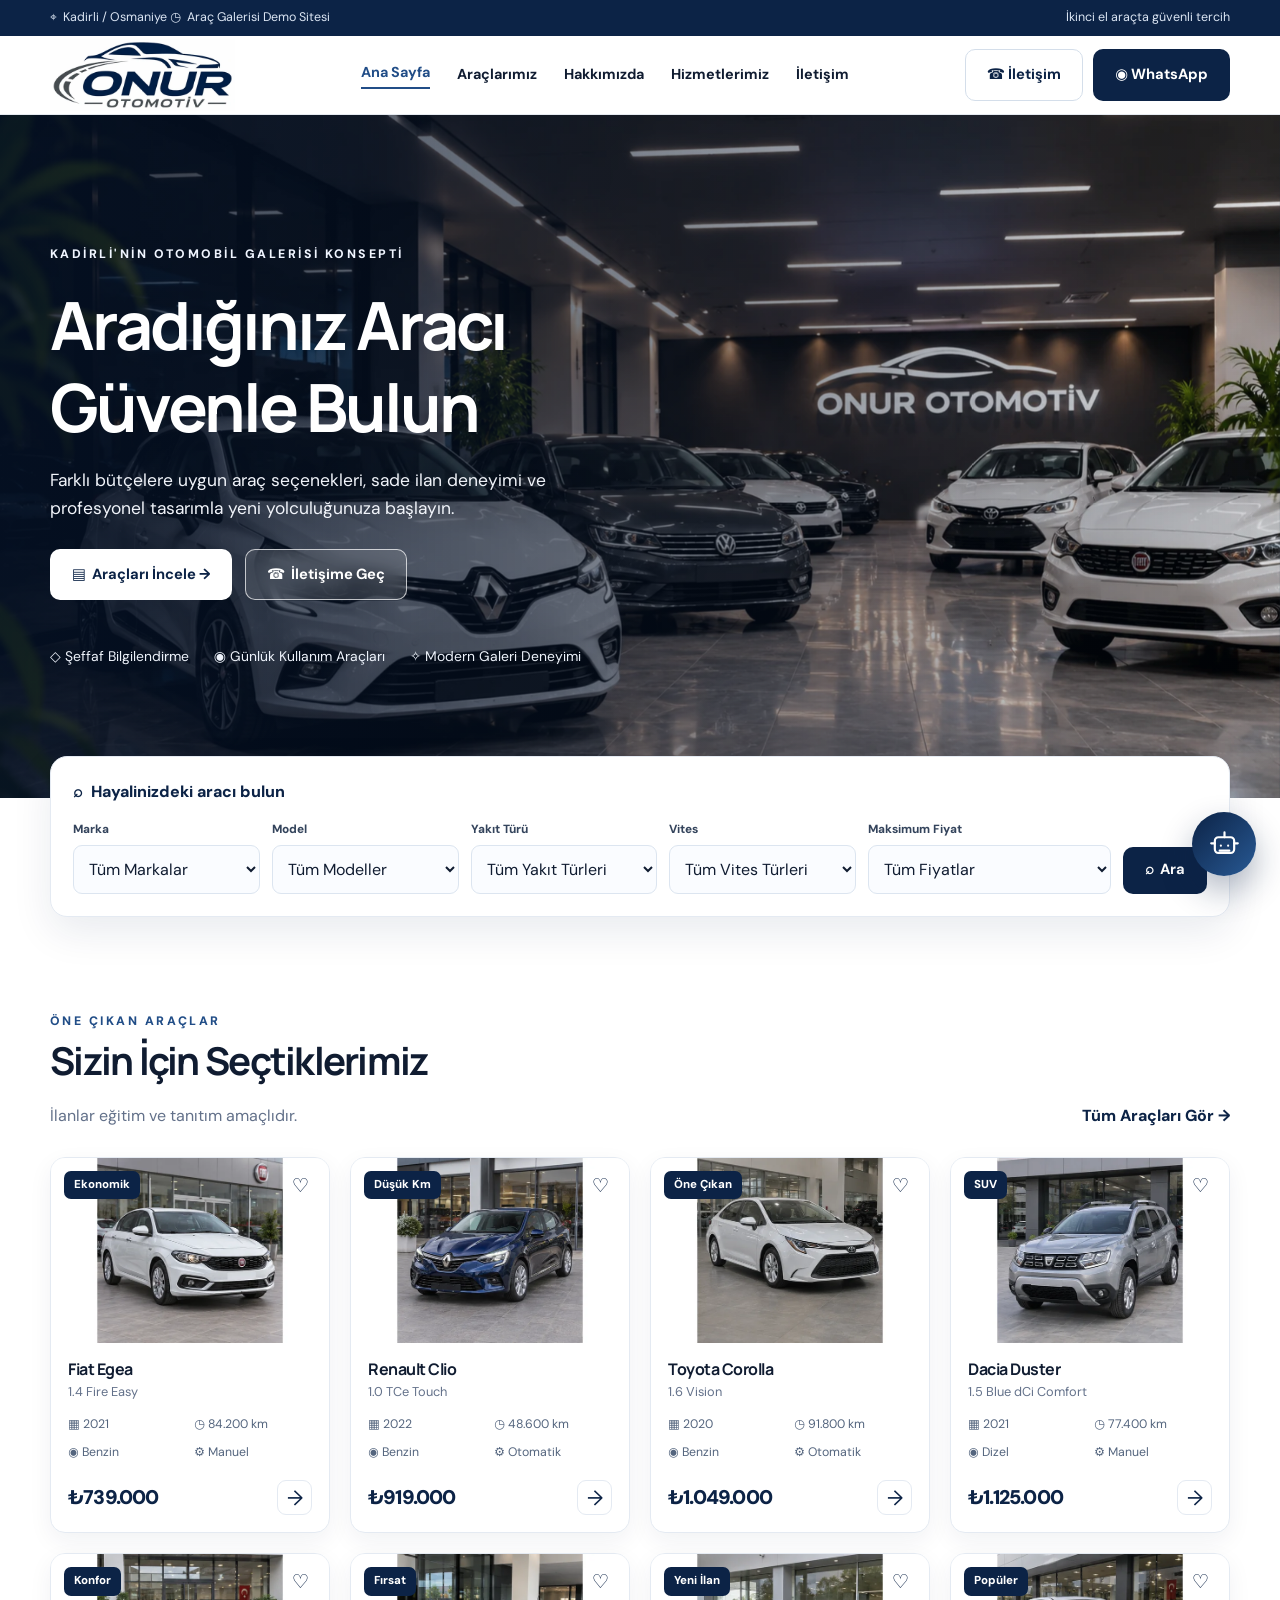
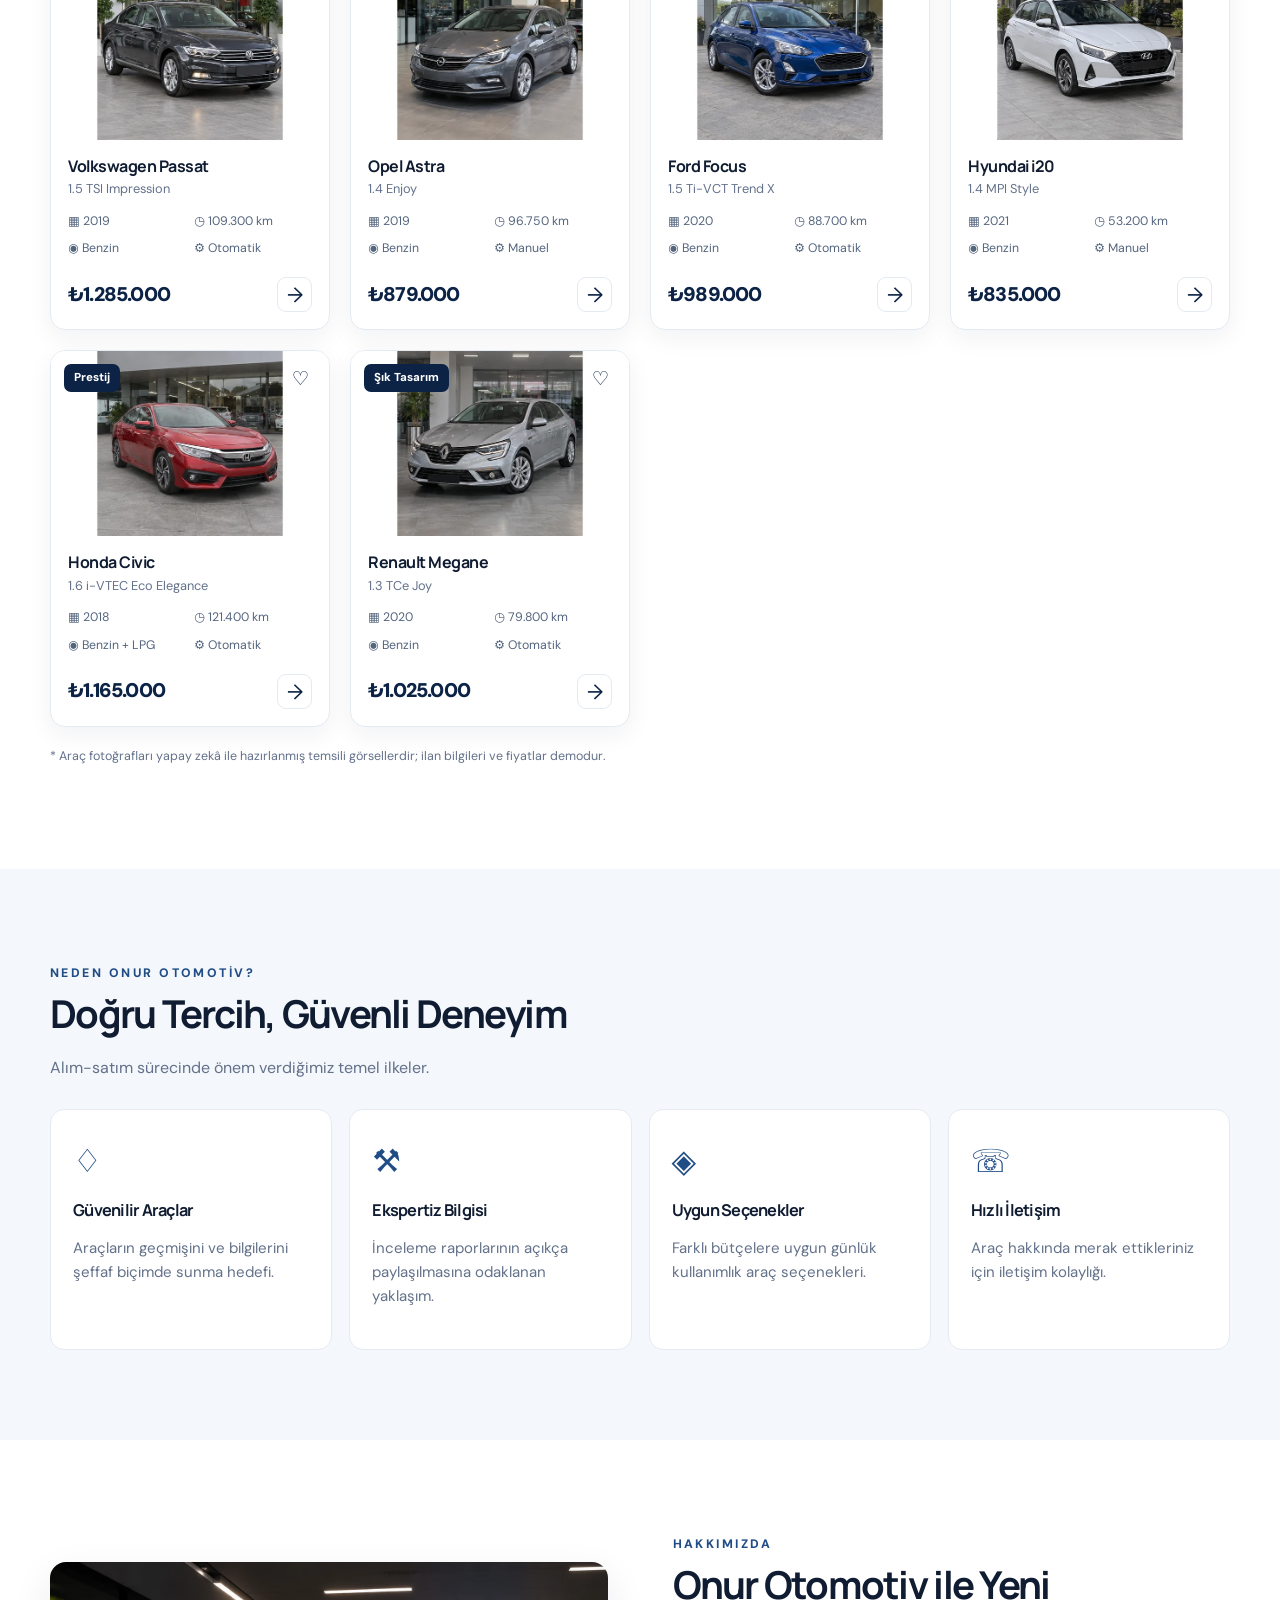
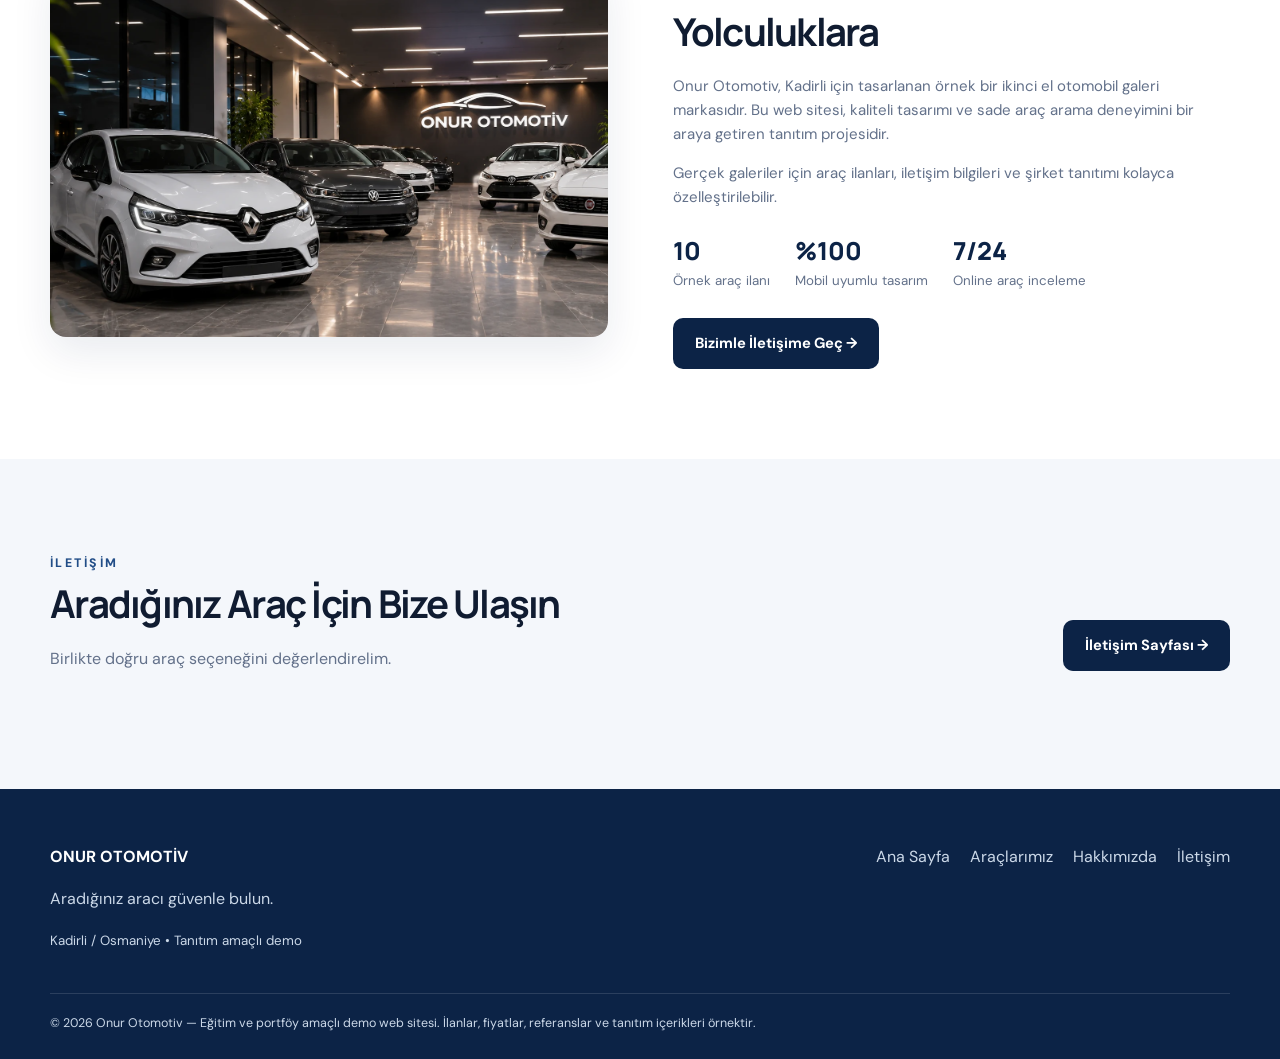
<file: onur-otomotiv/index.html>
<!doctype html>
<!DOCTYPE html>

<!DOCTYPE html>

<!DOCTYPE html>

<html lang="tr"><head><title>Onur Otomotiv | Kadirli İkinci El Araçlar</title><meta content="Onur Otomotiv Kadirli ikinci el araç galerisi demosu: Fiat Egea, Renault Clio, Toyota Corolla ve daha fazla örnek ilanı inceleyin, fiyat ve modele göre filtreleyin." name="description"/><meta charset="utf-8"/><meta content="width=device-width,initial-scale=1" name="viewport"/><meta content="#0c2346" name="theme-color"/><meta content="light" name="color-scheme"/><meta content="index,follow" name="robots"/><link href="assets/favicon.png" rel="icon" sizes="64x64" type="image/png"/><link href="https://fonts.googleapis.com" rel="preconnect"/><link crossorigin="" href="https://fonts.gstatic.com" rel="preconnect"/><link as="image" fetchpriority="high" href="assets/showroom.webp" rel="preload" type="image/webp"/><link href="style.css" rel="stylesheet"/><link href="chatbot.css" rel="stylesheet"/><link href="assets/apple-touch-icon.png" rel="apple-touch-icon"/><style id="onur-hero-slideshow">/* Yalnizca ana sayfanin galeri arka plani: metin ve butonlar sabittir. */
.hero-slides{position:absolute;inset:0;overflow:hidden;z-index:0;pointer-events:none}
.hero-slides .hero-slide{position:absolute;inset:0;width:100%;height:100%;opacity:0;transform:scale(1.045);transition:opacity 1.55s ease-in-out,transform 7.2s ease-out;will-change:opacity,transform}
.hero-slides .hero-slide.is-active{opacity:1;transform:scale(1)}
.hero-slides .hero-slide img{display:block;width:100%;height:100%;object-fit:cover;object-position:center center}
.hero-slides .hero-slide:first-child{z-index:1}
.hero-slides .hero-slide:not(:first-child){z-index:2}
.hero-slides .hero-slide.is-active{z-index:3}
.hero:after{z-index:4}
.hero .hero-content{z-index:5}
@media(max-width:700px){.hero-slides .hero-slide img{object-position:56% center}}
@media(prefers-reduced-motion:reduce){.hero-slides .hero-slide{transition:none;transform:none!important}.hero-slides .hero-slide:not(:first-child){display:none}}
</style></head><body><div class="topbar"><div class="container topbar-inner"><span>⌖  Kadirli / Osmaniye <span>◷  Araç Galerisi Demo Sitesi</span></span><span>İkinci el araçta güvenli tercih</span></div></div>
<header class="header"><div class="container nav"><a aria-label="Onur Otomotiv ana sayfa" class="brand" href="index.html"><img alt="Onur Otomotiv logosu" height="72" src="assets/onur-logo.webp" width="185"/></a><nav aria-label="Ana menü" class="links" id="main-links"><a class="active" data-page="index" href="index.html">Ana Sayfa</a><a data-page="araclar" href="araclar.html">Araçlarımız</a><a href="index.html#hakkimizda">Hakkımızda</a><a href="index.html#hizmetler">Hizmetlerimiz</a><a data-page="iletisim" href="iletisim.html">İletişim</a></nav><div class="nav-actions"><a class="btn btn-outline" data-phone="" href="iletisim.html">☎ İletişim</a><a class="btn btn-primary" data-whatsapp="" href="iletisim.html">◉ WhatsApp</a></div><button aria-controls="main-links" aria-expanded="false" aria-label="Menüyü aç" class="menu-btn" id="menu-toggle" type="button">☰</button></div></header><main><section aria-label="Onur Otomotiv galeri tanıtımı" class="hero"><div aria-hidden="true" class="hero-slides"><picture class="hero-picture hero-slide is-active" data-slide="0"><source media="(max-width: 700px)" srcset="assets/showroom-mobile.webp" type="image/webp"/><img alt="Fiat Egea, Renault Clio ve Toyota Corolla gibi günlük araçların yer aldığı temsili galeri fotoğrafı" class="hero-poster" decoding="async" fetchpriority="high" height="941" src="assets/showroom.webp" width="1672"/></picture><picture class="hero-picture hero-slide" data-slide="1"><source media="(max-width: 700px)" srcset="assets/showroom-slide-2-mobile.webp" type="image/webp"/><img alt="" class="hero-poster" decoding="async" height="1080" loading="lazy" src="assets/showroom-slide-2.webp" width="1920"/></picture><picture class="hero-picture hero-slide" data-slide="2"><source media="(max-width: 700px)" srcset="assets/showroom-slide-3-mobile.webp" type="image/webp"/><img alt="" class="hero-poster" decoding="async" height="1080" loading="lazy" src="assets/showroom-slide-3.webp" width="1920"/></picture></div><div class="container hero-content"><span class="eyebrow">Kadirli'nin otomobil galerisi konsepti</span><h1>Aradığınız Aracı<br/><span>Güvenle Bulun</span></h1><p>Farklı bütçelere uygun araç seçenekleri, sade ilan deneyimi ve profesyonel tasarımla yeni yolculuğunuza başlayın.</p><div class="hero-actions"><a class="btn btn-white" href="araclar.html">▤  Araçları İncele →</a><a class="btn btn-glass" href="iletisim.html">☎  İletişime Geç</a></div><div class="hero-mini"><span>◇ Şeffaf Bilgilendirme</span><span>◉ Günlük Kullanım Araçları</span><span>✧ Modern Galeri Deneyimi</span></div></div></section><div class="container search-wrap"><form aria-label="Araç arama" class="search-box" id="hero-search"><p class="search-heading">⌕  Hayalinizdeki aracı bulun</p><div class="search-grid"><div class="field"><label for="home-brand">Marka</label><select id="home-brand" name="brand"></select></div><div class="field"><label for="home-model">Model</label><select id="home-model" name="model"></select></div><div class="field"><label for="home-fuel">Yakıt Türü</label><select id="home-fuel" name="fuel"></select></div><div class="field"><label for="home-gear">Vites</label><select id="home-gear" name="gear"></select></div><div class="field"><label for="home-price">Maksimum Fiyat</label><select id="home-price" name="maxPrice"><option value="">Tüm Fiyatlar</option><option value="800000">800.000 ₺</option><option value="1000000">1.000.000 ₺</option><option value="1200000">1.200.000 ₺</option></select></div><button class="btn btn-primary" type="submit">⌕  Ara</button></div></form></div><section class="section" id="one-cikanlar"><div class="container"><div class="section-head reveal"><div><span class="eyebrow">Öne Çıkan Araçlar</span><h2>Sizin İçin Seçtiklerimiz</h2><p>İlanlar eğitim ve tanıtım amaçlıdır.</p></div><a class="text-link" href="araclar.html">Tüm Araçları Gör →</a></div><div class="cards" id="featured-cars"><article class="car-card reveal"><div class="car-image"><a aria-label="Fiat Egea detayları" class="car-image-link" href="arac-fiat-egea-2021.html"><img alt="2021 Fiat Egea 1.4 Fire Easy ön görünüm" decoding="async" height="427" loading="lazy" sizes="(max-width:520px) calc(100vw - 36px), (max-width:780px) 48vw, (max-width:1140px) 33vw, 285px" src="assets/cars/fiat-egea-white-front-640.webp" srcset="assets/cars/fiat-egea-white-front-640.webp 640w, assets/cars/fiat-egea-white-front-1536.webp 1536w" width="640"/></a><span class="pill">Ekonomik</span><button aria-label="Favorilere ekle" aria-pressed="false" class="fav" data-fav="fiat-egea-2021" type="button">♡</button></div><div class="car-info"><h3><a href="arac-fiat-egea-2021.html">Fiat Egea</a></h3><p class="trim">1.4 Fire Easy</p><div class="specs"><span>▦ 2021</span><span>◷ 84.200 km</span><span>◉ Benzin</span><span>⚙ Manuel</span></div><div class="car-bottom"><strong class="price">₺739.000</strong><a aria-label="Araç detayını aç" class="round-link" href="arac-fiat-egea-2021.html">→</a></div></div></article><article class="car-card reveal"><div class="car-image"><a aria-label="Renault Clio detayları" class="car-image-link" href="arac-renault-clio-2022.html"><img alt="2022 Renault Clio 1.0 TCe Touch ön görünüm" decoding="async" height="427" loading="lazy" sizes="(max-width:520px) calc(100vw - 36px), (max-width:780px) 48vw, (max-width:1140px) 33vw, 285px" src="assets/cars/renault-clio-blue-front-640.webp" srcset="assets/cars/renault-clio-blue-front-640.webp 640w, assets/cars/renault-clio-blue-front-1536.webp 1536w" width="640"/></a><span class="pill">Düşük Km</span><button aria-label="Favorilere ekle" aria-pressed="false" class="fav" data-fav="renault-clio-2022" type="button">♡</button></div><div class="car-info"><h3><a href="arac-renault-clio-2022.html">Renault Clio</a></h3><p class="trim">1.0 TCe Touch</p><div class="specs"><span>▦ 2022</span><span>◷ 48.600 km</span><span>◉ Benzin</span><span>⚙ Otomatik</span></div><div class="car-bottom"><strong class="price">₺919.000</strong><a aria-label="Araç detayını aç" class="round-link" href="arac-renault-clio-2022.html">→</a></div></div></article><article class="car-card reveal"><div class="car-image"><a aria-label="Toyota Corolla detayları" class="car-image-link" href="arac-toyota-corolla-2020.html"><img alt="2020 Toyota Corolla 1.6 Vision ön görünüm" decoding="async" height="427" loading="lazy" sizes="(max-width:520px) calc(100vw - 36px), (max-width:780px) 48vw, (max-width:1140px) 33vw, 285px" src="assets/cars/toyota-corolla-white-front-640.webp" srcset="assets/cars/toyota-corolla-white-front-640.webp 640w, assets/cars/toyota-corolla-white-front-1536.webp 1536w" width="640"/></a><span class="pill">Öne Çıkan</span><button aria-label="Favorilere ekle" aria-pressed="false" class="fav" data-fav="toyota-corolla-2020" type="button">♡</button></div><div class="car-info"><h3><a href="arac-toyota-corolla-2020.html">Toyota Corolla</a></h3><p class="trim">1.6 Vision</p><div class="specs"><span>▦ 2020</span><span>◷ 91.800 km</span><span>◉ Benzin</span><span>⚙ Otomatik</span></div><div class="car-bottom"><strong class="price">₺1.049.000</strong><a aria-label="Araç detayını aç" class="round-link" href="arac-toyota-corolla-2020.html">→</a></div></div></article><article class="car-card reveal"><div class="car-image"><a aria-label="Dacia Duster detayları" class="car-image-link" href="arac-dacia-duster-2021.html"><img alt="2021 Dacia Duster 1.5 Blue dCi Comfort ön görünüm" decoding="async" height="427" loading="lazy" sizes="(max-width:520px) calc(100vw - 36px), (max-width:780px) 48vw, (max-width:1140px) 33vw, 285px" src="assets/cars/dacia-duster-silver-front-640.webp" srcset="assets/cars/dacia-duster-silver-front-640.webp 640w, assets/cars/dacia-duster-silver-front-1536.webp 1536w" width="640"/></a><span class="pill">SUV</span><button aria-label="Favorilere ekle" aria-pressed="false" class="fav" data-fav="dacia-duster-2021" type="button">♡</button></div><div class="car-info"><h3><a href="arac-dacia-duster-2021.html">Dacia Duster</a></h3><p class="trim">1.5 Blue dCi Comfort</p><div class="specs"><span>▦ 2021</span><span>◷ 77.400 km</span><span>◉ Dizel</span><span>⚙ Manuel</span></div><div class="car-bottom"><strong class="price">₺1.125.000</strong><a aria-label="Araç detayını aç" class="round-link" href="arac-dacia-duster-2021.html">→</a></div></div></article><article class="car-card reveal"><div class="car-image"><a aria-label="Volkswagen Passat detayları" class="car-image-link" href="arac-volkswagen-passat-2019.html"><img alt="2019 Volkswagen Passat 1.5 TSI Impression ön görünüm" decoding="async" height="427" loading="lazy" sizes="(max-width:520px) calc(100vw - 36px), (max-width:780px) 48vw, (max-width:1140px) 33vw, 285px" src="assets/cars/volkswagen-passat-gray-front-640.webp" srcset="assets/cars/volkswagen-passat-gray-front-640.webp 640w, assets/cars/volkswagen-passat-gray-front-1536.webp 1536w" width="640"/></a><span class="pill">Konfor</span><button aria-label="Favorilere ekle" aria-pressed="false" class="fav" data-fav="volkswagen-passat-2019" type="button">♡</button></div><div class="car-info"><h3><a href="arac-volkswagen-passat-2019.html">Volkswagen Passat</a></h3><p class="trim">1.5 TSI Impression</p><div class="specs"><span>▦ 2019</span><span>◷ 109.300 km</span><span>◉ Benzin</span><span>⚙ Otomatik</span></div><div class="car-bottom"><strong class="price">₺1.285.000</strong><a aria-label="Araç detayını aç" class="round-link" href="arac-volkswagen-passat-2019.html">→</a></div></div></article><article class="car-card reveal"><div class="car-image"><a aria-label="Opel Astra detayları" class="car-image-link" href="arac-opel-astra-2019.html"><img alt="2019 Opel Astra 1.4 Enjoy ön görünüm" decoding="async" height="427" loading="lazy" sizes="(max-width:520px) calc(100vw - 36px), (max-width:780px) 48vw, (max-width:1140px) 33vw, 285px" src="assets/cars/opel-astra-gray-front-640.webp" srcset="assets/cars/opel-astra-gray-front-640.webp 640w, assets/cars/opel-astra-gray-front-1536.webp 1536w" width="640"/></a><span class="pill">Fırsat</span><button aria-label="Favorilere ekle" aria-pressed="false" class="fav" data-fav="opel-astra-2019" type="button">♡</button></div><div class="car-info"><h3><a href="arac-opel-astra-2019.html">Opel Astra</a></h3><p class="trim">1.4 Enjoy</p><div class="specs"><span>▦ 2019</span><span>◷ 96.750 km</span><span>◉ Benzin</span><span>⚙ Manuel</span></div><div class="car-bottom"><strong class="price">₺879.000</strong><a aria-label="Araç detayını aç" class="round-link" href="arac-opel-astra-2019.html">→</a></div></div></article><article class="car-card reveal"><div class="car-image"><a aria-label="Ford Focus detayları" class="car-image-link" href="arac-ford-focus-2020.html"><img alt="2020 Ford Focus 1.5 Ti-VCT Trend X ön görünüm" decoding="async" height="427" loading="lazy" sizes="(max-width:520px) calc(100vw - 36px), (max-width:780px) 48vw, (max-width:1140px) 33vw, 285px" src="assets/cars/ford-focus-blue-front-640.webp" srcset="assets/cars/ford-focus-blue-front-640.webp 640w, assets/cars/ford-focus-blue-front-1536.webp 1536w" width="640"/></a><span class="pill">Yeni İlan</span><button aria-label="Favorilere ekle" aria-pressed="false" class="fav" data-fav="ford-focus-2020" type="button">♡</button></div><div class="car-info"><h3><a href="arac-ford-focus-2020.html">Ford Focus</a></h3><p class="trim">1.5 Ti-VCT Trend X</p><div class="specs"><span>▦ 2020</span><span>◷ 88.700 km</span><span>◉ Benzin</span><span>⚙ Otomatik</span></div><div class="car-bottom"><strong class="price">₺989.000</strong><a aria-label="Araç detayını aç" class="round-link" href="arac-ford-focus-2020.html">→</a></div></div></article><article class="car-card reveal"><div class="car-image"><a aria-label="Hyundai i20 detayları" class="car-image-link" href="arac-hyundai-i20-2021.html"><img alt="2021 Hyundai i20 1.4 MPI Style ön görünüm" decoding="async" height="427" loading="lazy" sizes="(max-width:520px) calc(100vw - 36px), (max-width:780px) 48vw, (max-width:1140px) 33vw, 285px" src="assets/cars/hyundai-i20-white-front-640.webp" srcset="assets/cars/hyundai-i20-white-front-640.webp 640w, assets/cars/hyundai-i20-white-front-1536.webp 1536w" width="640"/></a><span class="pill">Popüler</span><button aria-label="Favorilere ekle" aria-pressed="false" class="fav" data-fav="hyundai-i20-2021" type="button">♡</button></div><div class="car-info"><h3><a href="arac-hyundai-i20-2021.html">Hyundai i20</a></h3><p class="trim">1.4 MPI Style</p><div class="specs"><span>▦ 2021</span><span>◷ 53.200 km</span><span>◉ Benzin</span><span>⚙ Manuel</span></div><div class="car-bottom"><strong class="price">₺835.000</strong><a aria-label="Araç detayını aç" class="round-link" href="arac-hyundai-i20-2021.html">→</a></div></div></article><article class="car-card reveal"><div class="car-image"><a aria-label="Honda Civic detayları" class="car-image-link" href="arac-honda-civic-2018.html"><img alt="2018 Honda Civic 1.6 i-VTEC Eco Elegance ön görünüm" decoding="async" height="427" loading="lazy" sizes="(max-width:520px) calc(100vw - 36px), (max-width:780px) 48vw, (max-width:1140px) 33vw, 285px" src="assets/cars/honda-civic-red-front-640.webp" srcset="assets/cars/honda-civic-red-front-640.webp 640w, assets/cars/honda-civic-red-front-1536.webp 1536w" width="640"/></a><span class="pill">Prestij</span><button aria-label="Favorilere ekle" aria-pressed="false" class="fav" data-fav="honda-civic-2018" type="button">♡</button></div><div class="car-info"><h3><a href="arac-honda-civic-2018.html">Honda Civic</a></h3><p class="trim">1.6 i-VTEC Eco Elegance</p><div class="specs"><span>▦ 2018</span><span>◷ 121.400 km</span><span>◉ Benzin + LPG</span><span>⚙ Otomatik</span></div><div class="car-bottom"><strong class="price">₺1.165.000</strong><a aria-label="Araç detayını aç" class="round-link" href="arac-honda-civic-2018.html">→</a></div></div></article><article class="car-card reveal"><div class="car-image"><a aria-label="Renault Megane detayları" class="car-image-link" href="arac-renault-megane-2020.html"><img alt="2020 Renault Megane 1.3 TCe Joy ön görünüm" decoding="async" height="427" loading="lazy" sizes="(max-width:520px) calc(100vw - 36px), (max-width:780px) 48vw, (max-width:1140px) 33vw, 285px" src="assets/cars/renault-megane-silver-front-640.webp" srcset="assets/cars/renault-megane-silver-front-640.webp 640w, assets/cars/renault-megane-silver-front-1536.webp 1536w" width="640"/></a><span class="pill">Şık Tasarım</span><button aria-label="Favorilere ekle" aria-pressed="false" class="fav" data-fav="renault-megane-2020" type="button">♡</button></div><div class="car-info"><h3><a href="arac-renault-megane-2020.html">Renault Megane</a></h3><p class="trim">1.3 TCe Joy</p><div class="specs"><span>▦ 2020</span><span>◷ 79.800 km</span><span>◉ Benzin</span><span>⚙ Otomatik</span></div><div class="car-bottom"><strong class="price">₺1.025.000</strong><a aria-label="Araç detayını aç" class="round-link" href="arac-renault-megane-2020.html">→</a></div></div></article></div><p class="form-message" style="margin-top:20px">* Araç fotoğrafları yapay zekâ ile hazırlanmış temsili görsellerdir; ilan bilgileri ve fiyatlar demodur.</p></div></section><section class="section soft" id="hizmetler"><div class="container"><div class="section-head reveal"><div><span class="eyebrow">Neden Onur Otomotiv?</span><h2>Doğru Tercih, Güvenli Deneyim</h2><p>Alım-satım sürecinde önem verdiğimiz temel ilkeler.</p></div></div><div class="benefits"><article class="benefit reveal"><div class="symbol">♢</div><h3>Güvenilir Araçlar</h3><p>Araçların geçmişini ve bilgilerini şeffaf biçimde sunma hedefi.</p></article><article class="benefit reveal"><div class="symbol">⚒</div><h3>Ekspertiz Bilgisi</h3><p>İnceleme raporlarının açıkça paylaşılmasına odaklanan yaklaşım.</p></article><article class="benefit reveal"><div class="symbol">◈</div><h3>Uygun Seçenekler</h3><p>Farklı bütçelere uygun günlük kullanımlık araç seçenekleri.</p></article><article class="benefit reveal"><div class="symbol">☏</div><h3>Hızlı İletişim</h3><p>Araç hakkında merak ettikleriniz için iletişim kolaylığı.</p></article></div></div></section><section class="section" id="hakkimizda"><div class="container about-grid"><img alt="Onur Otomotiv demo otomobil galeri iç görünümü" class="about-image reveal" decoding="async" height="941" loading="lazy" src="assets/showroom.webp" width="1672"/><div class="about-copy reveal"><span class="eyebrow">Hakkımızda</span><h2>Onur Otomotiv ile Yeni Yolculuklara</h2><p>Onur Otomotiv, Kadirli için tasarlanan örnek bir ikinci el otomobil galeri markasıdır. Bu web sitesi, kaliteli tasarımı ve sade araç arama deneyimini bir araya getiren tanıtım projesidir.</p><p>Gerçek galeriler için araç ilanları, iletişim bilgileri ve şirket tanıtımı kolayca özelleştirilebilir.</p><div class="stats"><div class="stat"><strong><span id="sample-count">10</span></strong><small>Örnek araç ilanı</small></div><div class="stat"><strong>%100</strong><small>Mobil uyumlu tasarım</small></div><div class="stat"><strong>7/24</strong><small>Online araç inceleme</small></div></div><a class="btn btn-primary" href="iletisim.html">Bizimle İletişime Geç →</a></div></div></section><section class="section soft"><div class="container section-head reveal"><div><span class="eyebrow">İletişim</span><h2>Aradığınız Araç İçin Bize Ulaşın</h2><p>Birlikte doğru araç seçeneğini değerlendirelim.</p></div><a class="btn btn-primary" href="iletisim.html">İletişim Sayfası →</a></div></section></main><footer class="footer"><div class="container"><div class="footer-grid"><div><strong>ONUR OTOMOTİV</strong><p>Aradığınız aracı güvenle bulun.</p><small>Kadirli / Osmaniye • Tanıtım amaçlı demo</small></div><nav aria-label="Alt menü" class="footer-links"><a href="index.html">Ana Sayfa</a><a href="araclar.html">Araçlarımız</a><a href="index.html#hakkimizda">Hakkımızda</a><a href="iletisim.html">İletişim</a></nav></div><div class="copyright">© 2026 Onur Otomotiv — Eğitim ve portföy amaçlı demo web sitesi. İlanlar, fiyatlar, referanslar ve tanıtım içerikleri örnektir.</div></div></footer><script defer="" src="data.js"></script><script defer="" src="app.js"></script><div class="chatbot" id="onur-chatbot"><button aria-controls="onur-chat-panel" aria-expanded="false" aria-label="Onur Asistan sohbetini aç" class="chat-launch" type="button"><svg aria-hidden="true" viewbox="0 0 24 24"><rect height="13" rx="3" width="16" x="4" y="6"></rect><path d="M12 2v4M9 13h.01M15 13h.01M8 17h8M1 11h3M20 11h3"></path></svg></button><section aria-label="Onur Asistan sohbet penceresi" class="chat-panel" hidden="" id="onur-chat-panel" role="dialog"><div class="chat-header"><div aria-hidden="true" class="chat-avatar"><svg viewbox="0 0 24 24"><rect height="13" rx="3" width="16" x="4" y="6"></rect><path d="M12 2v4M9 13h.01M15 13h.01M8 17h8"></path></svg></div><div class="chat-header-title"><strong>Onur Asistan</strong><small>Akıllı araç danışmanı · Demo</small></div><button aria-label="Sohbeti kapat" class="chat-close" type="button">×</button></div><div aria-label="Sohbet mesajları" aria-live="off" class="chat-messages" role="log"></div><div aria-label="Örnek sorular" class="chat-suggestions"></div><form class="chat-compose"><label class="sr-only" for="chat-text-input">Mesajınızı yazın</label><input autocomplete="off" class="chat-input" id="chat-text-input" maxlength="500" placeholder="Sorunuzu buraya yazın..." required="" type="text"/><button aria-label="Mesajı gönder" type="submit"><svg aria-hidden="true" viewbox="0 0 24 24"><path d="m3 11 18-8-8 18-2-8-8-2Z"></path><path d="m11 13 10-10"></path></svg></button></form><span aria-live="polite" class="chat-live"></span></section></div><script defer="True" src="chatbot.js"></script><script id="onur-hero-slideshow-script">/* Otomatik galeri gecisi: gosterge noktasi ve oynatma dugmesi yok. */
(()=>{
  const slides=Array.from(document.querySelectorAll('.hero-slides .hero-slide'));
  if(slides.length<2 || window.matchMedia('(prefers-reduced-motion: reduce)').matches) return;
  let current=0;
  window.setInterval(()=>{
    const next=(current+1)%slides.length;
    slides[next].classList.add('is-active');
    slides[current].classList.remove('is-active');
    current=next;
  },5000);
})();</script></body></html>
</file>
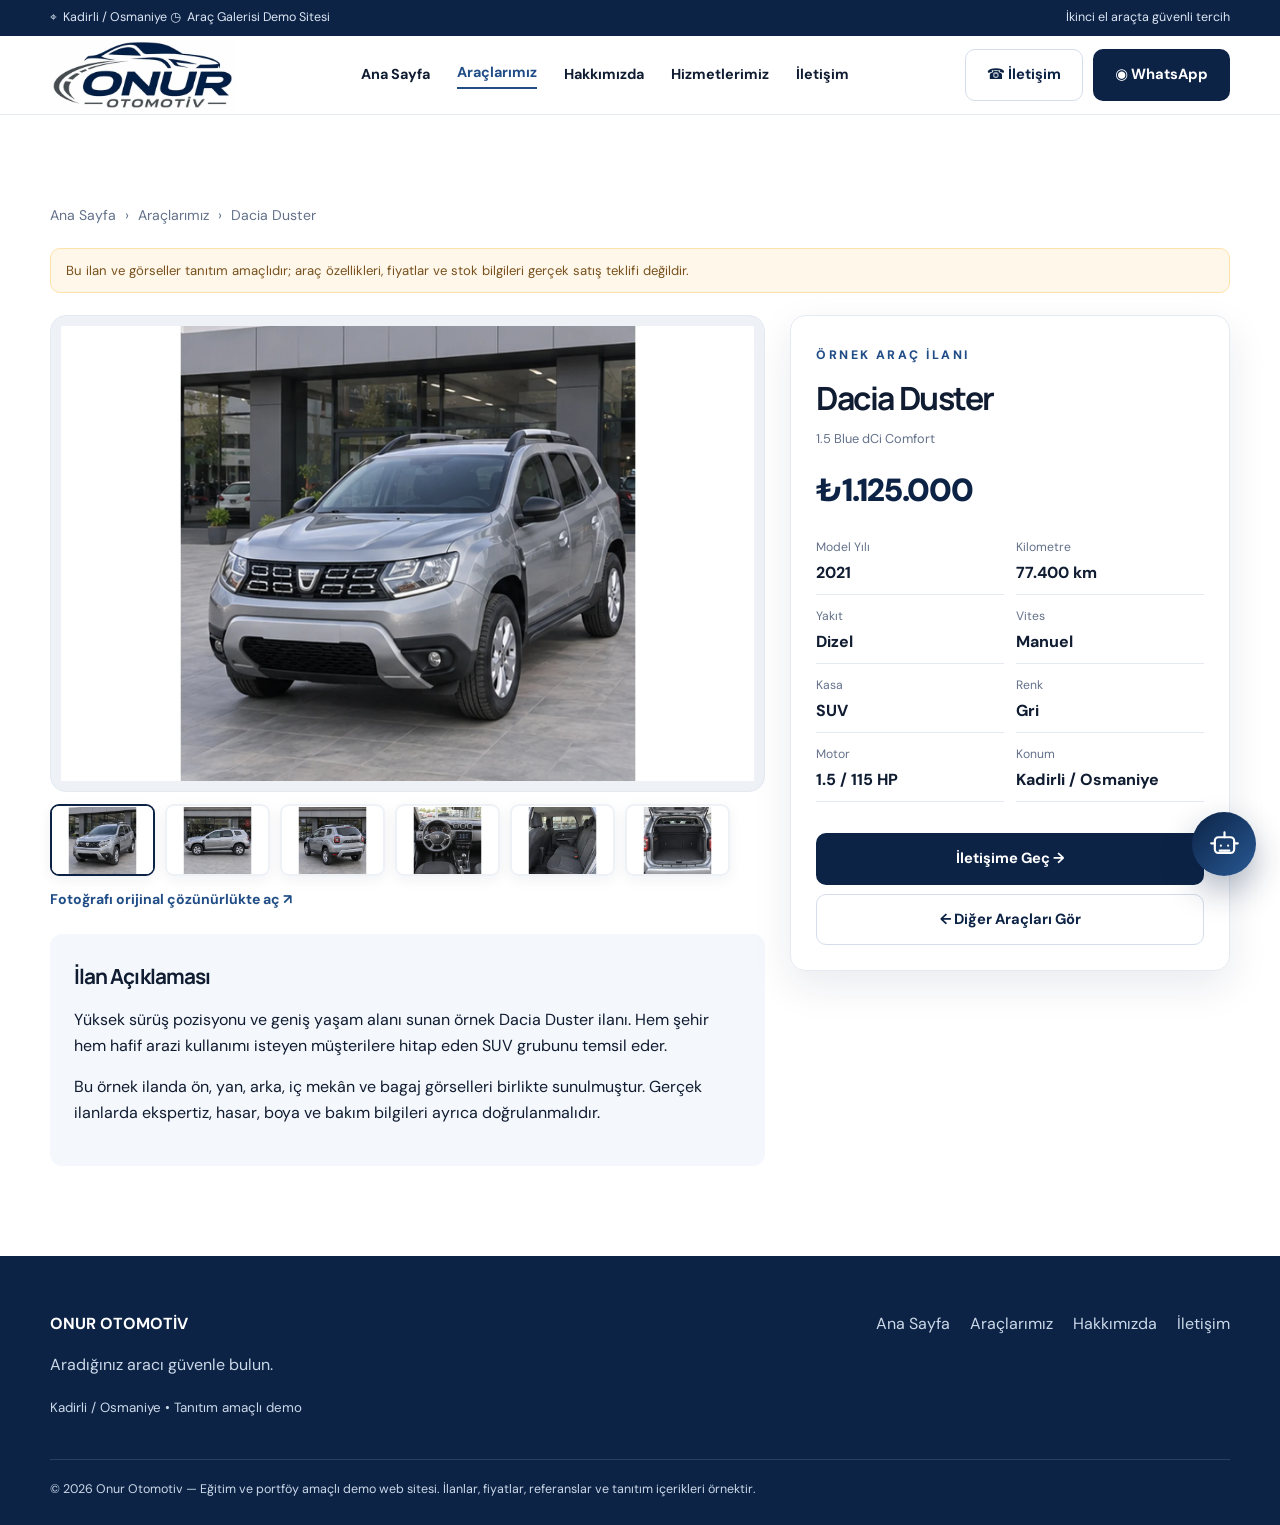
<file: onur-otomotiv/arac-dacia-duster-2021.html>
<!doctype html>
<!DOCTYPE html>

<!DOCTYPE html>

<!DOCTYPE html>

<html lang="tr"><head><title>2021 Dacia Duster 1.5 Blue dCi Comfort | Onur Otomotiv</title><meta content="2021 Dacia Duster 1.5 Blue dCi Comfort, 77.400 km, Dizel, Manuel. Onur Otomotiv Kadirli örnek araç ilanı." name="description"/><meta charset="utf-8"/><meta content="width=device-width,initial-scale=1" name="viewport"/><meta content="#0c2346" name="theme-color"/><meta content="light" name="color-scheme"/><meta content="noindex,follow" name="robots"/><link href="assets/favicon.png" rel="icon" sizes="64x64" type="image/png"/><link href="https://fonts.googleapis.com" rel="preconnect"/><link crossorigin="" href="https://fonts.gstatic.com" rel="preconnect"/><link href="style.css" rel="stylesheet"/><link href="chatbot.css" rel="stylesheet"/><link href="assets/apple-touch-icon.png" rel="apple-touch-icon"/></head><body><div class="topbar"><div class="container topbar-inner"><span>⌖  Kadirli / Osmaniye <span>◷  Araç Galerisi Demo Sitesi</span></span><span>İkinci el araçta güvenli tercih</span></div></div>
<header class="header"><div class="container nav"><a aria-label="Onur Otomotiv ana sayfa" class="brand" href="index.html"><img alt="Onur Otomotiv logosu" height="72" src="assets/onur-logo.webp" width="185"/></a><nav aria-label="Ana menü" class="links" id="main-links"><a data-page="index" href="index.html">Ana Sayfa</a><a class="active" data-page="araclar" href="araclar.html">Araçlarımız</a><a href="index.html#hakkimizda">Hakkımızda</a><a href="index.html#hizmetler">Hizmetlerimiz</a><a data-page="iletisim" href="iletisim.html">İletişim</a></nav><div class="nav-actions"><a class="btn btn-outline" data-phone="" href="iletisim.html">☎ İletişim</a><a class="btn btn-primary" data-whatsapp="" href="iletisim.html">◉ WhatsApp</a></div><button aria-controls="main-links" aria-expanded="false" aria-label="Menüyü aç" class="menu-btn" id="menu-toggle" type="button">☰</button></div></header><main><section class="section"><div class="container" data-car-id="dacia-duster-2021" id="detail-root"><nav aria-label="Sayfa yolu" class="breadcrumbs"><a href="index.html">Ana Sayfa</a><span>›</span><a href="araclar.html">Araçlarımız</a><span>›</span><span aria-current="page">Dacia Duster</span></nav>
<div class="demo-notice">Bu ilan ve görseller tanıtım amaçlıdır; araç özellikleri, fiyatlar ve stok bilgileri gerçek satış teklifi değildir.</div>
<div class="detail-grid">
<section aria-label="Dacia Duster araç fotoğrafları" class="detail-gallery">
<div class="main-photo-wrap"><img alt="2021 Dacia Duster 1.5 Blue dCi Comfort ön görünüm" class="main-photo" decoding="async" fetchpriority="high" height="1024" id="big-car-photo" src="assets/cars/dacia-duster-silver-front-1536.webp" width="1536"/></div>
<div aria-label="Fotoğraf seçimi" class="thumbs"><button aria-label="Ön Görünüm" aria-pressed="true" class="current" data-alt="2021 Dacia Duster 1.5 Blue dCi Comfort ön görünüm" data-photo="assets/cars/dacia-duster-silver-front-1536.webp" type="button"><img alt="" height="80" loading="lazy" src="assets/cars/dacia-duster-silver-front-640.webp" width="120"/></button><button aria-label="Yan Görünüm" aria-pressed="false" data-alt="2021 Dacia Duster 1.5 Blue dCi Comfort yan görünüm" data-photo="assets/cars/dacia-duster-silver-side-1536.webp" type="button"><img alt="" height="80" loading="lazy" src="assets/cars/dacia-duster-silver-side-640.webp" width="120"/></button><button aria-label="Arka Görünüm" aria-pressed="false" data-alt="2021 Dacia Duster 1.5 Blue dCi Comfort arka görünüm" data-photo="assets/cars/dacia-duster-silver-rear-1536.webp" type="button"><img alt="" height="80" loading="lazy" src="assets/cars/dacia-duster-silver-rear-640.webp" width="120"/></button><button aria-label="Ön Konsol" aria-pressed="false" data-alt="2021 Dacia Duster 1.5 Blue dCi Comfort ön konsol" data-photo="assets/cars/dacia-duster-silver-cockpit-1536.webp" type="button"><img alt="" height="80" loading="lazy" src="assets/cars/dacia-duster-silver-cockpit-640.webp" width="120"/></button><button aria-label="Arka Koltuk" aria-pressed="false" data-alt="2021 Dacia Duster 1.5 Blue dCi Comfort arka koltuk" data-photo="assets/cars/dacia-duster-silver-rear-seat-1536.webp" type="button"><img alt="" height="80" loading="lazy" src="assets/cars/dacia-duster-silver-rear-seat-640.webp" width="120"/></button><button aria-label="Bagaj" aria-pressed="false" data-alt="2021 Dacia Duster 1.5 Blue dCi Comfort bagaj" data-photo="assets/cars/dacia-duster-silver-trunk-1536.webp" type="button"><img alt="" height="80" loading="lazy" src="assets/cars/dacia-duster-silver-trunk-640.webp" width="120"/></button></div>
<a class="photo-open" href="assets/cars/dacia-duster-silver-front-1536.webp" id="full-photo-link" rel="noopener noreferrer" target="_blank">Fotoğrafı orijinal çözünürlükte aç ↗</a>
<div class="detail-description"><h2>İlan Açıklaması</h2><p>Yüksek sürüş pozisyonu ve geniş yaşam alanı sunan örnek Dacia Duster ilanı. Hem şehir hem hafif arazi kullanımı isteyen müşterilere hitap eden SUV grubunu temsil eder.</p><p>Bu örnek ilanda ön, yan, arka, iç mekân ve bagaj görselleri birlikte sunulmuştur. Gerçek ilanlarda ekspertiz, hasar, boya ve bakım bilgileri doğrulanmalıdır.</p></div>
</section>
<aside class="detail-box"><span class="eyebrow">Örnek Araç İlanı</span><h1>Dacia Duster</h1><p class="trim">1.5 Blue dCi Comfort</p><strong class="price">₺1.125.000</strong>
<dl class="detail-specs"><div><dt>Model Yılı</dt><dd>2021</dd></div><div><dt>Kilometre</dt><dd>77.400 km</dd></div><div><dt>Yakıt</dt><dd>Dizel</dd></div><div><dt>Vites</dt><dd>Manuel</dd></div><div><dt>Kasa</dt><dd>SUV</dd></div><div><dt>Renk</dt><dd>Gri</dd></div><div><dt>Motor</dt><dd>1.5 / 115 HP</dd></div><div><dt>Konum</dt><dd>Kadirli / Osmaniye</dd></div></dl><a class="btn btn-primary" href="iletisim.html">İletişime Geç →</a><a class="btn btn-outline" href="araclar.html">← Diğer Araçları Gör</a>
</aside></div></div></section></main><footer class="footer"><div class="container"><div class="footer-grid"><div><strong>ONUR OTOMOTİV</strong><p>Aradığınız aracı güvenle bulun.</p><small>Kadirli / Osmaniye • Tanıtım amaçlı demo</small></div><nav aria-label="Alt menü" class="footer-links"><a href="index.html">Ana Sayfa</a><a href="araclar.html">Araçlarımız</a><a href="index.html#hakkimizda">Hakkımızda</a><a href="iletisim.html">İletişim</a></nav></div><div class="copyright">© 2026 Onur Otomotiv — Eğitim ve portföy amaçlı demo web sitesi. İlanlar, fiyatlar, referanslar ve tanıtım içerikleri örnektir.</div></div></footer><script defer="" src="data.js"></script><script defer="" src="app.js"></script><div class="chatbot" id="onur-chatbot"><button aria-controls="onur-chat-panel" aria-expanded="false" aria-label="Onur Asistan sohbetini aç" class="chat-launch" type="button"><svg aria-hidden="true" viewbox="0 0 24 24"><rect height="13" rx="3" width="16" x="4" y="6"></rect><path d="M12 2v4M9 13h.01M15 13h.01M8 17h8M1 11h3M20 11h3"></path></svg></button><section aria-label="Onur Asistan sohbet penceresi" class="chat-panel" hidden="" id="onur-chat-panel" role="dialog"><div class="chat-header"><div aria-hidden="true" class="chat-avatar"><svg viewbox="0 0 24 24"><rect height="13" rx="3" width="16" x="4" y="6"></rect><path d="M12 2v4M9 13h.01M15 13h.01M8 17h8"></path></svg></div><div class="chat-header-title"><strong>Onur Asistan</strong><small>Akıllı araç danışmanı · Demo</small></div><button aria-label="Sohbeti kapat" class="chat-close" type="button">×</button></div><div aria-label="Sohbet mesajları" aria-live="off" class="chat-messages" role="log"></div><div aria-label="Örnek sorular" class="chat-suggestions"></div><form class="chat-compose"><label class="sr-only" for="chat-text-input">Mesajınızı yazın</label><input autocomplete="off" class="chat-input" id="chat-text-input" maxlength="500" placeholder="Sorunuzu buraya yazın..." required="" type="text"/><button aria-label="Mesajı gönder" type="submit"><svg aria-hidden="true" viewbox="0 0 24 24"><path d="m3 11 18-8-8 18-2-8-8-2Z"></path><path d="m11 13 10-10"></path></svg></button></form><span aria-live="polite" class="chat-live"></span></section></div><script defer="True" src="chatbot.js"></script></body></html>
</file>
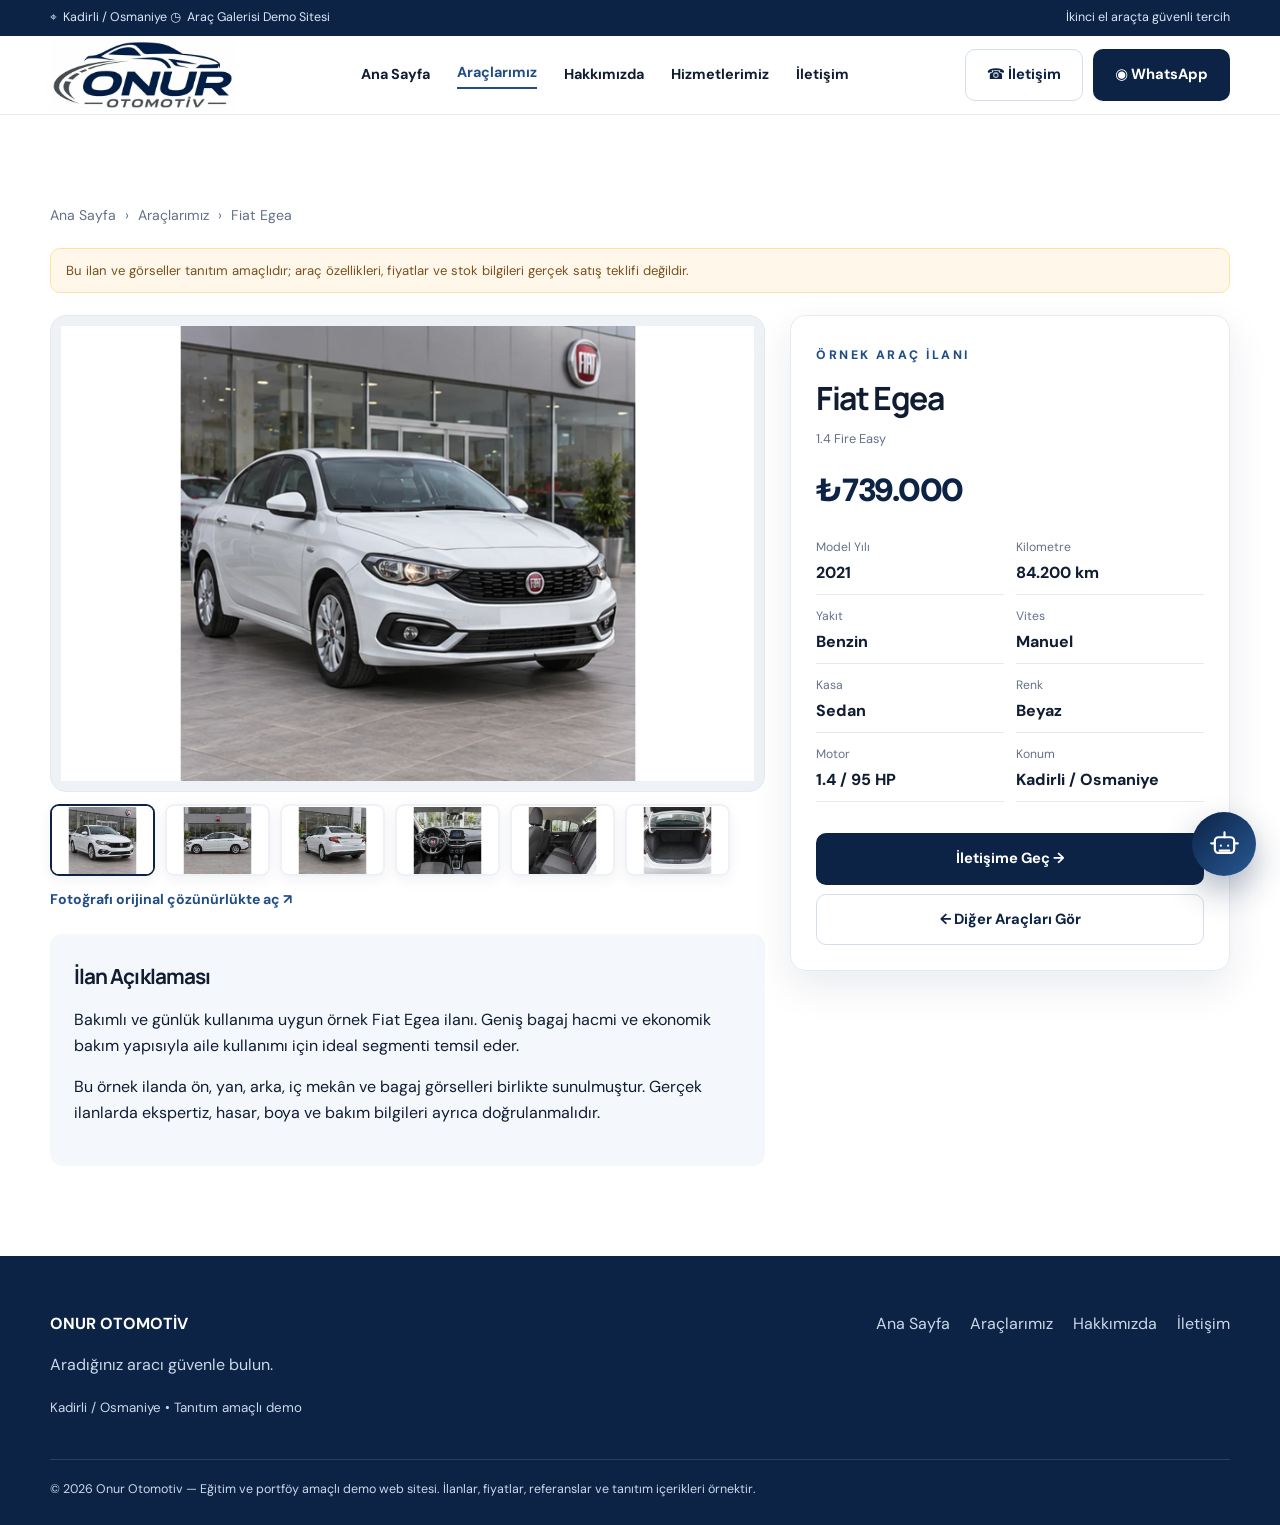
<file: onur-otomotiv/arac-fiat-egea-2021.html>
<!doctype html>
<!DOCTYPE html>

<!DOCTYPE html>

<!DOCTYPE html>

<html lang="tr"><head><title>2021 Fiat Egea 1.4 Fire Easy | Onur Otomotiv</title><meta content="2021 Fiat Egea 1.4 Fire Easy, 84.200 km, Benzin, Manuel. Onur Otomotiv Kadirli örnek araç ilanı." name="description"/><meta charset="utf-8"/><meta content="width=device-width,initial-scale=1" name="viewport"/><meta content="#0c2346" name="theme-color"/><meta content="light" name="color-scheme"/><meta content="noindex,follow" name="robots"/><link href="assets/favicon.png" rel="icon" sizes="64x64" type="image/png"/><link href="https://fonts.googleapis.com" rel="preconnect"/><link crossorigin="" href="https://fonts.gstatic.com" rel="preconnect"/><link href="style.css" rel="stylesheet"/><link href="chatbot.css" rel="stylesheet"/><link href="assets/apple-touch-icon.png" rel="apple-touch-icon"/></head><body><div class="topbar"><div class="container topbar-inner"><span>⌖  Kadirli / Osmaniye <span>◷  Araç Galerisi Demo Sitesi</span></span><span>İkinci el araçta güvenli tercih</span></div></div>
<header class="header"><div class="container nav"><a aria-label="Onur Otomotiv ana sayfa" class="brand" href="index.html"><img alt="Onur Otomotiv logosu" height="72" src="assets/onur-logo.webp" width="185"/></a><nav aria-label="Ana menü" class="links" id="main-links"><a data-page="index" href="index.html">Ana Sayfa</a><a class="active" data-page="araclar" href="araclar.html">Araçlarımız</a><a href="index.html#hakkimizda">Hakkımızda</a><a href="index.html#hizmetler">Hizmetlerimiz</a><a data-page="iletisim" href="iletisim.html">İletişim</a></nav><div class="nav-actions"><a class="btn btn-outline" data-phone="" href="iletisim.html">☎ İletişim</a><a class="btn btn-primary" data-whatsapp="" href="iletisim.html">◉ WhatsApp</a></div><button aria-controls="main-links" aria-expanded="false" aria-label="Menüyü aç" class="menu-btn" id="menu-toggle" type="button">☰</button></div></header><main><section class="section"><div class="container" data-car-id="fiat-egea-2021" id="detail-root"><nav aria-label="Sayfa yolu" class="breadcrumbs"><a href="index.html">Ana Sayfa</a><span>›</span><a href="araclar.html">Araçlarımız</a><span>›</span><span aria-current="page">Fiat Egea</span></nav>
<div class="demo-notice">Bu ilan ve görseller tanıtım amaçlıdır; araç özellikleri, fiyatlar ve stok bilgileri gerçek satış teklifi değildir.</div>
<div class="detail-grid">
<section aria-label="Fiat Egea araç fotoğrafları" class="detail-gallery">
<div class="main-photo-wrap"><img alt="2021 Fiat Egea 1.4 Fire Easy ön görünüm" class="main-photo" decoding="async" fetchpriority="high" height="1024" id="big-car-photo" src="assets/cars/fiat-egea-white-front-1536.webp" width="1536"/></div>
<div aria-label="Fotoğraf seçimi" class="thumbs"><button aria-label="Ön Görünüm" aria-pressed="true" class="current" data-alt="2021 Fiat Egea 1.4 Fire Easy ön görünüm" data-photo="assets/cars/fiat-egea-white-front-1536.webp" type="button"><img alt="" height="80" loading="lazy" src="assets/cars/fiat-egea-white-front-640.webp" width="120"/></button><button aria-label="Yan Görünüm" aria-pressed="false" data-alt="2021 Fiat Egea 1.4 Fire Easy yan görünüm" data-photo="assets/cars/fiat-egea-white-side-1536.webp" type="button"><img alt="" height="80" loading="lazy" src="assets/cars/fiat-egea-white-side-640.webp" width="120"/></button><button aria-label="Arka Görünüm" aria-pressed="false" data-alt="2021 Fiat Egea 1.4 Fire Easy arka görünüm" data-photo="assets/cars/fiat-egea-white-rear-1536.webp" type="button"><img alt="" height="80" loading="lazy" src="assets/cars/fiat-egea-white-rear-640.webp" width="120"/></button><button aria-label="Ön Konsol" aria-pressed="false" data-alt="2021 Fiat Egea 1.4 Fire Easy ön konsol" data-photo="assets/cars/fiat-egea-white-cockpit-1536.webp" type="button"><img alt="" height="80" loading="lazy" src="assets/cars/fiat-egea-white-cockpit-640.webp" width="120"/></button><button aria-label="Arka Koltuk" aria-pressed="false" data-alt="2021 Fiat Egea 1.4 Fire Easy arka koltuk" data-photo="assets/cars/fiat-egea-white-rear-seat-1536.webp" type="button"><img alt="" height="80" loading="lazy" src="assets/cars/fiat-egea-white-rear-seat-640.webp" width="120"/></button><button aria-label="Bagaj" aria-pressed="false" data-alt="2021 Fiat Egea 1.4 Fire Easy bagaj" data-photo="assets/cars/fiat-egea-white-trunk-1536.webp" type="button"><img alt="" height="80" loading="lazy" src="assets/cars/fiat-egea-white-trunk-640.webp" width="120"/></button></div>
<a class="photo-open" href="assets/cars/fiat-egea-white-front-1536.webp" id="full-photo-link" rel="noopener noreferrer" target="_blank">Fotoğrafı orijinal çözünürlükte aç ↗</a>
<div class="detail-description"><h2>İlan Açıklaması</h2><p>Bakımlı ve günlük kullanıma uygun örnek Fiat Egea ilanı. Geniş bagaj hacmi ve ekonomik bakım yapısıyla aile kullanımı için ideal segmenti temsil eder.</p><p>Bu örnek ilanda ön, yan, arka, iç mekân ve bagaj görselleri birlikte sunulmuştur. Gerçek ilanlarda ekspertiz, hasar, boya ve bakım bilgileri doğrulanmalıdır.</p></div>
</section>
<aside class="detail-box"><span class="eyebrow">Örnek Araç İlanı</span><h1>Fiat Egea</h1><p class="trim">1.4 Fire Easy</p><strong class="price">₺739.000</strong>
<dl class="detail-specs"><div><dt>Model Yılı</dt><dd>2021</dd></div><div><dt>Kilometre</dt><dd>84.200 km</dd></div><div><dt>Yakıt</dt><dd>Benzin</dd></div><div><dt>Vites</dt><dd>Manuel</dd></div><div><dt>Kasa</dt><dd>Sedan</dd></div><div><dt>Renk</dt><dd>Beyaz</dd></div><div><dt>Motor</dt><dd>1.4 / 95 HP</dd></div><div><dt>Konum</dt><dd>Kadirli / Osmaniye</dd></div></dl><a class="btn btn-primary" href="iletisim.html">İletişime Geç →</a><a class="btn btn-outline" href="araclar.html">← Diğer Araçları Gör</a>
</aside></div></div></section></main><footer class="footer"><div class="container"><div class="footer-grid"><div><strong>ONUR OTOMOTİV</strong><p>Aradığınız aracı güvenle bulun.</p><small>Kadirli / Osmaniye • Tanıtım amaçlı demo</small></div><nav aria-label="Alt menü" class="footer-links"><a href="index.html">Ana Sayfa</a><a href="araclar.html">Araçlarımız</a><a href="index.html#hakkimizda">Hakkımızda</a><a href="iletisim.html">İletişim</a></nav></div><div class="copyright">© 2026 Onur Otomotiv — Eğitim ve portföy amaçlı demo web sitesi. İlanlar, fiyatlar, referanslar ve tanıtım içerikleri örnektir.</div></div></footer><script defer="" src="data.js"></script><script defer="" src="app.js"></script><div class="chatbot" id="onur-chatbot"><button aria-controls="onur-chat-panel" aria-expanded="false" aria-label="Onur Asistan sohbetini aç" class="chat-launch" type="button"><svg aria-hidden="true" viewbox="0 0 24 24"><rect height="13" rx="3" width="16" x="4" y="6"></rect><path d="M12 2v4M9 13h.01M15 13h.01M8 17h8M1 11h3M20 11h3"></path></svg></button><section aria-label="Onur Asistan sohbet penceresi" class="chat-panel" hidden="" id="onur-chat-panel" role="dialog"><div class="chat-header"><div aria-hidden="true" class="chat-avatar"><svg viewbox="0 0 24 24"><rect height="13" rx="3" width="16" x="4" y="6"></rect><path d="M12 2v4M9 13h.01M15 13h.01M8 17h8"></path></svg></div><div class="chat-header-title"><strong>Onur Asistan</strong><small>Akıllı araç danışmanı · Demo</small></div><button aria-label="Sohbeti kapat" class="chat-close" type="button">×</button></div><div aria-label="Sohbet mesajları" aria-live="off" class="chat-messages" role="log"></div><div aria-label="Örnek sorular" class="chat-suggestions"></div><form class="chat-compose"><label class="sr-only" for="chat-text-input">Mesajınızı yazın</label><input autocomplete="off" class="chat-input" id="chat-text-input" maxlength="500" placeholder="Sorunuzu buraya yazın..." required="" type="text"/><button aria-label="Mesajı gönder" type="submit"><svg aria-hidden="true" viewbox="0 0 24 24"><path d="m3 11 18-8-8 18-2-8-8-2Z"></path><path d="m11 13 10-10"></path></svg></button></form><span aria-live="polite" class="chat-live"></span></section></div><script defer="True" src="chatbot.js"></script></body></html>
</file>
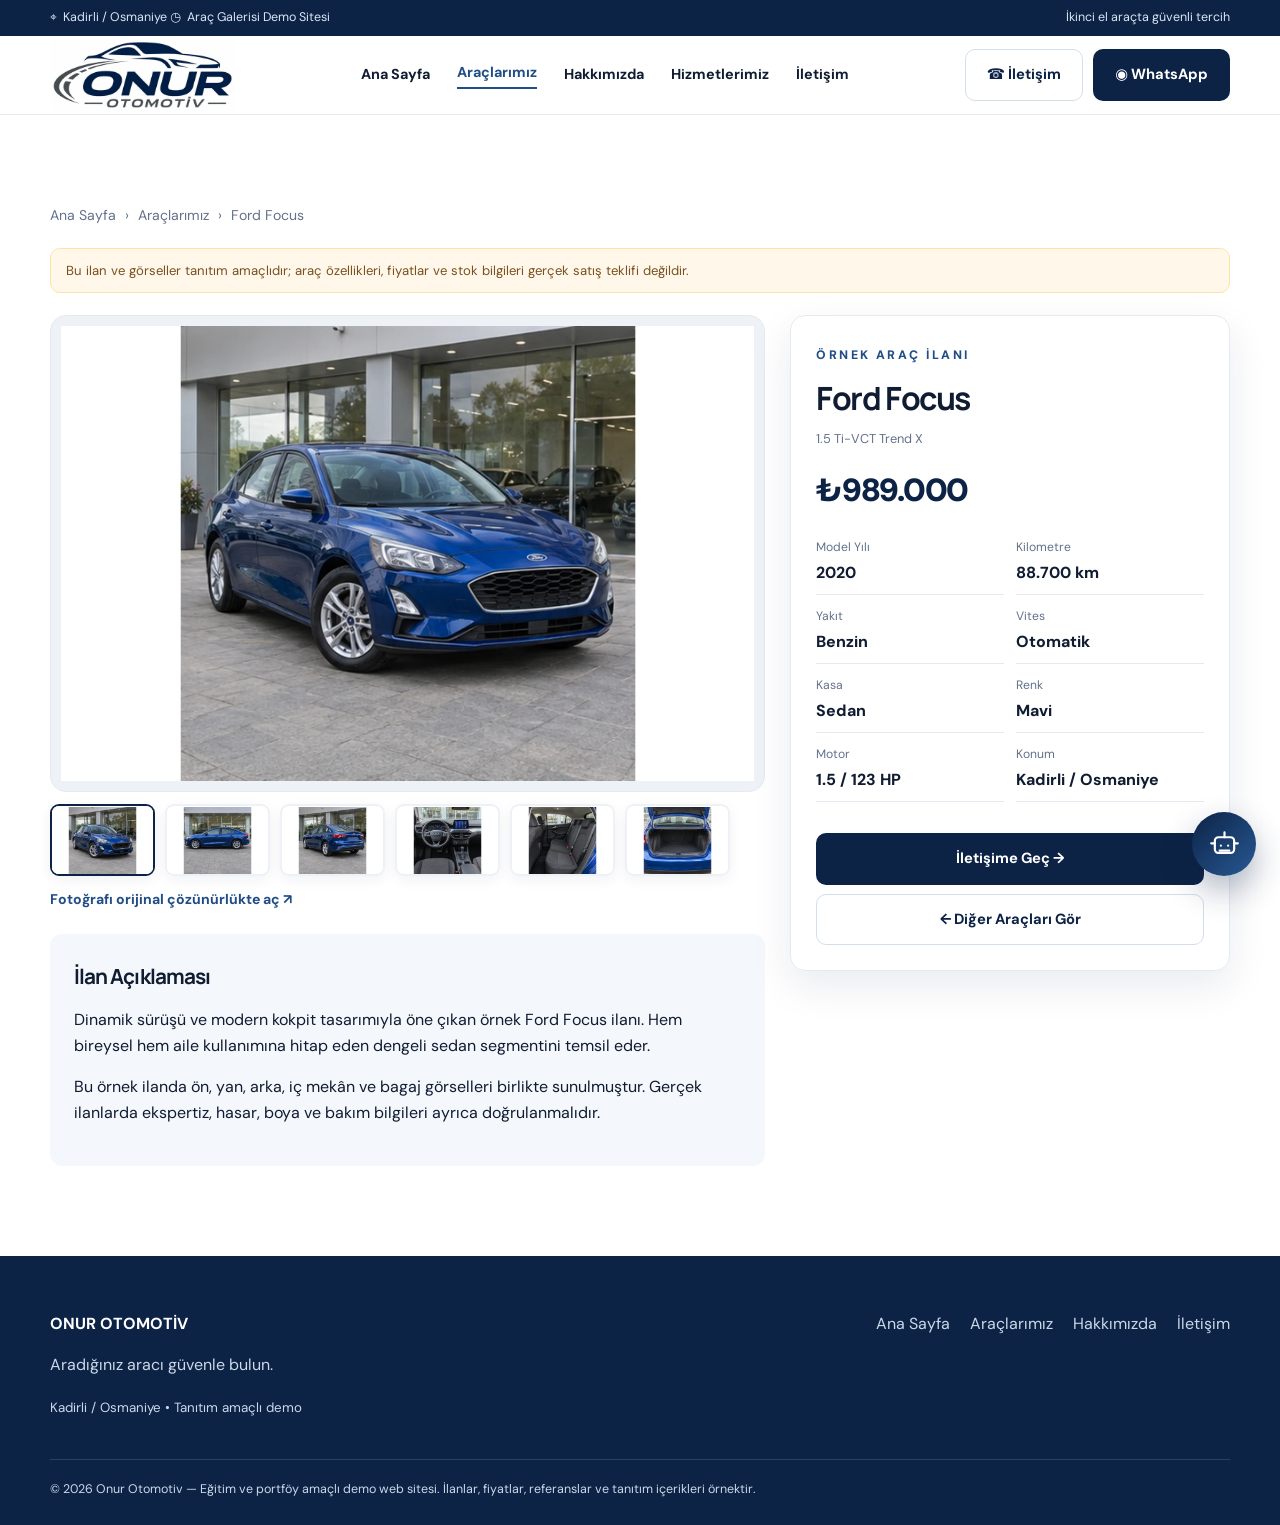
<file: onur-otomotiv/arac-ford-focus-2020.html>
<!doctype html>
<!DOCTYPE html>

<!DOCTYPE html>

<!DOCTYPE html>

<html lang="tr"><head><title>2020 Ford Focus 1.5 Ti-VCT Trend X | Onur Otomotiv</title><meta content="2020 Ford Focus 1.5 Ti-VCT Trend X, 88.700 km, Benzin, Otomatik. Onur Otomotiv Kadirli örnek araç ilanı." name="description"/><meta charset="utf-8"/><meta content="width=device-width,initial-scale=1" name="viewport"/><meta content="#0c2346" name="theme-color"/><meta content="light" name="color-scheme"/><meta content="noindex,follow" name="robots"/><link href="assets/favicon.png" rel="icon" sizes="64x64" type="image/png"/><link href="https://fonts.googleapis.com" rel="preconnect"/><link crossorigin="" href="https://fonts.gstatic.com" rel="preconnect"/><link href="style.css" rel="stylesheet"/><link href="chatbot.css" rel="stylesheet"/><link href="assets/apple-touch-icon.png" rel="apple-touch-icon"/></head><body><div class="topbar"><div class="container topbar-inner"><span>⌖  Kadirli / Osmaniye <span>◷  Araç Galerisi Demo Sitesi</span></span><span>İkinci el araçta güvenli tercih</span></div></div>
<header class="header"><div class="container nav"><a aria-label="Onur Otomotiv ana sayfa" class="brand" href="index.html"><img alt="Onur Otomotiv logosu" height="72" src="assets/onur-logo.webp" width="185"/></a><nav aria-label="Ana menü" class="links" id="main-links"><a data-page="index" href="index.html">Ana Sayfa</a><a class="active" data-page="araclar" href="araclar.html">Araçlarımız</a><a href="index.html#hakkimizda">Hakkımızda</a><a href="index.html#hizmetler">Hizmetlerimiz</a><a data-page="iletisim" href="iletisim.html">İletişim</a></nav><div class="nav-actions"><a class="btn btn-outline" data-phone="" href="iletisim.html">☎ İletişim</a><a class="btn btn-primary" data-whatsapp="" href="iletisim.html">◉ WhatsApp</a></div><button aria-controls="main-links" aria-expanded="false" aria-label="Menüyü aç" class="menu-btn" id="menu-toggle" type="button">☰</button></div></header><main><section class="section"><div class="container" data-car-id="ford-focus-2020" id="detail-root"><nav aria-label="Sayfa yolu" class="breadcrumbs"><a href="index.html">Ana Sayfa</a><span>›</span><a href="araclar.html">Araçlarımız</a><span>›</span><span aria-current="page">Ford Focus</span></nav>
<div class="demo-notice">Bu ilan ve görseller tanıtım amaçlıdır; araç özellikleri, fiyatlar ve stok bilgileri gerçek satış teklifi değildir.</div>
<div class="detail-grid">
<section aria-label="Ford Focus araç fotoğrafları" class="detail-gallery">
<div class="main-photo-wrap"><img alt="2020 Ford Focus 1.5 Ti-VCT Trend X ön görünüm" class="main-photo" decoding="async" fetchpriority="high" height="1024" id="big-car-photo" src="assets/cars/ford-focus-blue-front-1536.webp" width="1536"/></div>
<div aria-label="Fotoğraf seçimi" class="thumbs"><button aria-label="Ön Görünüm" aria-pressed="true" class="current" data-alt="2020 Ford Focus 1.5 Ti-VCT Trend X ön görünüm" data-photo="assets/cars/ford-focus-blue-front-1536.webp" type="button"><img alt="" height="80" loading="lazy" src="assets/cars/ford-focus-blue-front-640.webp" width="120"/></button><button aria-label="Yan Görünüm" aria-pressed="false" data-alt="2020 Ford Focus 1.5 Ti-VCT Trend X yan görünüm" data-photo="assets/cars/ford-focus-blue-side-1536.webp" type="button"><img alt="" height="80" loading="lazy" src="assets/cars/ford-focus-blue-side-640.webp" width="120"/></button><button aria-label="Arka Görünüm" aria-pressed="false" data-alt="2020 Ford Focus 1.5 Ti-VCT Trend X arka görünüm" data-photo="assets/cars/ford-focus-blue-rear-1536.webp" type="button"><img alt="" height="80" loading="lazy" src="assets/cars/ford-focus-blue-rear-640.webp" width="120"/></button><button aria-label="Ön Konsol" aria-pressed="false" data-alt="2020 Ford Focus 1.5 Ti-VCT Trend X ön konsol" data-photo="assets/cars/ford-focus-blue-cockpit-1536.webp" type="button"><img alt="" height="80" loading="lazy" src="assets/cars/ford-focus-blue-cockpit-640.webp" width="120"/></button><button aria-label="Arka Koltuk" aria-pressed="false" data-alt="2020 Ford Focus 1.5 Ti-VCT Trend X arka koltuk" data-photo="assets/cars/ford-focus-blue-rear-seat-1536.webp" type="button"><img alt="" height="80" loading="lazy" src="assets/cars/ford-focus-blue-rear-seat-640.webp" width="120"/></button><button aria-label="Bagaj" aria-pressed="false" data-alt="2020 Ford Focus 1.5 Ti-VCT Trend X bagaj" data-photo="assets/cars/ford-focus-blue-trunk-1536.webp" type="button"><img alt="" height="80" loading="lazy" src="assets/cars/ford-focus-blue-trunk-640.webp" width="120"/></button></div>
<a class="photo-open" href="assets/cars/ford-focus-blue-front-1536.webp" id="full-photo-link" rel="noopener noreferrer" target="_blank">Fotoğrafı orijinal çözünürlükte aç ↗</a>
<div class="detail-description"><h2>İlan Açıklaması</h2><p>Dinamik sürüşü ve modern kokpit tasarımıyla öne çıkan örnek Ford Focus ilanı. Hem bireysel hem aile kullanımına hitap eden dengeli sedan segmentini temsil eder.</p><p>Bu örnek ilanda ön, yan, arka, iç mekân ve bagaj görselleri birlikte sunulmuştur. Gerçek ilanlarda ekspertiz, hasar, boya ve bakım bilgileri doğrulanmalıdır.</p></div>
</section>
<aside class="detail-box"><span class="eyebrow">Örnek Araç İlanı</span><h1>Ford Focus</h1><p class="trim">1.5 Ti-VCT Trend X</p><strong class="price">₺989.000</strong>
<dl class="detail-specs"><div><dt>Model Yılı</dt><dd>2020</dd></div><div><dt>Kilometre</dt><dd>88.700 km</dd></div><div><dt>Yakıt</dt><dd>Benzin</dd></div><div><dt>Vites</dt><dd>Otomatik</dd></div><div><dt>Kasa</dt><dd>Sedan</dd></div><div><dt>Renk</dt><dd>Mavi</dd></div><div><dt>Motor</dt><dd>1.5 / 123 HP</dd></div><div><dt>Konum</dt><dd>Kadirli / Osmaniye</dd></div></dl><a class="btn btn-primary" href="iletisim.html">İletişime Geç →</a><a class="btn btn-outline" href="araclar.html">← Diğer Araçları Gör</a>
</aside></div></div></section></main><footer class="footer"><div class="container"><div class="footer-grid"><div><strong>ONUR OTOMOTİV</strong><p>Aradığınız aracı güvenle bulun.</p><small>Kadirli / Osmaniye • Tanıtım amaçlı demo</small></div><nav aria-label="Alt menü" class="footer-links"><a href="index.html">Ana Sayfa</a><a href="araclar.html">Araçlarımız</a><a href="index.html#hakkimizda">Hakkımızda</a><a href="iletisim.html">İletişim</a></nav></div><div class="copyright">© 2026 Onur Otomotiv — Eğitim ve portföy amaçlı demo web sitesi. İlanlar, fiyatlar, referanslar ve tanıtım içerikleri örnektir.</div></div></footer><script defer="" src="data.js"></script><script defer="" src="app.js"></script><div class="chatbot" id="onur-chatbot"><button aria-controls="onur-chat-panel" aria-expanded="false" aria-label="Onur Asistan sohbetini aç" class="chat-launch" type="button"><svg aria-hidden="true" viewbox="0 0 24 24"><rect height="13" rx="3" width="16" x="4" y="6"></rect><path d="M12 2v4M9 13h.01M15 13h.01M8 17h8M1 11h3M20 11h3"></path></svg></button><section aria-label="Onur Asistan sohbet penceresi" class="chat-panel" hidden="" id="onur-chat-panel" role="dialog"><div class="chat-header"><div aria-hidden="true" class="chat-avatar"><svg viewbox="0 0 24 24"><rect height="13" rx="3" width="16" x="4" y="6"></rect><path d="M12 2v4M9 13h.01M15 13h.01M8 17h8"></path></svg></div><div class="chat-header-title"><strong>Onur Asistan</strong><small>Akıllı araç danışmanı · Demo</small></div><button aria-label="Sohbeti kapat" class="chat-close" type="button">×</button></div><div aria-label="Sohbet mesajları" aria-live="off" class="chat-messages" role="log"></div><div aria-label="Örnek sorular" class="chat-suggestions"></div><form class="chat-compose"><label class="sr-only" for="chat-text-input">Mesajınızı yazın</label><input autocomplete="off" class="chat-input" id="chat-text-input" maxlength="500" placeholder="Sorunuzu buraya yazın..." required="" type="text"/><button aria-label="Mesajı gönder" type="submit"><svg aria-hidden="true" viewbox="0 0 24 24"><path d="m3 11 18-8-8 18-2-8-8-2Z"></path><path d="m11 13 10-10"></path></svg></button></form><span aria-live="polite" class="chat-live"></span></section></div><script defer="True" src="chatbot.js"></script></body></html>
</file>
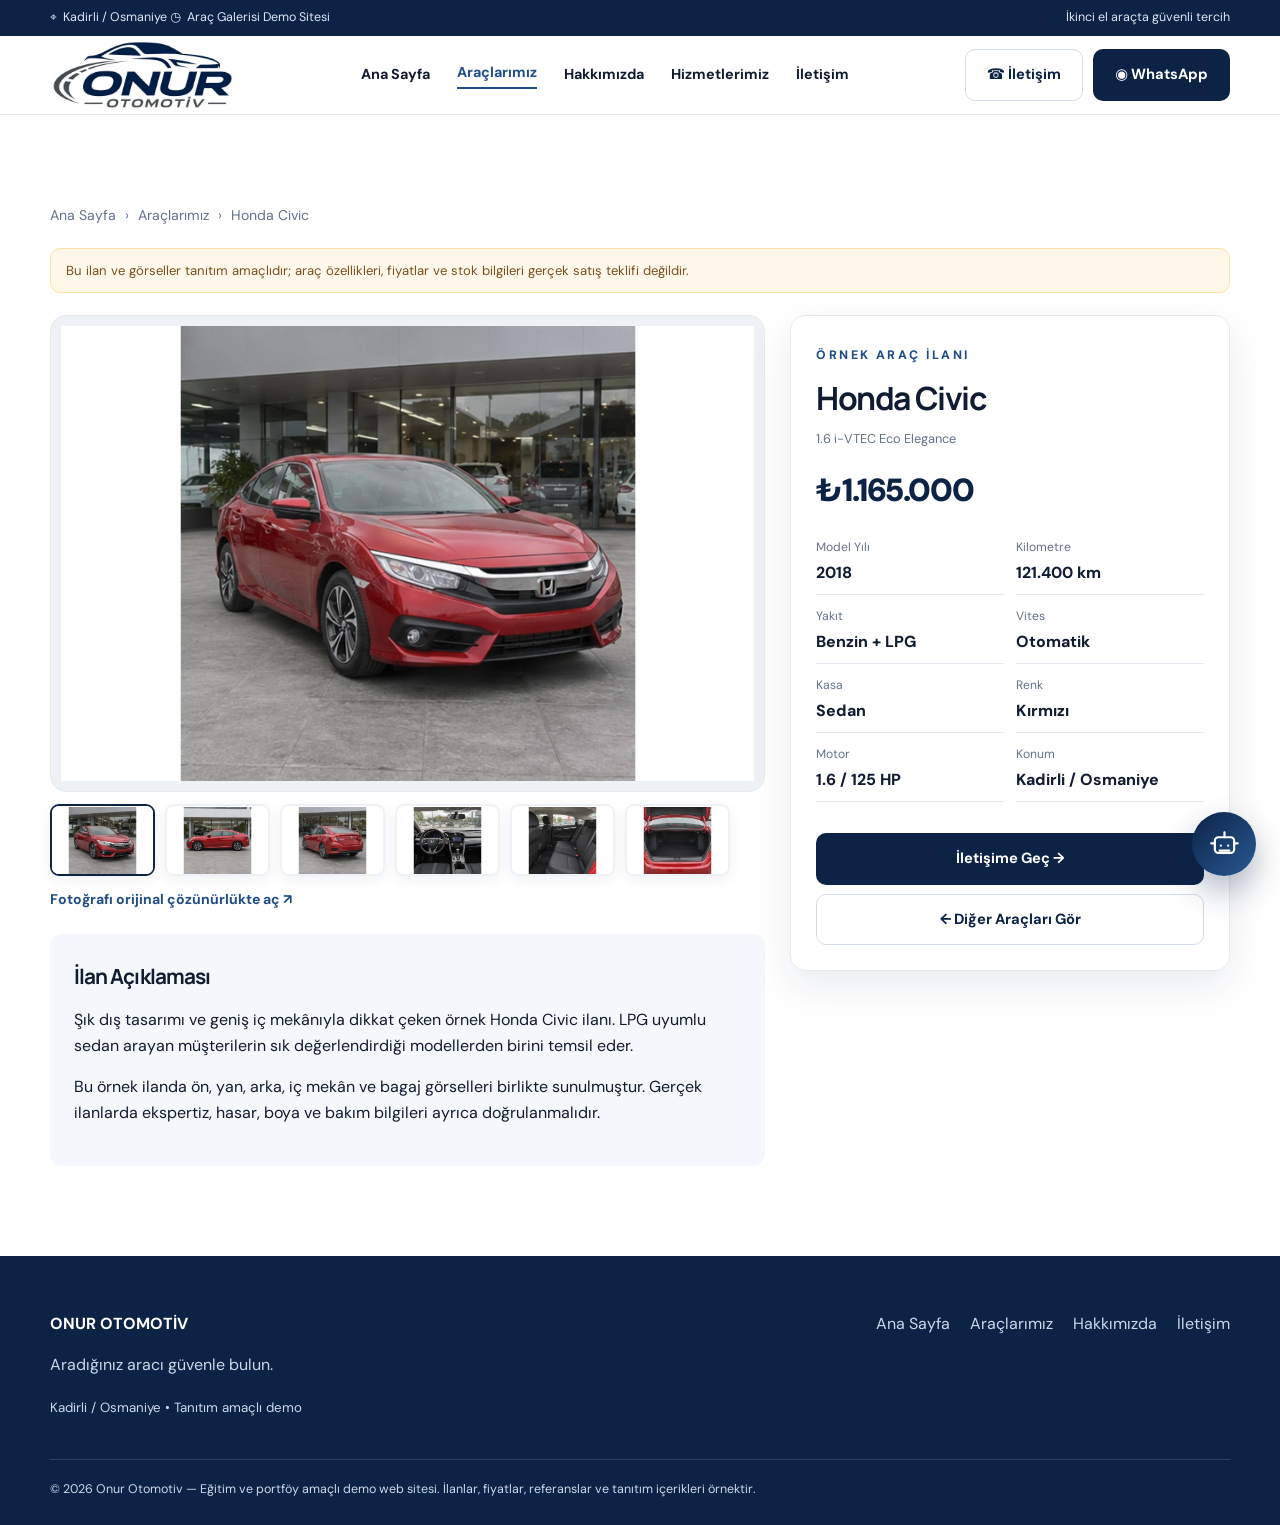
<file: onur-otomotiv/arac-honda-civic-2018.html>
<!doctype html>
<!DOCTYPE html>

<!DOCTYPE html>

<!DOCTYPE html>

<html lang="tr"><head><title>2018 Honda Civic 1.6 i-VTEC Eco Elegance | Onur Otomotiv</title><meta content="2018 Honda Civic 1.6 i-VTEC Eco Elegance, 121.400 km, Benzin + LPG, Otomatik. Onur Otomotiv Kadirli örnek araç ilanı." name="description"/><meta charset="utf-8"/><meta content="width=device-width,initial-scale=1" name="viewport"/><meta content="#0c2346" name="theme-color"/><meta content="light" name="color-scheme"/><meta content="noindex,follow" name="robots"/><link href="assets/favicon.png" rel="icon" sizes="64x64" type="image/png"/><link href="https://fonts.googleapis.com" rel="preconnect"/><link crossorigin="" href="https://fonts.gstatic.com" rel="preconnect"/><link href="style.css" rel="stylesheet"/><link href="chatbot.css" rel="stylesheet"/><link href="assets/apple-touch-icon.png" rel="apple-touch-icon"/></head><body><div class="topbar"><div class="container topbar-inner"><span>⌖  Kadirli / Osmaniye <span>◷  Araç Galerisi Demo Sitesi</span></span><span>İkinci el araçta güvenli tercih</span></div></div>
<header class="header"><div class="container nav"><a aria-label="Onur Otomotiv ana sayfa" class="brand" href="index.html"><img alt="Onur Otomotiv logosu" height="72" src="assets/onur-logo.webp" width="185"/></a><nav aria-label="Ana menü" class="links" id="main-links"><a data-page="index" href="index.html">Ana Sayfa</a><a class="active" data-page="araclar" href="araclar.html">Araçlarımız</a><a href="index.html#hakkimizda">Hakkımızda</a><a href="index.html#hizmetler">Hizmetlerimiz</a><a data-page="iletisim" href="iletisim.html">İletişim</a></nav><div class="nav-actions"><a class="btn btn-outline" data-phone="" href="iletisim.html">☎ İletişim</a><a class="btn btn-primary" data-whatsapp="" href="iletisim.html">◉ WhatsApp</a></div><button aria-controls="main-links" aria-expanded="false" aria-label="Menüyü aç" class="menu-btn" id="menu-toggle" type="button">☰</button></div></header><main><section class="section"><div class="container" data-car-id="honda-civic-2018" id="detail-root"><nav aria-label="Sayfa yolu" class="breadcrumbs"><a href="index.html">Ana Sayfa</a><span>›</span><a href="araclar.html">Araçlarımız</a><span>›</span><span aria-current="page">Honda Civic</span></nav>
<div class="demo-notice">Bu ilan ve görseller tanıtım amaçlıdır; araç özellikleri, fiyatlar ve stok bilgileri gerçek satış teklifi değildir.</div>
<div class="detail-grid">
<section aria-label="Honda Civic araç fotoğrafları" class="detail-gallery">
<div class="main-photo-wrap"><img alt="2018 Honda Civic 1.6 i-VTEC Eco Elegance ön görünüm" class="main-photo" decoding="async" fetchpriority="high" height="1024" id="big-car-photo" src="assets/cars/honda-civic-red-front-1536.webp" width="1536"/></div>
<div aria-label="Fotoğraf seçimi" class="thumbs"><button aria-label="Ön Görünüm" aria-pressed="true" class="current" data-alt="2018 Honda Civic 1.6 i-VTEC Eco Elegance ön görünüm" data-photo="assets/cars/honda-civic-red-front-1536.webp" type="button"><img alt="" height="80" loading="lazy" src="assets/cars/honda-civic-red-front-640.webp" width="120"/></button><button aria-label="Yan Görünüm" aria-pressed="false" data-alt="2018 Honda Civic 1.6 i-VTEC Eco Elegance yan görünüm" data-photo="assets/cars/honda-civic-red-side-1536.webp" type="button"><img alt="" height="80" loading="lazy" src="assets/cars/honda-civic-red-side-640.webp" width="120"/></button><button aria-label="Arka Görünüm" aria-pressed="false" data-alt="2018 Honda Civic 1.6 i-VTEC Eco Elegance arka görünüm" data-photo="assets/cars/honda-civic-red-rear-1536.webp" type="button"><img alt="" height="80" loading="lazy" src="assets/cars/honda-civic-red-rear-640.webp" width="120"/></button><button aria-label="Ön Konsol" aria-pressed="false" data-alt="2018 Honda Civic 1.6 i-VTEC Eco Elegance ön konsol" data-photo="assets/cars/honda-civic-red-cockpit-1536.webp" type="button"><img alt="" height="80" loading="lazy" src="assets/cars/honda-civic-red-cockpit-640.webp" width="120"/></button><button aria-label="Arka Koltuk" aria-pressed="false" data-alt="2018 Honda Civic 1.6 i-VTEC Eco Elegance arka koltuk" data-photo="assets/cars/honda-civic-red-rear-seat-1536.webp" type="button"><img alt="" height="80" loading="lazy" src="assets/cars/honda-civic-red-rear-seat-640.webp" width="120"/></button><button aria-label="Bagaj" aria-pressed="false" data-alt="2018 Honda Civic 1.6 i-VTEC Eco Elegance bagaj" data-photo="assets/cars/honda-civic-red-trunk-1536.webp" type="button"><img alt="" height="80" loading="lazy" src="assets/cars/honda-civic-red-trunk-640.webp" width="120"/></button></div>
<a class="photo-open" href="assets/cars/honda-civic-red-front-1536.webp" id="full-photo-link" rel="noopener noreferrer" target="_blank">Fotoğrafı orijinal çözünürlükte aç ↗</a>
<div class="detail-description"><h2>İlan Açıklaması</h2><p>Şık dış tasarımı ve geniş iç mekânıyla dikkat çeken örnek Honda Civic ilanı. LPG uyumlu sedan arayan müşterilerin sık değerlendirdiği modellerden birini temsil eder.</p><p>Bu örnek ilanda ön, yan, arka, iç mekân ve bagaj görselleri birlikte sunulmuştur. Gerçek ilanlarda ekspertiz, hasar, boya ve bakım bilgileri doğrulanmalıdır.</p></div>
</section>
<aside class="detail-box"><span class="eyebrow">Örnek Araç İlanı</span><h1>Honda Civic</h1><p class="trim">1.6 i-VTEC Eco Elegance</p><strong class="price">₺1.165.000</strong>
<dl class="detail-specs"><div><dt>Model Yılı</dt><dd>2018</dd></div><div><dt>Kilometre</dt><dd>121.400 km</dd></div><div><dt>Yakıt</dt><dd>Benzin + LPG</dd></div><div><dt>Vites</dt><dd>Otomatik</dd></div><div><dt>Kasa</dt><dd>Sedan</dd></div><div><dt>Renk</dt><dd>Kırmızı</dd></div><div><dt>Motor</dt><dd>1.6 / 125 HP</dd></div><div><dt>Konum</dt><dd>Kadirli / Osmaniye</dd></div></dl><a class="btn btn-primary" href="iletisim.html">İletişime Geç →</a><a class="btn btn-outline" href="araclar.html">← Diğer Araçları Gör</a>
</aside></div></div></section></main><footer class="footer"><div class="container"><div class="footer-grid"><div><strong>ONUR OTOMOTİV</strong><p>Aradığınız aracı güvenle bulun.</p><small>Kadirli / Osmaniye • Tanıtım amaçlı demo</small></div><nav aria-label="Alt menü" class="footer-links"><a href="index.html">Ana Sayfa</a><a href="araclar.html">Araçlarımız</a><a href="index.html#hakkimizda">Hakkımızda</a><a href="iletisim.html">İletişim</a></nav></div><div class="copyright">© 2026 Onur Otomotiv — Eğitim ve portföy amaçlı demo web sitesi. İlanlar, fiyatlar, referanslar ve tanıtım içerikleri örnektir.</div></div></footer><script defer="" src="data.js"></script><script defer="" src="app.js"></script><div class="chatbot" id="onur-chatbot"><button aria-controls="onur-chat-panel" aria-expanded="false" aria-label="Onur Asistan sohbetini aç" class="chat-launch" type="button"><svg aria-hidden="true" viewbox="0 0 24 24"><rect height="13" rx="3" width="16" x="4" y="6"></rect><path d="M12 2v4M9 13h.01M15 13h.01M8 17h8M1 11h3M20 11h3"></path></svg></button><section aria-label="Onur Asistan sohbet penceresi" class="chat-panel" hidden="" id="onur-chat-panel" role="dialog"><div class="chat-header"><div aria-hidden="true" class="chat-avatar"><svg viewbox="0 0 24 24"><rect height="13" rx="3" width="16" x="4" y="6"></rect><path d="M12 2v4M9 13h.01M15 13h.01M8 17h8"></path></svg></div><div class="chat-header-title"><strong>Onur Asistan</strong><small>Akıllı araç danışmanı · Demo</small></div><button aria-label="Sohbeti kapat" class="chat-close" type="button">×</button></div><div aria-label="Sohbet mesajları" aria-live="off" class="chat-messages" role="log"></div><div aria-label="Örnek sorular" class="chat-suggestions"></div><form class="chat-compose"><label class="sr-only" for="chat-text-input">Mesajınızı yazın</label><input autocomplete="off" class="chat-input" id="chat-text-input" maxlength="500" placeholder="Sorunuzu buraya yazın..." required="" type="text"/><button aria-label="Mesajı gönder" type="submit"><svg aria-hidden="true" viewbox="0 0 24 24"><path d="m3 11 18-8-8 18-2-8-8-2Z"></path><path d="m11 13 10-10"></path></svg></button></form><span aria-live="polite" class="chat-live"></span></section></div><script defer="True" src="chatbot.js"></script></body></html>
</file>
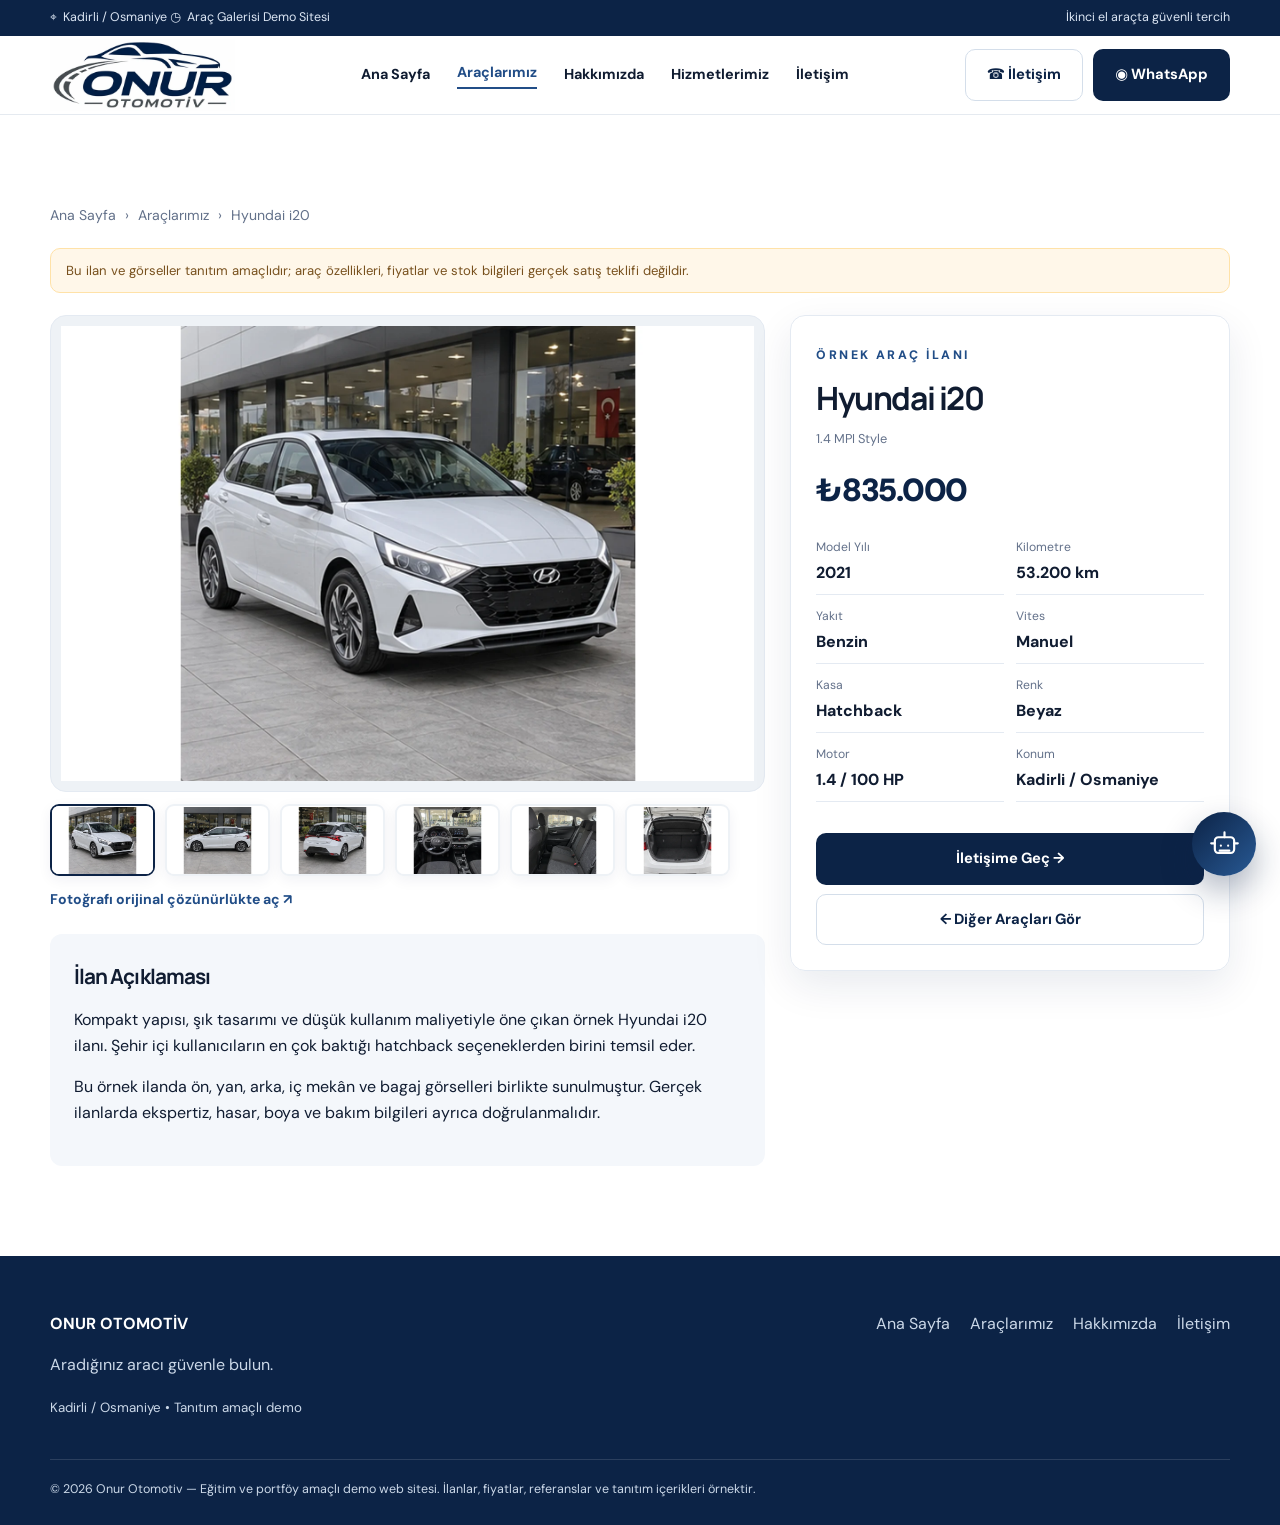
<file: onur-otomotiv/arac-hyundai-i20-2021.html>
<!doctype html>
<!DOCTYPE html>

<!DOCTYPE html>

<!DOCTYPE html>

<html lang="tr"><head><title>2021 Hyundai i20 1.4 MPI Style | Onur Otomotiv</title><meta content="2021 Hyundai i20 1.4 MPI Style, 53.200 km, Benzin, Manuel. Onur Otomotiv Kadirli örnek araç ilanı." name="description"/><meta charset="utf-8"/><meta content="width=device-width,initial-scale=1" name="viewport"/><meta content="#0c2346" name="theme-color"/><meta content="light" name="color-scheme"/><meta content="noindex,follow" name="robots"/><link href="assets/favicon.png" rel="icon" sizes="64x64" type="image/png"/><link href="https://fonts.googleapis.com" rel="preconnect"/><link crossorigin="" href="https://fonts.gstatic.com" rel="preconnect"/><link href="style.css" rel="stylesheet"/><link href="chatbot.css" rel="stylesheet"/><link href="assets/apple-touch-icon.png" rel="apple-touch-icon"/></head><body><div class="topbar"><div class="container topbar-inner"><span>⌖  Kadirli / Osmaniye <span>◷  Araç Galerisi Demo Sitesi</span></span><span>İkinci el araçta güvenli tercih</span></div></div>
<header class="header"><div class="container nav"><a aria-label="Onur Otomotiv ana sayfa" class="brand" href="index.html"><img alt="Onur Otomotiv logosu" height="72" src="assets/onur-logo.webp" width="185"/></a><nav aria-label="Ana menü" class="links" id="main-links"><a data-page="index" href="index.html">Ana Sayfa</a><a class="active" data-page="araclar" href="araclar.html">Araçlarımız</a><a href="index.html#hakkimizda">Hakkımızda</a><a href="index.html#hizmetler">Hizmetlerimiz</a><a data-page="iletisim" href="iletisim.html">İletişim</a></nav><div class="nav-actions"><a class="btn btn-outline" data-phone="" href="iletisim.html">☎ İletişim</a><a class="btn btn-primary" data-whatsapp="" href="iletisim.html">◉ WhatsApp</a></div><button aria-controls="main-links" aria-expanded="false" aria-label="Menüyü aç" class="menu-btn" id="menu-toggle" type="button">☰</button></div></header><main><section class="section"><div class="container" data-car-id="hyundai-i20-2021" id="detail-root"><nav aria-label="Sayfa yolu" class="breadcrumbs"><a href="index.html">Ana Sayfa</a><span>›</span><a href="araclar.html">Araçlarımız</a><span>›</span><span aria-current="page">Hyundai i20</span></nav>
<div class="demo-notice">Bu ilan ve görseller tanıtım amaçlıdır; araç özellikleri, fiyatlar ve stok bilgileri gerçek satış teklifi değildir.</div>
<div class="detail-grid">
<section aria-label="Hyundai i20 araç fotoğrafları" class="detail-gallery">
<div class="main-photo-wrap"><img alt="2021 Hyundai i20 1.4 MPI Style ön görünüm" class="main-photo" decoding="async" fetchpriority="high" height="1024" id="big-car-photo" src="assets/cars/hyundai-i20-white-front-1536.webp" width="1536"/></div>
<div aria-label="Fotoğraf seçimi" class="thumbs"><button aria-label="Ön Görünüm" aria-pressed="true" class="current" data-alt="2021 Hyundai i20 1.4 MPI Style ön görünüm" data-photo="assets/cars/hyundai-i20-white-front-1536.webp" type="button"><img alt="" height="80" loading="lazy" src="assets/cars/hyundai-i20-white-front-640.webp" width="120"/></button><button aria-label="Yan Görünüm" aria-pressed="false" data-alt="2021 Hyundai i20 1.4 MPI Style yan görünüm" data-photo="assets/cars/hyundai-i20-white-side-1536.webp" type="button"><img alt="" height="80" loading="lazy" src="assets/cars/hyundai-i20-white-side-640.webp" width="120"/></button><button aria-label="Arka Görünüm" aria-pressed="false" data-alt="2021 Hyundai i20 1.4 MPI Style arka görünüm" data-photo="assets/cars/hyundai-i20-white-rear-1536.webp" type="button"><img alt="" height="80" loading="lazy" src="assets/cars/hyundai-i20-white-rear-640.webp" width="120"/></button><button aria-label="Ön Konsol" aria-pressed="false" data-alt="2021 Hyundai i20 1.4 MPI Style ön konsol" data-photo="assets/cars/hyundai-i20-white-cockpit-1536.webp" type="button"><img alt="" height="80" loading="lazy" src="assets/cars/hyundai-i20-white-cockpit-640.webp" width="120"/></button><button aria-label="Arka Koltuk" aria-pressed="false" data-alt="2021 Hyundai i20 1.4 MPI Style arka koltuk" data-photo="assets/cars/hyundai-i20-white-rear-seat-1536.webp" type="button"><img alt="" height="80" loading="lazy" src="assets/cars/hyundai-i20-white-rear-seat-640.webp" width="120"/></button><button aria-label="Bagaj" aria-pressed="false" data-alt="2021 Hyundai i20 1.4 MPI Style bagaj" data-photo="assets/cars/hyundai-i20-white-trunk-1536.webp" type="button"><img alt="" height="80" loading="lazy" src="assets/cars/hyundai-i20-white-trunk-640.webp" width="120"/></button></div>
<a class="photo-open" href="assets/cars/hyundai-i20-white-front-1536.webp" id="full-photo-link" rel="noopener noreferrer" target="_blank">Fotoğrafı orijinal çözünürlükte aç ↗</a>
<div class="detail-description"><h2>İlan Açıklaması</h2><p>Kompakt yapısı, şık tasarımı ve düşük kullanım maliyetiyle öne çıkan örnek Hyundai i20 ilanı. Şehir içi kullanıcıların en çok baktığı hatchback seçeneklerden birini temsil eder.</p><p>Bu örnek ilanda ön, yan, arka, iç mekân ve bagaj görselleri birlikte sunulmuştur. Gerçek ilanlarda ekspertiz, hasar, boya ve bakım bilgileri doğrulanmalıdır.</p></div>
</section>
<aside class="detail-box"><span class="eyebrow">Örnek Araç İlanı</span><h1>Hyundai i20</h1><p class="trim">1.4 MPI Style</p><strong class="price">₺835.000</strong>
<dl class="detail-specs"><div><dt>Model Yılı</dt><dd>2021</dd></div><div><dt>Kilometre</dt><dd>53.200 km</dd></div><div><dt>Yakıt</dt><dd>Benzin</dd></div><div><dt>Vites</dt><dd>Manuel</dd></div><div><dt>Kasa</dt><dd>Hatchback</dd></div><div><dt>Renk</dt><dd>Beyaz</dd></div><div><dt>Motor</dt><dd>1.4 / 100 HP</dd></div><div><dt>Konum</dt><dd>Kadirli / Osmaniye</dd></div></dl><a class="btn btn-primary" href="iletisim.html">İletişime Geç →</a><a class="btn btn-outline" href="araclar.html">← Diğer Araçları Gör</a>
</aside></div></div></section></main><footer class="footer"><div class="container"><div class="footer-grid"><div><strong>ONUR OTOMOTİV</strong><p>Aradığınız aracı güvenle bulun.</p><small>Kadirli / Osmaniye • Tanıtım amaçlı demo</small></div><nav aria-label="Alt menü" class="footer-links"><a href="index.html">Ana Sayfa</a><a href="araclar.html">Araçlarımız</a><a href="index.html#hakkimizda">Hakkımızda</a><a href="iletisim.html">İletişim</a></nav></div><div class="copyright">© 2026 Onur Otomotiv — Eğitim ve portföy amaçlı demo web sitesi. İlanlar, fiyatlar, referanslar ve tanıtım içerikleri örnektir.</div></div></footer><script defer="" src="data.js"></script><script defer="" src="app.js"></script><div class="chatbot" id="onur-chatbot"><button aria-controls="onur-chat-panel" aria-expanded="false" aria-label="Onur Asistan sohbetini aç" class="chat-launch" type="button"><svg aria-hidden="true" viewbox="0 0 24 24"><rect height="13" rx="3" width="16" x="4" y="6"></rect><path d="M12 2v4M9 13h.01M15 13h.01M8 17h8M1 11h3M20 11h3"></path></svg></button><section aria-label="Onur Asistan sohbet penceresi" class="chat-panel" hidden="" id="onur-chat-panel" role="dialog"><div class="chat-header"><div aria-hidden="true" class="chat-avatar"><svg viewbox="0 0 24 24"><rect height="13" rx="3" width="16" x="4" y="6"></rect><path d="M12 2v4M9 13h.01M15 13h.01M8 17h8"></path></svg></div><div class="chat-header-title"><strong>Onur Asistan</strong><small>Akıllı araç danışmanı · Demo</small></div><button aria-label="Sohbeti kapat" class="chat-close" type="button">×</button></div><div aria-label="Sohbet mesajları" aria-live="off" class="chat-messages" role="log"></div><div aria-label="Örnek sorular" class="chat-suggestions"></div><form class="chat-compose"><label class="sr-only" for="chat-text-input">Mesajınızı yazın</label><input autocomplete="off" class="chat-input" id="chat-text-input" maxlength="500" placeholder="Sorunuzu buraya yazın..." required="" type="text"/><button aria-label="Mesajı gönder" type="submit"><svg aria-hidden="true" viewbox="0 0 24 24"><path d="m3 11 18-8-8 18-2-8-8-2Z"></path><path d="m11 13 10-10"></path></svg></button></form><span aria-live="polite" class="chat-live"></span></section></div><script defer="True" src="chatbot.js"></script></body></html>
</file>
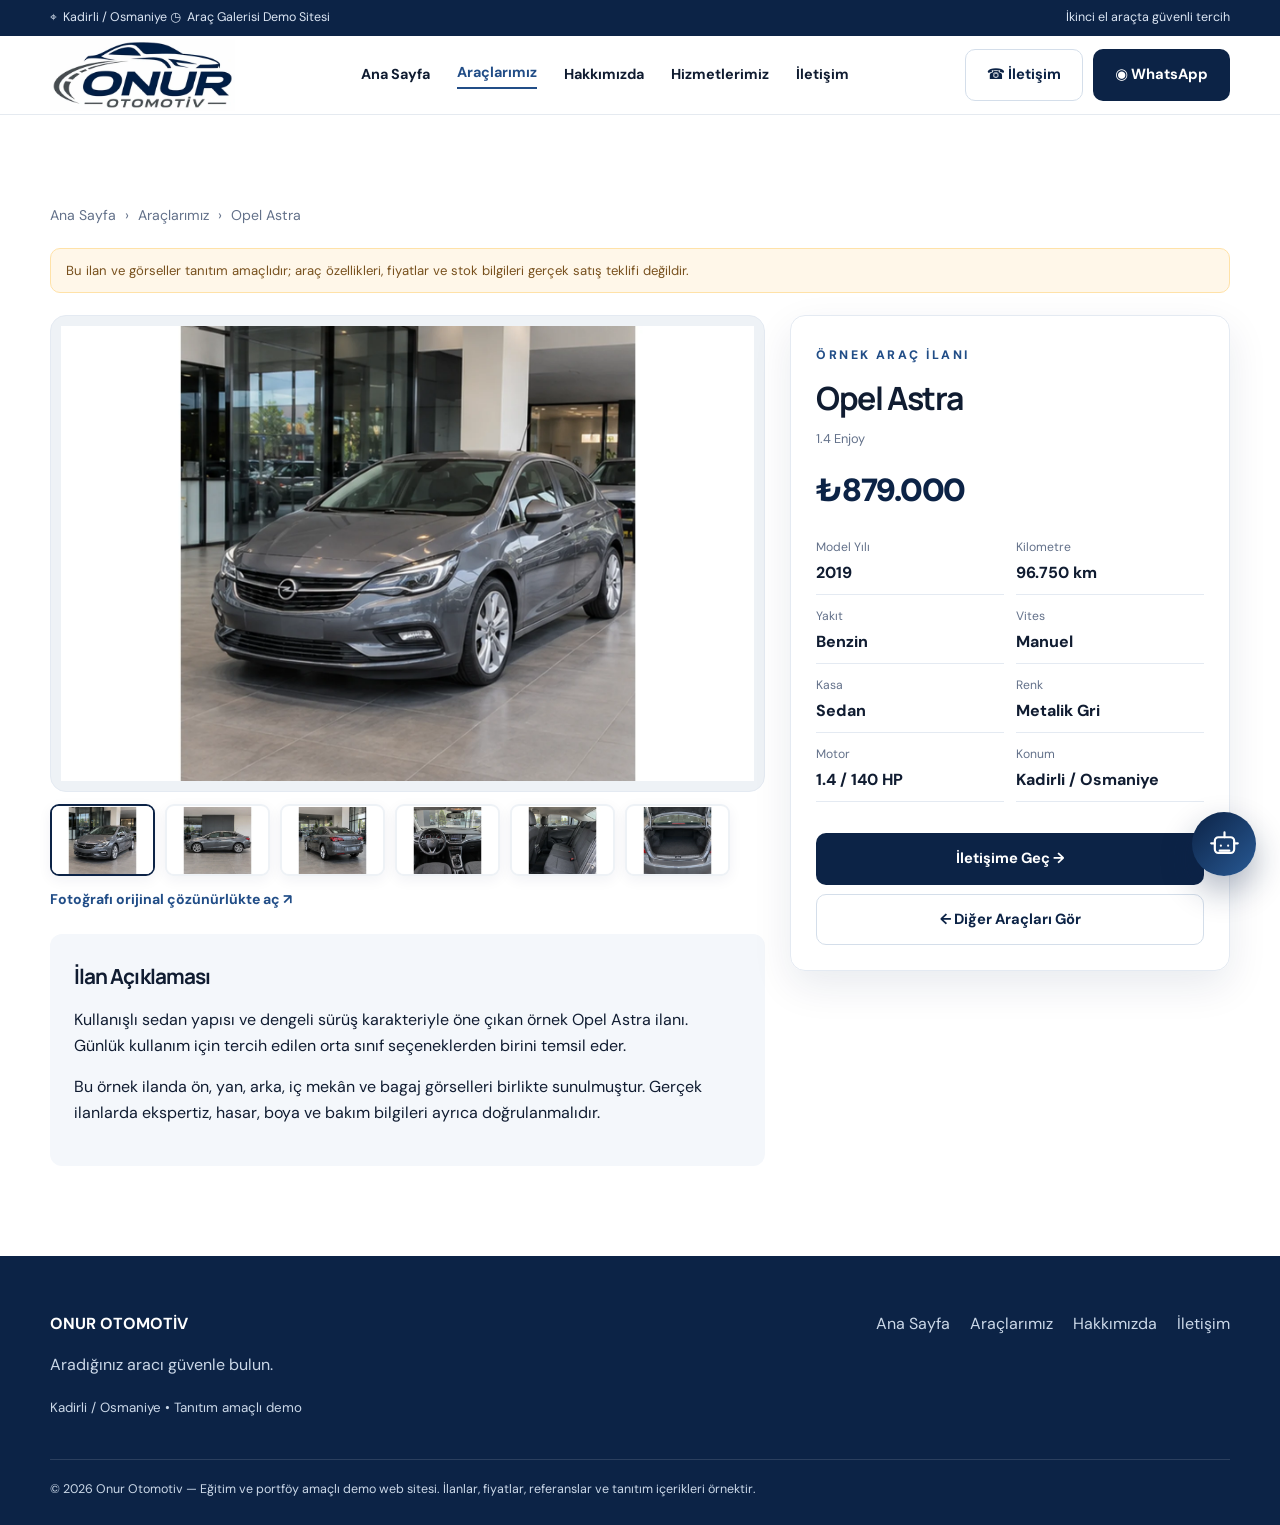
<file: onur-otomotiv/arac-opel-astra-2019.html>
<!doctype html>
<!DOCTYPE html>

<!DOCTYPE html>

<!DOCTYPE html>

<html lang="tr"><head><title>2019 Opel Astra 1.4 Enjoy | Onur Otomotiv</title><meta content="2019 Opel Astra 1.4 Enjoy, 96.750 km, Benzin, Manuel. Onur Otomotiv Kadirli örnek araç ilanı." name="description"/><meta charset="utf-8"/><meta content="width=device-width,initial-scale=1" name="viewport"/><meta content="#0c2346" name="theme-color"/><meta content="light" name="color-scheme"/><meta content="noindex,follow" name="robots"/><link href="assets/favicon.png" rel="icon" sizes="64x64" type="image/png"/><link href="https://fonts.googleapis.com" rel="preconnect"/><link crossorigin="" href="https://fonts.gstatic.com" rel="preconnect"/><link href="style.css" rel="stylesheet"/><link href="chatbot.css" rel="stylesheet"/><link href="assets/apple-touch-icon.png" rel="apple-touch-icon"/></head><body><div class="topbar"><div class="container topbar-inner"><span>⌖  Kadirli / Osmaniye <span>◷  Araç Galerisi Demo Sitesi</span></span><span>İkinci el araçta güvenli tercih</span></div></div>
<header class="header"><div class="container nav"><a aria-label="Onur Otomotiv ana sayfa" class="brand" href="index.html"><img alt="Onur Otomotiv logosu" height="72" src="assets/onur-logo.webp" width="185"/></a><nav aria-label="Ana menü" class="links" id="main-links"><a data-page="index" href="index.html">Ana Sayfa</a><a class="active" data-page="araclar" href="araclar.html">Araçlarımız</a><a href="index.html#hakkimizda">Hakkımızda</a><a href="index.html#hizmetler">Hizmetlerimiz</a><a data-page="iletisim" href="iletisim.html">İletişim</a></nav><div class="nav-actions"><a class="btn btn-outline" data-phone="" href="iletisim.html">☎ İletişim</a><a class="btn btn-primary" data-whatsapp="" href="iletisim.html">◉ WhatsApp</a></div><button aria-controls="main-links" aria-expanded="false" aria-label="Menüyü aç" class="menu-btn" id="menu-toggle" type="button">☰</button></div></header><main><section class="section"><div class="container" data-car-id="opel-astra-2019" id="detail-root"><nav aria-label="Sayfa yolu" class="breadcrumbs"><a href="index.html">Ana Sayfa</a><span>›</span><a href="araclar.html">Araçlarımız</a><span>›</span><span aria-current="page">Opel Astra</span></nav>
<div class="demo-notice">Bu ilan ve görseller tanıtım amaçlıdır; araç özellikleri, fiyatlar ve stok bilgileri gerçek satış teklifi değildir.</div>
<div class="detail-grid">
<section aria-label="Opel Astra araç fotoğrafları" class="detail-gallery">
<div class="main-photo-wrap"><img alt="2019 Opel Astra 1.4 Enjoy ön görünüm" class="main-photo" decoding="async" fetchpriority="high" height="1024" id="big-car-photo" src="assets/cars/opel-astra-gray-front-1536.webp" width="1536"/></div>
<div aria-label="Fotoğraf seçimi" class="thumbs"><button aria-label="Ön Görünüm" aria-pressed="true" class="current" data-alt="2019 Opel Astra 1.4 Enjoy ön görünüm" data-photo="assets/cars/opel-astra-gray-front-1536.webp" type="button"><img alt="" height="80" loading="lazy" src="assets/cars/opel-astra-gray-front-640.webp" width="120"/></button><button aria-label="Yan Görünüm" aria-pressed="false" data-alt="2019 Opel Astra 1.4 Enjoy yan görünüm" data-photo="assets/cars/opel-astra-gray-side-1536.webp" type="button"><img alt="" height="80" loading="lazy" src="assets/cars/opel-astra-gray-side-640.webp" width="120"/></button><button aria-label="Arka Görünüm" aria-pressed="false" data-alt="2019 Opel Astra 1.4 Enjoy arka görünüm" data-photo="assets/cars/opel-astra-gray-rear-1536.webp" type="button"><img alt="" height="80" loading="lazy" src="assets/cars/opel-astra-gray-rear-640.webp" width="120"/></button><button aria-label="Ön Konsol" aria-pressed="false" data-alt="2019 Opel Astra 1.4 Enjoy ön konsol" data-photo="assets/cars/opel-astra-gray-cockpit-1536.webp" type="button"><img alt="" height="80" loading="lazy" src="assets/cars/opel-astra-gray-cockpit-640.webp" width="120"/></button><button aria-label="Arka Koltuk" aria-pressed="false" data-alt="2019 Opel Astra 1.4 Enjoy arka koltuk" data-photo="assets/cars/opel-astra-gray-rear-seat-1536.webp" type="button"><img alt="" height="80" loading="lazy" src="assets/cars/opel-astra-gray-rear-seat-640.webp" width="120"/></button><button aria-label="Bagaj" aria-pressed="false" data-alt="2019 Opel Astra 1.4 Enjoy bagaj" data-photo="assets/cars/opel-astra-gray-trunk-1536.webp" type="button"><img alt="" height="80" loading="lazy" src="assets/cars/opel-astra-gray-trunk-640.webp" width="120"/></button></div>
<a class="photo-open" href="assets/cars/opel-astra-gray-front-1536.webp" id="full-photo-link" rel="noopener noreferrer" target="_blank">Fotoğrafı orijinal çözünürlükte aç ↗</a>
<div class="detail-description"><h2>İlan Açıklaması</h2><p>Kullanışlı sedan yapısı ve dengeli sürüş karakteriyle öne çıkan örnek Opel Astra ilanı. Günlük kullanım için tercih edilen orta sınıf seçeneklerden birini temsil eder.</p><p>Bu örnek ilanda ön, yan, arka, iç mekân ve bagaj görselleri birlikte sunulmuştur. Gerçek ilanlarda ekspertiz, hasar, boya ve bakım bilgileri doğrulanmalıdır.</p></div>
</section>
<aside class="detail-box"><span class="eyebrow">Örnek Araç İlanı</span><h1>Opel Astra</h1><p class="trim">1.4 Enjoy</p><strong class="price">₺879.000</strong>
<dl class="detail-specs"><div><dt>Model Yılı</dt><dd>2019</dd></div><div><dt>Kilometre</dt><dd>96.750 km</dd></div><div><dt>Yakıt</dt><dd>Benzin</dd></div><div><dt>Vites</dt><dd>Manuel</dd></div><div><dt>Kasa</dt><dd>Sedan</dd></div><div><dt>Renk</dt><dd>Metalik Gri</dd></div><div><dt>Motor</dt><dd>1.4 / 140 HP</dd></div><div><dt>Konum</dt><dd>Kadirli / Osmaniye</dd></div></dl><a class="btn btn-primary" href="iletisim.html">İletişime Geç →</a><a class="btn btn-outline" href="araclar.html">← Diğer Araçları Gör</a>
</aside></div></div></section></main><footer class="footer"><div class="container"><div class="footer-grid"><div><strong>ONUR OTOMOTİV</strong><p>Aradığınız aracı güvenle bulun.</p><small>Kadirli / Osmaniye • Tanıtım amaçlı demo</small></div><nav aria-label="Alt menü" class="footer-links"><a href="index.html">Ana Sayfa</a><a href="araclar.html">Araçlarımız</a><a href="index.html#hakkimizda">Hakkımızda</a><a href="iletisim.html">İletişim</a></nav></div><div class="copyright">© 2026 Onur Otomotiv — Eğitim ve portföy amaçlı demo web sitesi. İlanlar, fiyatlar, referanslar ve tanıtım içerikleri örnektir.</div></div></footer><script defer="" src="data.js"></script><script defer="" src="app.js"></script><div class="chatbot" id="onur-chatbot"><button aria-controls="onur-chat-panel" aria-expanded="false" aria-label="Onur Asistan sohbetini aç" class="chat-launch" type="button"><svg aria-hidden="true" viewbox="0 0 24 24"><rect height="13" rx="3" width="16" x="4" y="6"></rect><path d="M12 2v4M9 13h.01M15 13h.01M8 17h8M1 11h3M20 11h3"></path></svg></button><section aria-label="Onur Asistan sohbet penceresi" class="chat-panel" hidden="" id="onur-chat-panel" role="dialog"><div class="chat-header"><div aria-hidden="true" class="chat-avatar"><svg viewbox="0 0 24 24"><rect height="13" rx="3" width="16" x="4" y="6"></rect><path d="M12 2v4M9 13h.01M15 13h.01M8 17h8"></path></svg></div><div class="chat-header-title"><strong>Onur Asistan</strong><small>Akıllı araç danışmanı · Demo</small></div><button aria-label="Sohbeti kapat" class="chat-close" type="button">×</button></div><div aria-label="Sohbet mesajları" aria-live="off" class="chat-messages" role="log"></div><div aria-label="Örnek sorular" class="chat-suggestions"></div><form class="chat-compose"><label class="sr-only" for="chat-text-input">Mesajınızı yazın</label><input autocomplete="off" class="chat-input" id="chat-text-input" maxlength="500" placeholder="Sorunuzu buraya yazın..." required="" type="text"/><button aria-label="Mesajı gönder" type="submit"><svg aria-hidden="true" viewbox="0 0 24 24"><path d="m3 11 18-8-8 18-2-8-8-2Z"></path><path d="m11 13 10-10"></path></svg></button></form><span aria-live="polite" class="chat-live"></span></section></div><script defer="True" src="chatbot.js"></script></body></html>
</file>
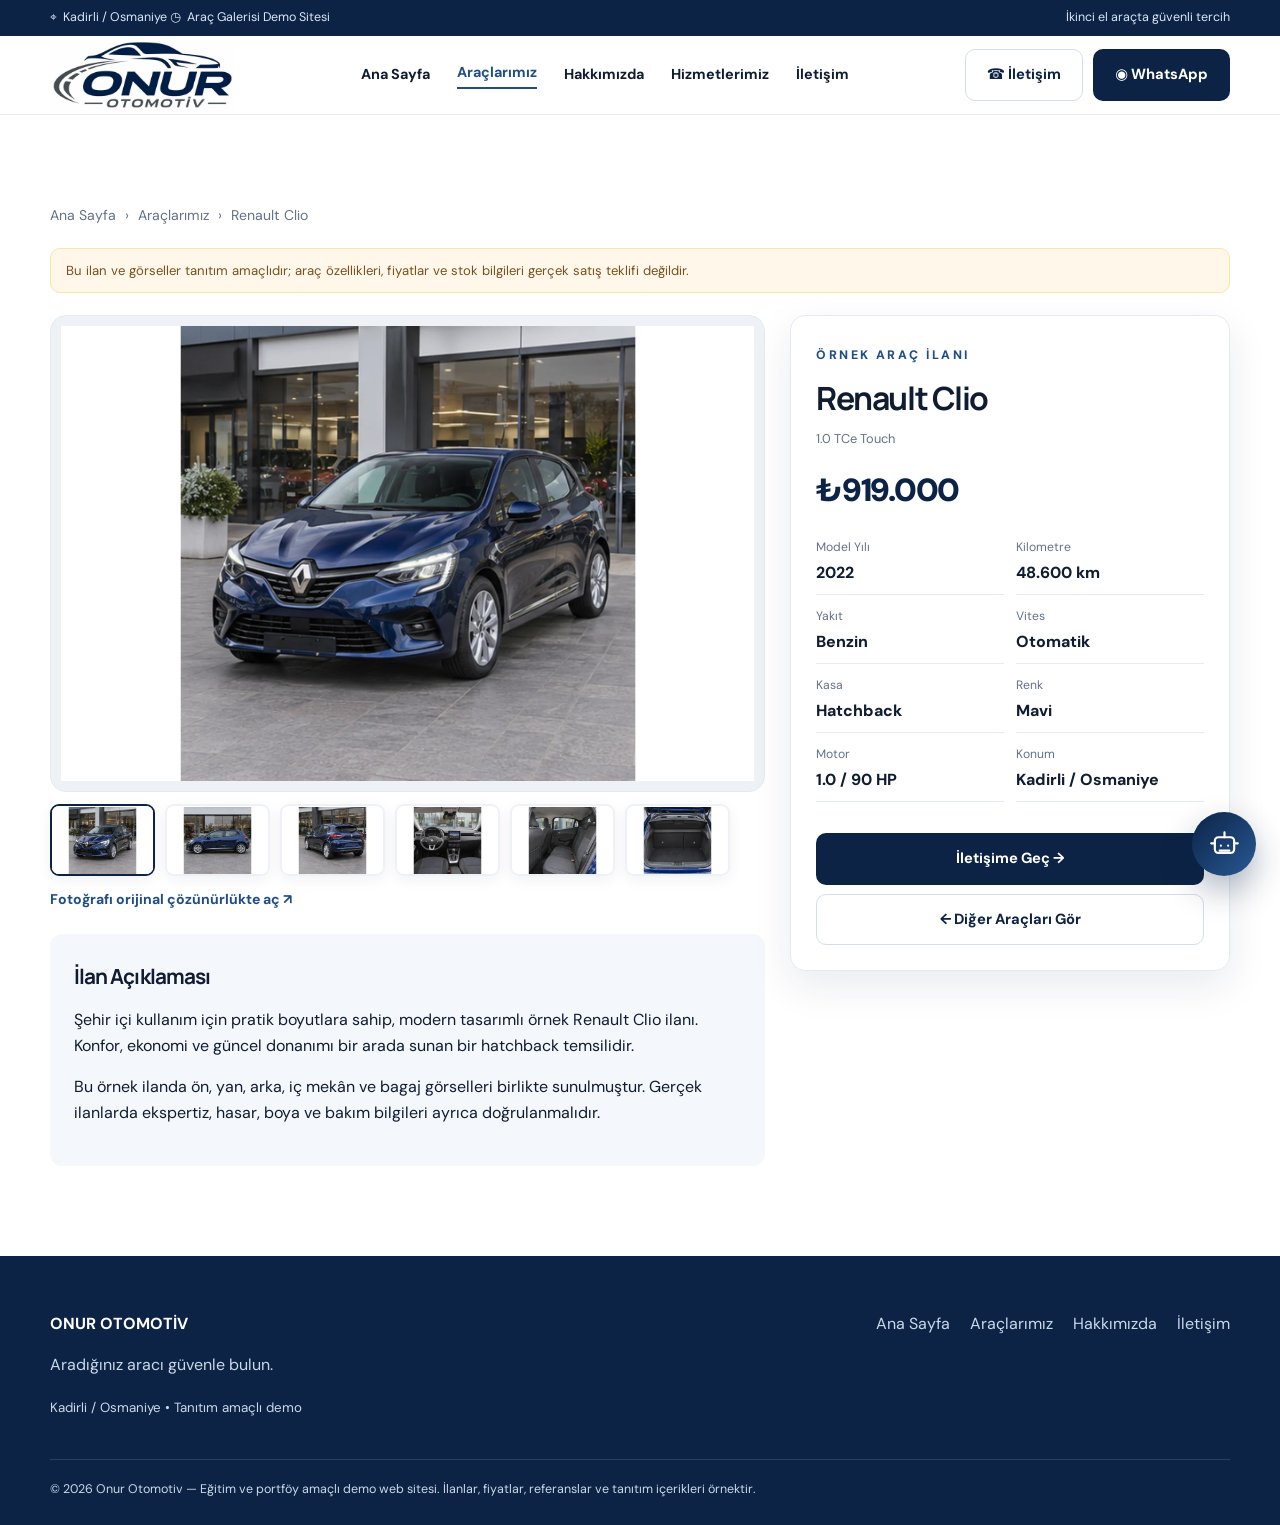
<file: onur-otomotiv/arac-renault-clio-2022.html>
<!doctype html>
<!DOCTYPE html>

<!DOCTYPE html>

<!DOCTYPE html>

<html lang="tr"><head><title>2022 Renault Clio 1.0 TCe Touch | Onur Otomotiv</title><meta content="2022 Renault Clio 1.0 TCe Touch, 48.600 km, Benzin, Otomatik. Onur Otomotiv Kadirli örnek araç ilanı." name="description"/><meta charset="utf-8"/><meta content="width=device-width,initial-scale=1" name="viewport"/><meta content="#0c2346" name="theme-color"/><meta content="light" name="color-scheme"/><meta content="noindex,follow" name="robots"/><link href="assets/favicon.png" rel="icon" sizes="64x64" type="image/png"/><link href="https://fonts.googleapis.com" rel="preconnect"/><link crossorigin="" href="https://fonts.gstatic.com" rel="preconnect"/><link href="style.css" rel="stylesheet"/><link href="chatbot.css" rel="stylesheet"/><link href="assets/apple-touch-icon.png" rel="apple-touch-icon"/></head><body><div class="topbar"><div class="container topbar-inner"><span>⌖  Kadirli / Osmaniye <span>◷  Araç Galerisi Demo Sitesi</span></span><span>İkinci el araçta güvenli tercih</span></div></div>
<header class="header"><div class="container nav"><a aria-label="Onur Otomotiv ana sayfa" class="brand" href="index.html"><img alt="Onur Otomotiv logosu" height="72" src="assets/onur-logo.webp" width="185"/></a><nav aria-label="Ana menü" class="links" id="main-links"><a data-page="index" href="index.html">Ana Sayfa</a><a class="active" data-page="araclar" href="araclar.html">Araçlarımız</a><a href="index.html#hakkimizda">Hakkımızda</a><a href="index.html#hizmetler">Hizmetlerimiz</a><a data-page="iletisim" href="iletisim.html">İletişim</a></nav><div class="nav-actions"><a class="btn btn-outline" data-phone="" href="iletisim.html">☎ İletişim</a><a class="btn btn-primary" data-whatsapp="" href="iletisim.html">◉ WhatsApp</a></div><button aria-controls="main-links" aria-expanded="false" aria-label="Menüyü aç" class="menu-btn" id="menu-toggle" type="button">☰</button></div></header><main><section class="section"><div class="container" data-car-id="renault-clio-2022" id="detail-root"><nav aria-label="Sayfa yolu" class="breadcrumbs"><a href="index.html">Ana Sayfa</a><span>›</span><a href="araclar.html">Araçlarımız</a><span>›</span><span aria-current="page">Renault Clio</span></nav>
<div class="demo-notice">Bu ilan ve görseller tanıtım amaçlıdır; araç özellikleri, fiyatlar ve stok bilgileri gerçek satış teklifi değildir.</div>
<div class="detail-grid">
<section aria-label="Renault Clio araç fotoğrafları" class="detail-gallery">
<div class="main-photo-wrap"><img alt="2022 Renault Clio 1.0 TCe Touch ön görünüm" class="main-photo" decoding="async" fetchpriority="high" height="1024" id="big-car-photo" src="assets/cars/renault-clio-blue-front-1536.webp" width="1536"/></div>
<div aria-label="Fotoğraf seçimi" class="thumbs"><button aria-label="Ön Görünüm" aria-pressed="true" class="current" data-alt="2022 Renault Clio 1.0 TCe Touch ön görünüm" data-photo="assets/cars/renault-clio-blue-front-1536.webp" type="button"><img alt="" height="80" loading="lazy" src="assets/cars/renault-clio-blue-front-640.webp" width="120"/></button><button aria-label="Yan Görünüm" aria-pressed="false" data-alt="2022 Renault Clio 1.0 TCe Touch yan görünüm" data-photo="assets/cars/renault-clio-blue-side-1536.webp" type="button"><img alt="" height="80" loading="lazy" src="assets/cars/renault-clio-blue-side-640.webp" width="120"/></button><button aria-label="Arka Görünüm" aria-pressed="false" data-alt="2022 Renault Clio 1.0 TCe Touch arka görünüm" data-photo="assets/cars/renault-clio-blue-rear-1536.webp" type="button"><img alt="" height="80" loading="lazy" src="assets/cars/renault-clio-blue-rear-640.webp" width="120"/></button><button aria-label="Ön Konsol" aria-pressed="false" data-alt="2022 Renault Clio 1.0 TCe Touch ön konsol" data-photo="assets/cars/renault-clio-blue-cockpit-1536.webp" type="button"><img alt="" height="80" loading="lazy" src="assets/cars/renault-clio-blue-cockpit-640.webp" width="120"/></button><button aria-label="Arka Koltuk" aria-pressed="false" data-alt="2022 Renault Clio 1.0 TCe Touch arka koltuk" data-photo="assets/cars/renault-clio-blue-rear-seat-1536.webp" type="button"><img alt="" height="80" loading="lazy" src="assets/cars/renault-clio-blue-rear-seat-640.webp" width="120"/></button><button aria-label="Bagaj" aria-pressed="false" data-alt="2022 Renault Clio 1.0 TCe Touch bagaj" data-photo="assets/cars/renault-clio-blue-trunk-1536.webp" type="button"><img alt="" height="80" loading="lazy" src="assets/cars/renault-clio-blue-trunk-640.webp" width="120"/></button></div>
<a class="photo-open" href="assets/cars/renault-clio-blue-front-1536.webp" id="full-photo-link" rel="noopener noreferrer" target="_blank">Fotoğrafı orijinal çözünürlükte aç ↗</a>
<div class="detail-description"><h2>İlan Açıklaması</h2><p>Şehir içi kullanım için pratik boyutlara sahip, modern tasarımlı örnek Renault Clio ilanı. Konfor, ekonomi ve güncel donanımı bir arada sunan bir hatchback temsilidir.</p><p>Bu örnek ilanda ön, yan, arka, iç mekân ve bagaj görselleri birlikte sunulmuştur. Gerçek ilanlarda ekspertiz, hasar, boya ve bakım bilgileri doğrulanmalıdır.</p></div>
</section>
<aside class="detail-box"><span class="eyebrow">Örnek Araç İlanı</span><h1>Renault Clio</h1><p class="trim">1.0 TCe Touch</p><strong class="price">₺919.000</strong>
<dl class="detail-specs"><div><dt>Model Yılı</dt><dd>2022</dd></div><div><dt>Kilometre</dt><dd>48.600 km</dd></div><div><dt>Yakıt</dt><dd>Benzin</dd></div><div><dt>Vites</dt><dd>Otomatik</dd></div><div><dt>Kasa</dt><dd>Hatchback</dd></div><div><dt>Renk</dt><dd>Mavi</dd></div><div><dt>Motor</dt><dd>1.0 / 90 HP</dd></div><div><dt>Konum</dt><dd>Kadirli / Osmaniye</dd></div></dl><a class="btn btn-primary" href="iletisim.html">İletişime Geç →</a><a class="btn btn-outline" href="araclar.html">← Diğer Araçları Gör</a>
</aside></div></div></section></main><footer class="footer"><div class="container"><div class="footer-grid"><div><strong>ONUR OTOMOTİV</strong><p>Aradığınız aracı güvenle bulun.</p><small>Kadirli / Osmaniye • Tanıtım amaçlı demo</small></div><nav aria-label="Alt menü" class="footer-links"><a href="index.html">Ana Sayfa</a><a href="araclar.html">Araçlarımız</a><a href="index.html#hakkimizda">Hakkımızda</a><a href="iletisim.html">İletişim</a></nav></div><div class="copyright">© 2026 Onur Otomotiv — Eğitim ve portföy amaçlı demo web sitesi. İlanlar, fiyatlar, referanslar ve tanıtım içerikleri örnektir.</div></div></footer><script defer="" src="data.js"></script><script defer="" src="app.js"></script><div class="chatbot" id="onur-chatbot"><button aria-controls="onur-chat-panel" aria-expanded="false" aria-label="Onur Asistan sohbetini aç" class="chat-launch" type="button"><svg aria-hidden="true" viewbox="0 0 24 24"><rect height="13" rx="3" width="16" x="4" y="6"></rect><path d="M12 2v4M9 13h.01M15 13h.01M8 17h8M1 11h3M20 11h3"></path></svg></button><section aria-label="Onur Asistan sohbet penceresi" class="chat-panel" hidden="" id="onur-chat-panel" role="dialog"><div class="chat-header"><div aria-hidden="true" class="chat-avatar"><svg viewbox="0 0 24 24"><rect height="13" rx="3" width="16" x="4" y="6"></rect><path d="M12 2v4M9 13h.01M15 13h.01M8 17h8"></path></svg></div><div class="chat-header-title"><strong>Onur Asistan</strong><small>Akıllı araç danışmanı · Demo</small></div><button aria-label="Sohbeti kapat" class="chat-close" type="button">×</button></div><div aria-label="Sohbet mesajları" aria-live="off" class="chat-messages" role="log"></div><div aria-label="Örnek sorular" class="chat-suggestions"></div><form class="chat-compose"><label class="sr-only" for="chat-text-input">Mesajınızı yazın</label><input autocomplete="off" class="chat-input" id="chat-text-input" maxlength="500" placeholder="Sorunuzu buraya yazın..." required="" type="text"/><button aria-label="Mesajı gönder" type="submit"><svg aria-hidden="true" viewbox="0 0 24 24"><path d="m3 11 18-8-8 18-2-8-8-2Z"></path><path d="m11 13 10-10"></path></svg></button></form><span aria-live="polite" class="chat-live"></span></section></div><script defer="True" src="chatbot.js"></script></body></html>
</file>
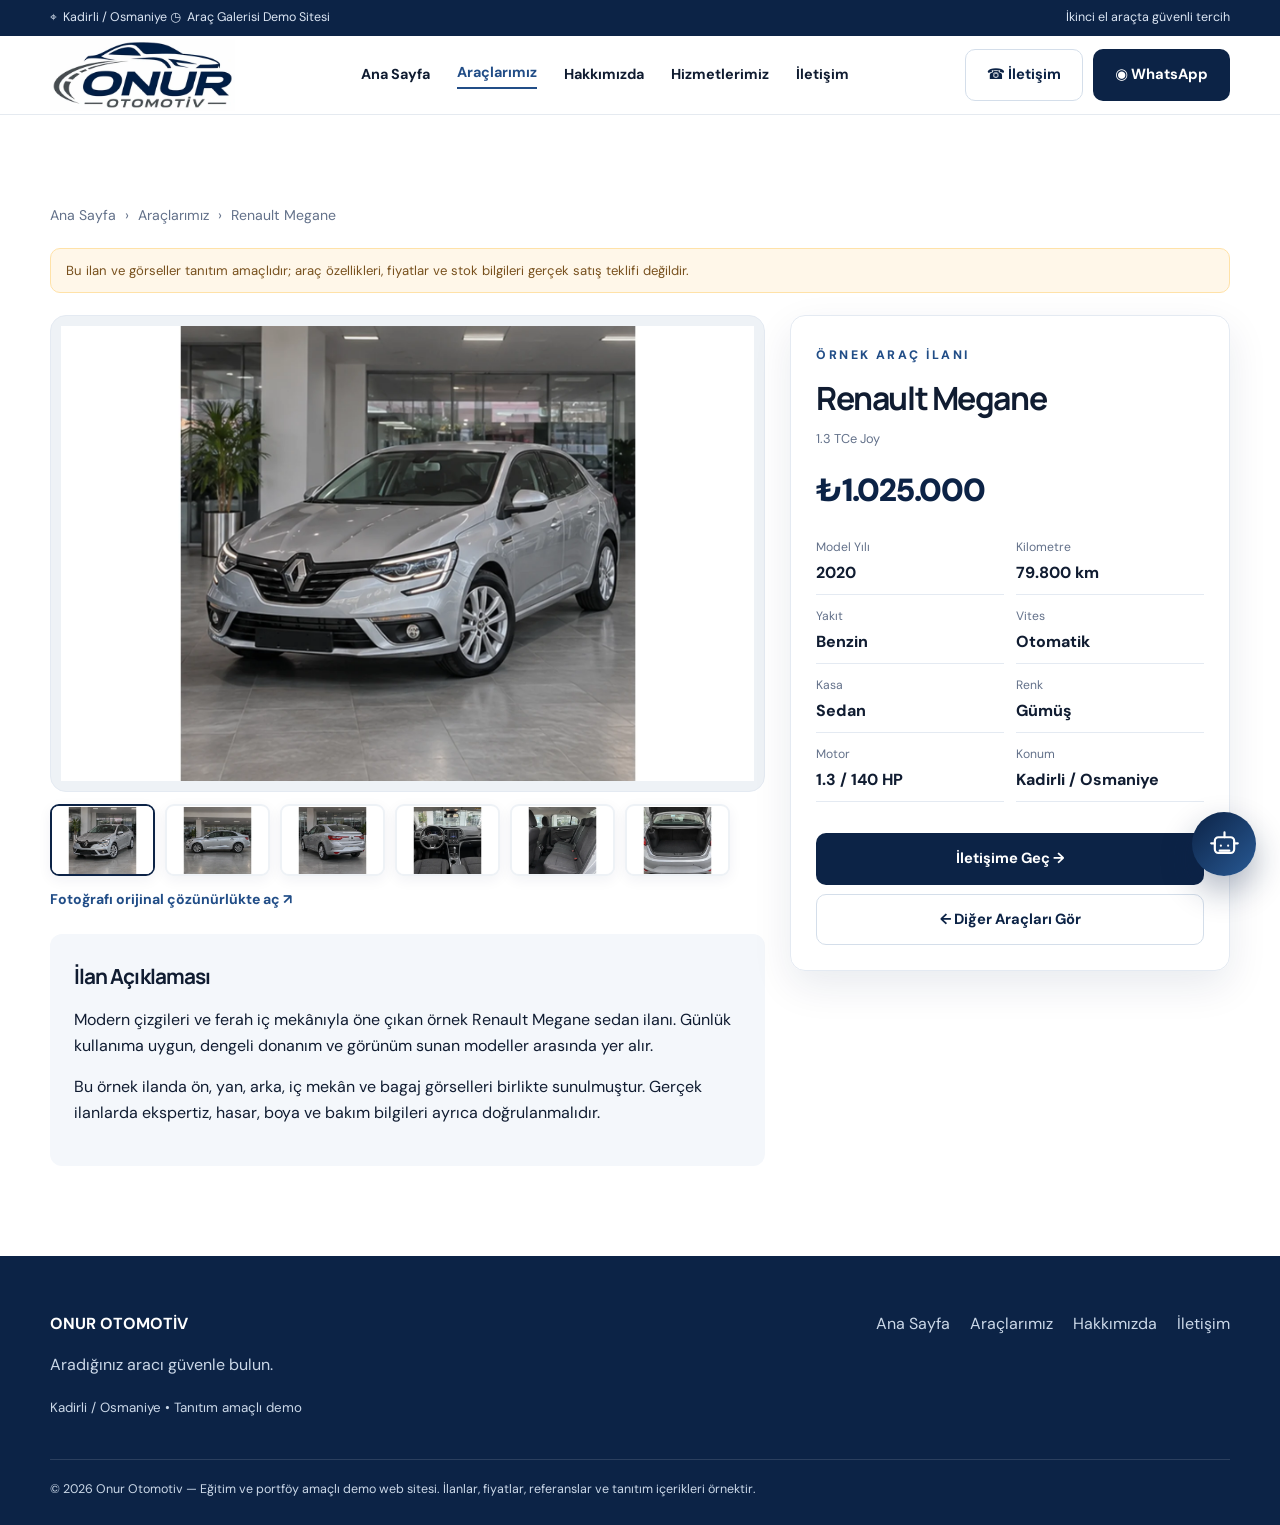
<file: onur-otomotiv/arac-renault-megane-2020.html>
<!doctype html>
<!DOCTYPE html>

<!DOCTYPE html>

<!DOCTYPE html>

<html lang="tr"><head><title>2020 Renault Megane 1.3 TCe Joy | Onur Otomotiv</title><meta content="2020 Renault Megane 1.3 TCe Joy, 79.800 km, Benzin, Otomatik. Onur Otomotiv Kadirli örnek araç ilanı." name="description"/><meta charset="utf-8"/><meta content="width=device-width,initial-scale=1" name="viewport"/><meta content="#0c2346" name="theme-color"/><meta content="light" name="color-scheme"/><meta content="noindex,follow" name="robots"/><link href="assets/favicon.png" rel="icon" sizes="64x64" type="image/png"/><link href="https://fonts.googleapis.com" rel="preconnect"/><link crossorigin="" href="https://fonts.gstatic.com" rel="preconnect"/><link href="style.css" rel="stylesheet"/><link href="chatbot.css" rel="stylesheet"/><link href="assets/apple-touch-icon.png" rel="apple-touch-icon"/></head><body><div class="topbar"><div class="container topbar-inner"><span>⌖  Kadirli / Osmaniye <span>◷  Araç Galerisi Demo Sitesi</span></span><span>İkinci el araçta güvenli tercih</span></div></div>
<header class="header"><div class="container nav"><a aria-label="Onur Otomotiv ana sayfa" class="brand" href="index.html"><img alt="Onur Otomotiv logosu" height="72" src="assets/onur-logo.webp" width="185"/></a><nav aria-label="Ana menü" class="links" id="main-links"><a data-page="index" href="index.html">Ana Sayfa</a><a class="active" data-page="araclar" href="araclar.html">Araçlarımız</a><a href="index.html#hakkimizda">Hakkımızda</a><a href="index.html#hizmetler">Hizmetlerimiz</a><a data-page="iletisim" href="iletisim.html">İletişim</a></nav><div class="nav-actions"><a class="btn btn-outline" data-phone="" href="iletisim.html">☎ İletişim</a><a class="btn btn-primary" data-whatsapp="" href="iletisim.html">◉ WhatsApp</a></div><button aria-controls="main-links" aria-expanded="false" aria-label="Menüyü aç" class="menu-btn" id="menu-toggle" type="button">☰</button></div></header><main><section class="section"><div class="container" data-car-id="renault-megane-2020" id="detail-root"><nav aria-label="Sayfa yolu" class="breadcrumbs"><a href="index.html">Ana Sayfa</a><span>›</span><a href="araclar.html">Araçlarımız</a><span>›</span><span aria-current="page">Renault Megane</span></nav>
<div class="demo-notice">Bu ilan ve görseller tanıtım amaçlıdır; araç özellikleri, fiyatlar ve stok bilgileri gerçek satış teklifi değildir.</div>
<div class="detail-grid">
<section aria-label="Renault Megane araç fotoğrafları" class="detail-gallery">
<div class="main-photo-wrap"><img alt="2020 Renault Megane 1.3 TCe Joy ön görünüm" class="main-photo" decoding="async" fetchpriority="high" height="1024" id="big-car-photo" src="assets/cars/renault-megane-silver-front-1536.webp" width="1536"/></div>
<div aria-label="Fotoğraf seçimi" class="thumbs"><button aria-label="Ön Görünüm" aria-pressed="true" class="current" data-alt="2020 Renault Megane 1.3 TCe Joy ön görünüm" data-photo="assets/cars/renault-megane-silver-front-1536.webp" type="button"><img alt="" height="80" loading="lazy" src="assets/cars/renault-megane-silver-front-640.webp" width="120"/></button><button aria-label="Yan Görünüm" aria-pressed="false" data-alt="2020 Renault Megane 1.3 TCe Joy yan görünüm" data-photo="assets/cars/renault-megane-silver-side-1536.webp" type="button"><img alt="" height="80" loading="lazy" src="assets/cars/renault-megane-silver-side-640.webp" width="120"/></button><button aria-label="Arka Görünüm" aria-pressed="false" data-alt="2020 Renault Megane 1.3 TCe Joy arka görünüm" data-photo="assets/cars/renault-megane-silver-rear-1536.webp" type="button"><img alt="" height="80" loading="lazy" src="assets/cars/renault-megane-silver-rear-640.webp" width="120"/></button><button aria-label="Ön Konsol" aria-pressed="false" data-alt="2020 Renault Megane 1.3 TCe Joy ön konsol" data-photo="assets/cars/renault-megane-silver-cockpit-1536.webp" type="button"><img alt="" height="80" loading="lazy" src="assets/cars/renault-megane-silver-cockpit-640.webp" width="120"/></button><button aria-label="Arka Koltuk" aria-pressed="false" data-alt="2020 Renault Megane 1.3 TCe Joy arka koltuk" data-photo="assets/cars/renault-megane-silver-rear-seat-1536.webp" type="button"><img alt="" height="80" loading="lazy" src="assets/cars/renault-megane-silver-rear-seat-640.webp" width="120"/></button><button aria-label="Bagaj" aria-pressed="false" data-alt="2020 Renault Megane 1.3 TCe Joy bagaj" data-photo="assets/cars/renault-megane-silver-trunk-1536.webp" type="button"><img alt="" height="80" loading="lazy" src="assets/cars/renault-megane-silver-trunk-640.webp" width="120"/></button></div>
<a class="photo-open" href="assets/cars/renault-megane-silver-front-1536.webp" id="full-photo-link" rel="noopener noreferrer" target="_blank">Fotoğrafı orijinal çözünürlükte aç ↗</a>
<div class="detail-description"><h2>İlan Açıklaması</h2><p>Modern çizgileri ve ferah iç mekânıyla öne çıkan örnek Renault Megane sedan ilanı. Günlük kullanıma uygun, dengeli donanım ve görünüm sunan modeller arasında yer alır.</p><p>Bu örnek ilanda ön, yan, arka, iç mekân ve bagaj görselleri birlikte sunulmuştur. Gerçek ilanlarda ekspertiz, hasar, boya ve bakım bilgileri doğrulanmalıdır.</p></div>
</section>
<aside class="detail-box"><span class="eyebrow">Örnek Araç İlanı</span><h1>Renault Megane</h1><p class="trim">1.3 TCe Joy</p><strong class="price">₺1.025.000</strong>
<dl class="detail-specs"><div><dt>Model Yılı</dt><dd>2020</dd></div><div><dt>Kilometre</dt><dd>79.800 km</dd></div><div><dt>Yakıt</dt><dd>Benzin</dd></div><div><dt>Vites</dt><dd>Otomatik</dd></div><div><dt>Kasa</dt><dd>Sedan</dd></div><div><dt>Renk</dt><dd>Gümüş</dd></div><div><dt>Motor</dt><dd>1.3 / 140 HP</dd></div><div><dt>Konum</dt><dd>Kadirli / Osmaniye</dd></div></dl><a class="btn btn-primary" href="iletisim.html">İletişime Geç →</a><a class="btn btn-outline" href="araclar.html">← Diğer Araçları Gör</a>
</aside></div></div></section></main><footer class="footer"><div class="container"><div class="footer-grid"><div><strong>ONUR OTOMOTİV</strong><p>Aradığınız aracı güvenle bulun.</p><small>Kadirli / Osmaniye • Tanıtım amaçlı demo</small></div><nav aria-label="Alt menü" class="footer-links"><a href="index.html">Ana Sayfa</a><a href="araclar.html">Araçlarımız</a><a href="index.html#hakkimizda">Hakkımızda</a><a href="iletisim.html">İletişim</a></nav></div><div class="copyright">© 2026 Onur Otomotiv — Eğitim ve portföy amaçlı demo web sitesi. İlanlar, fiyatlar, referanslar ve tanıtım içerikleri örnektir.</div></div></footer><script defer="" src="data.js"></script><script defer="" src="app.js"></script><div class="chatbot" id="onur-chatbot"><button aria-controls="onur-chat-panel" aria-expanded="false" aria-label="Onur Asistan sohbetini aç" class="chat-launch" type="button"><svg aria-hidden="true" viewbox="0 0 24 24"><rect height="13" rx="3" width="16" x="4" y="6"></rect><path d="M12 2v4M9 13h.01M15 13h.01M8 17h8M1 11h3M20 11h3"></path></svg></button><section aria-label="Onur Asistan sohbet penceresi" class="chat-panel" hidden="" id="onur-chat-panel" role="dialog"><div class="chat-header"><div aria-hidden="true" class="chat-avatar"><svg viewbox="0 0 24 24"><rect height="13" rx="3" width="16" x="4" y="6"></rect><path d="M12 2v4M9 13h.01M15 13h.01M8 17h8"></path></svg></div><div class="chat-header-title"><strong>Onur Asistan</strong><small>Akıllı araç danışmanı · Demo</small></div><button aria-label="Sohbeti kapat" class="chat-close" type="button">×</button></div><div aria-label="Sohbet mesajları" aria-live="off" class="chat-messages" role="log"></div><div aria-label="Örnek sorular" class="chat-suggestions"></div><form class="chat-compose"><label class="sr-only" for="chat-text-input">Mesajınızı yazın</label><input autocomplete="off" class="chat-input" id="chat-text-input" maxlength="500" placeholder="Sorunuzu buraya yazın..." required="" type="text"/><button aria-label="Mesajı gönder" type="submit"><svg aria-hidden="true" viewbox="0 0 24 24"><path d="m3 11 18-8-8 18-2-8-8-2Z"></path><path d="m11 13 10-10"></path></svg></button></form><span aria-live="polite" class="chat-live"></span></section></div><script defer="True" src="chatbot.js"></script></body></html>
</file>
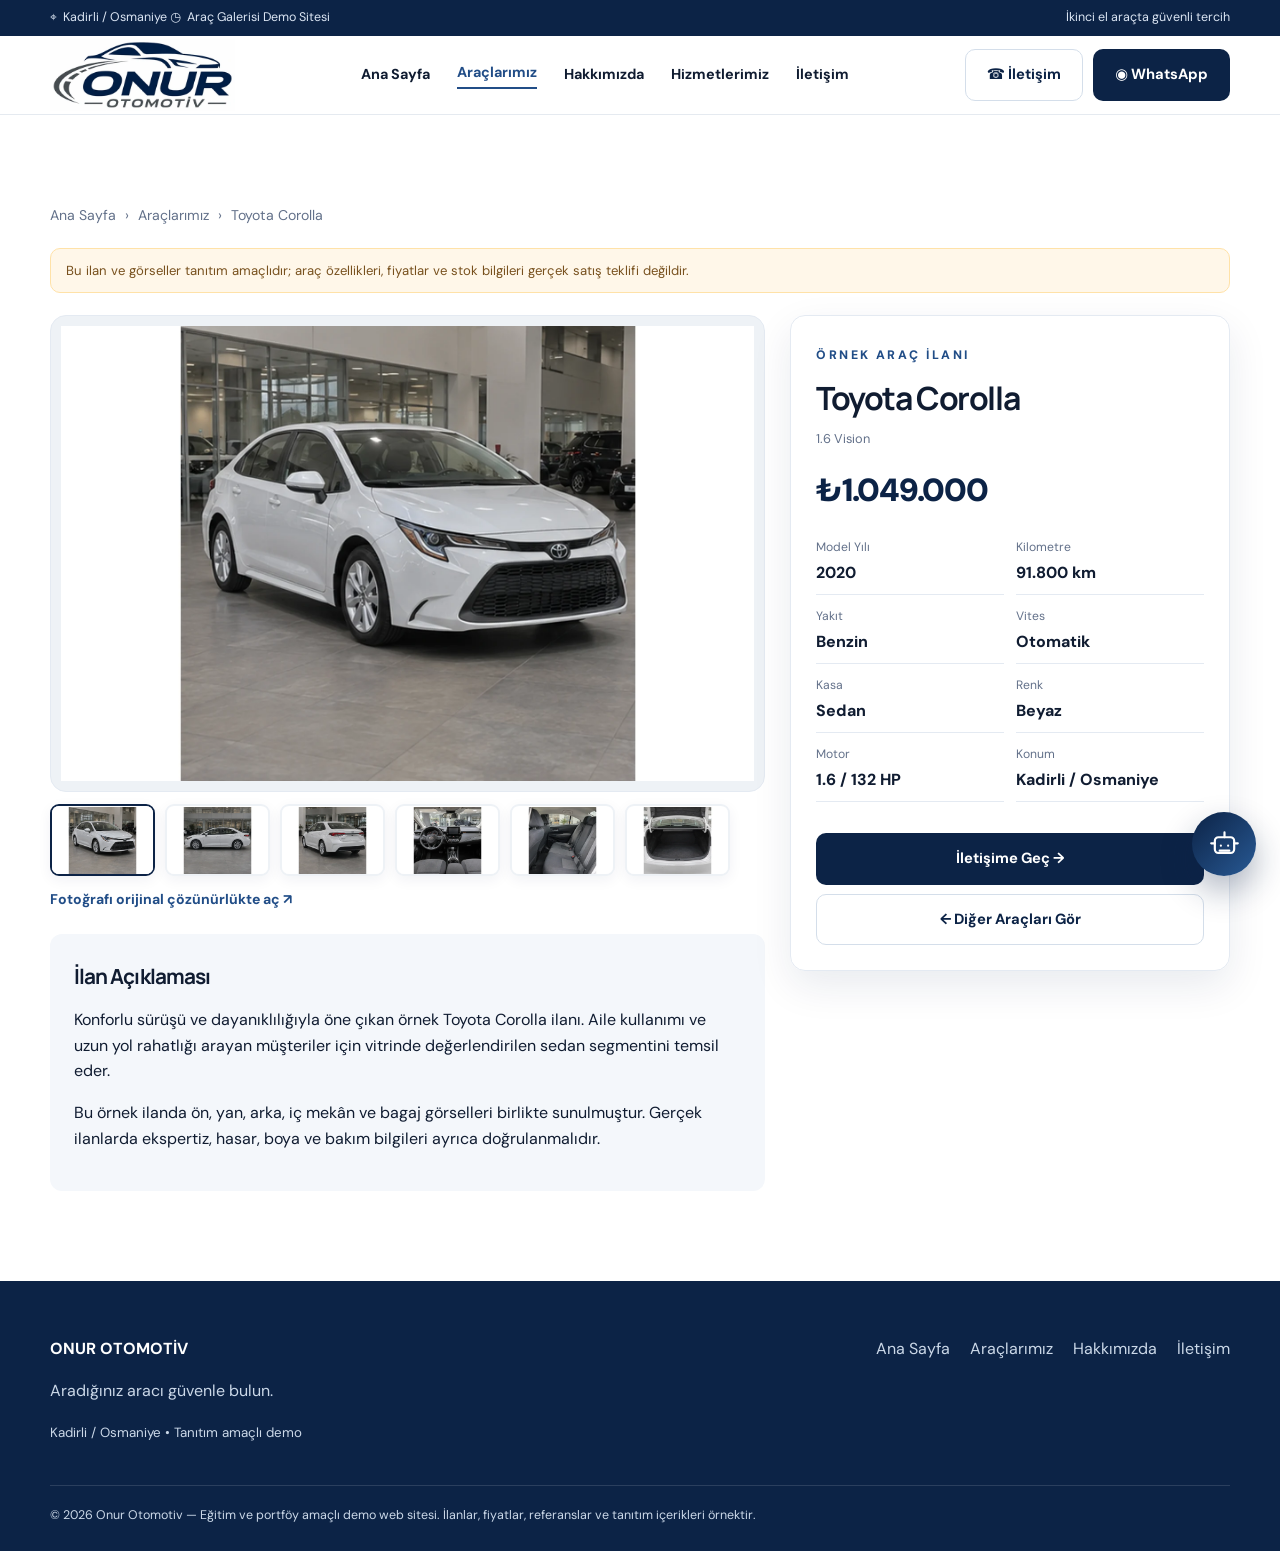
<file: onur-otomotiv/arac-toyota-corolla-2020.html>
<!doctype html>
<!DOCTYPE html>

<!DOCTYPE html>

<!DOCTYPE html>

<html lang="tr"><head><title>2020 Toyota Corolla 1.6 Vision | Onur Otomotiv</title><meta content="2020 Toyota Corolla 1.6 Vision, 91.800 km, Benzin, Otomatik. Onur Otomotiv Kadirli örnek araç ilanı." name="description"/><meta charset="utf-8"/><meta content="width=device-width,initial-scale=1" name="viewport"/><meta content="#0c2346" name="theme-color"/><meta content="light" name="color-scheme"/><meta content="noindex,follow" name="robots"/><link href="assets/favicon.png" rel="icon" sizes="64x64" type="image/png"/><link href="https://fonts.googleapis.com" rel="preconnect"/><link crossorigin="" href="https://fonts.gstatic.com" rel="preconnect"/><link href="style.css" rel="stylesheet"/><link href="chatbot.css" rel="stylesheet"/><link href="assets/apple-touch-icon.png" rel="apple-touch-icon"/></head><body><div class="topbar"><div class="container topbar-inner"><span>⌖  Kadirli / Osmaniye <span>◷  Araç Galerisi Demo Sitesi</span></span><span>İkinci el araçta güvenli tercih</span></div></div>
<header class="header"><div class="container nav"><a aria-label="Onur Otomotiv ana sayfa" class="brand" href="index.html"><img alt="Onur Otomotiv logosu" height="72" src="assets/onur-logo.webp" width="185"/></a><nav aria-label="Ana menü" class="links" id="main-links"><a data-page="index" href="index.html">Ana Sayfa</a><a class="active" data-page="araclar" href="araclar.html">Araçlarımız</a><a href="index.html#hakkimizda">Hakkımızda</a><a href="index.html#hizmetler">Hizmetlerimiz</a><a data-page="iletisim" href="iletisim.html">İletişim</a></nav><div class="nav-actions"><a class="btn btn-outline" data-phone="" href="iletisim.html">☎ İletişim</a><a class="btn btn-primary" data-whatsapp="" href="iletisim.html">◉ WhatsApp</a></div><button aria-controls="main-links" aria-expanded="false" aria-label="Menüyü aç" class="menu-btn" id="menu-toggle" type="button">☰</button></div></header><main><section class="section"><div class="container" data-car-id="toyota-corolla-2020" id="detail-root"><nav aria-label="Sayfa yolu" class="breadcrumbs"><a href="index.html">Ana Sayfa</a><span>›</span><a href="araclar.html">Araçlarımız</a><span>›</span><span aria-current="page">Toyota Corolla</span></nav>
<div class="demo-notice">Bu ilan ve görseller tanıtım amaçlıdır; araç özellikleri, fiyatlar ve stok bilgileri gerçek satış teklifi değildir.</div>
<div class="detail-grid">
<section aria-label="Toyota Corolla araç fotoğrafları" class="detail-gallery">
<div class="main-photo-wrap"><img alt="2020 Toyota Corolla 1.6 Vision ön görünüm" class="main-photo" decoding="async" fetchpriority="high" height="1024" id="big-car-photo" src="assets/cars/toyota-corolla-white-front-1536.webp" width="1536"/></div>
<div aria-label="Fotoğraf seçimi" class="thumbs"><button aria-label="Ön Görünüm" aria-pressed="true" class="current" data-alt="2020 Toyota Corolla 1.6 Vision ön görünüm" data-photo="assets/cars/toyota-corolla-white-front-1536.webp" type="button"><img alt="" height="80" loading="lazy" src="assets/cars/toyota-corolla-white-front-640.webp" width="120"/></button><button aria-label="Yan Görünüm" aria-pressed="false" data-alt="2020 Toyota Corolla 1.6 Vision yan görünüm" data-photo="assets/cars/toyota-corolla-white-side-1536.webp" type="button"><img alt="" height="80" loading="lazy" src="assets/cars/toyota-corolla-white-side-640.webp" width="120"/></button><button aria-label="Arka Görünüm" aria-pressed="false" data-alt="2020 Toyota Corolla 1.6 Vision arka görünüm" data-photo="assets/cars/toyota-corolla-white-rear-1536.webp" type="button"><img alt="" height="80" loading="lazy" src="assets/cars/toyota-corolla-white-rear-640.webp" width="120"/></button><button aria-label="Ön Konsol" aria-pressed="false" data-alt="2020 Toyota Corolla 1.6 Vision ön konsol" data-photo="assets/cars/toyota-corolla-white-cockpit-1536.webp" type="button"><img alt="" height="80" loading="lazy" src="assets/cars/toyota-corolla-white-cockpit-640.webp" width="120"/></button><button aria-label="Arka Koltuk" aria-pressed="false" data-alt="2020 Toyota Corolla 1.6 Vision arka koltuk" data-photo="assets/cars/toyota-corolla-white-rear-seat-1536.webp" type="button"><img alt="" height="80" loading="lazy" src="assets/cars/toyota-corolla-white-rear-seat-640.webp" width="120"/></button><button aria-label="Bagaj" aria-pressed="false" data-alt="2020 Toyota Corolla 1.6 Vision bagaj" data-photo="assets/cars/toyota-corolla-white-trunk-1536.webp" type="button"><img alt="" height="80" loading="lazy" src="assets/cars/toyota-corolla-white-trunk-640.webp" width="120"/></button></div>
<a class="photo-open" href="assets/cars/toyota-corolla-white-front-1536.webp" id="full-photo-link" rel="noopener noreferrer" target="_blank">Fotoğrafı orijinal çözünürlükte aç ↗</a>
<div class="detail-description"><h2>İlan Açıklaması</h2><p>Konforlu sürüşü ve dayanıklılığıyla öne çıkan örnek Toyota Corolla ilanı. Aile kullanımı ve uzun yol rahatlığı arayan müşteriler için vitrinde değerlendirilen sedan segmentini temsil eder.</p><p>Bu örnek ilanda ön, yan, arka, iç mekân ve bagaj görselleri birlikte sunulmuştur. Gerçek ilanlarda ekspertiz, hasar, boya ve bakım bilgileri doğrulanmalıdır.</p></div>
</section>
<aside class="detail-box"><span class="eyebrow">Örnek Araç İlanı</span><h1>Toyota Corolla</h1><p class="trim">1.6 Vision</p><strong class="price">₺1.049.000</strong>
<dl class="detail-specs"><div><dt>Model Yılı</dt><dd>2020</dd></div><div><dt>Kilometre</dt><dd>91.800 km</dd></div><div><dt>Yakıt</dt><dd>Benzin</dd></div><div><dt>Vites</dt><dd>Otomatik</dd></div><div><dt>Kasa</dt><dd>Sedan</dd></div><div><dt>Renk</dt><dd>Beyaz</dd></div><div><dt>Motor</dt><dd>1.6 / 132 HP</dd></div><div><dt>Konum</dt><dd>Kadirli / Osmaniye</dd></div></dl><a class="btn btn-primary" href="iletisim.html">İletişime Geç →</a><a class="btn btn-outline" href="araclar.html">← Diğer Araçları Gör</a>
</aside></div></div></section></main><footer class="footer"><div class="container"><div class="footer-grid"><div><strong>ONUR OTOMOTİV</strong><p>Aradığınız aracı güvenle bulun.</p><small>Kadirli / Osmaniye • Tanıtım amaçlı demo</small></div><nav aria-label="Alt menü" class="footer-links"><a href="index.html">Ana Sayfa</a><a href="araclar.html">Araçlarımız</a><a href="index.html#hakkimizda">Hakkımızda</a><a href="iletisim.html">İletişim</a></nav></div><div class="copyright">© 2026 Onur Otomotiv — Eğitim ve portföy amaçlı demo web sitesi. İlanlar, fiyatlar, referanslar ve tanıtım içerikleri örnektir.</div></div></footer><script defer="" src="data.js"></script><script defer="" src="app.js"></script><div class="chatbot" id="onur-chatbot"><button aria-controls="onur-chat-panel" aria-expanded="false" aria-label="Onur Asistan sohbetini aç" class="chat-launch" type="button"><svg aria-hidden="true" viewbox="0 0 24 24"><rect height="13" rx="3" width="16" x="4" y="6"></rect><path d="M12 2v4M9 13h.01M15 13h.01M8 17h8M1 11h3M20 11h3"></path></svg></button><section aria-label="Onur Asistan sohbet penceresi" class="chat-panel" hidden="" id="onur-chat-panel" role="dialog"><div class="chat-header"><div aria-hidden="true" class="chat-avatar"><svg viewbox="0 0 24 24"><rect height="13" rx="3" width="16" x="4" y="6"></rect><path d="M12 2v4M9 13h.01M15 13h.01M8 17h8"></path></svg></div><div class="chat-header-title"><strong>Onur Asistan</strong><small>Akıllı araç danışmanı · Demo</small></div><button aria-label="Sohbeti kapat" class="chat-close" type="button">×</button></div><div aria-label="Sohbet mesajları" aria-live="off" class="chat-messages" role="log"></div><div aria-label="Örnek sorular" class="chat-suggestions"></div><form class="chat-compose"><label class="sr-only" for="chat-text-input">Mesajınızı yazın</label><input autocomplete="off" class="chat-input" id="chat-text-input" maxlength="500" placeholder="Sorunuzu buraya yazın..." required="" type="text"/><button aria-label="Mesajı gönder" type="submit"><svg aria-hidden="true" viewbox="0 0 24 24"><path d="m3 11 18-8-8 18-2-8-8-2Z"></path><path d="m11 13 10-10"></path></svg></button></form><span aria-live="polite" class="chat-live"></span></section></div><script defer="True" src="chatbot.js"></script></body></html>
</file>
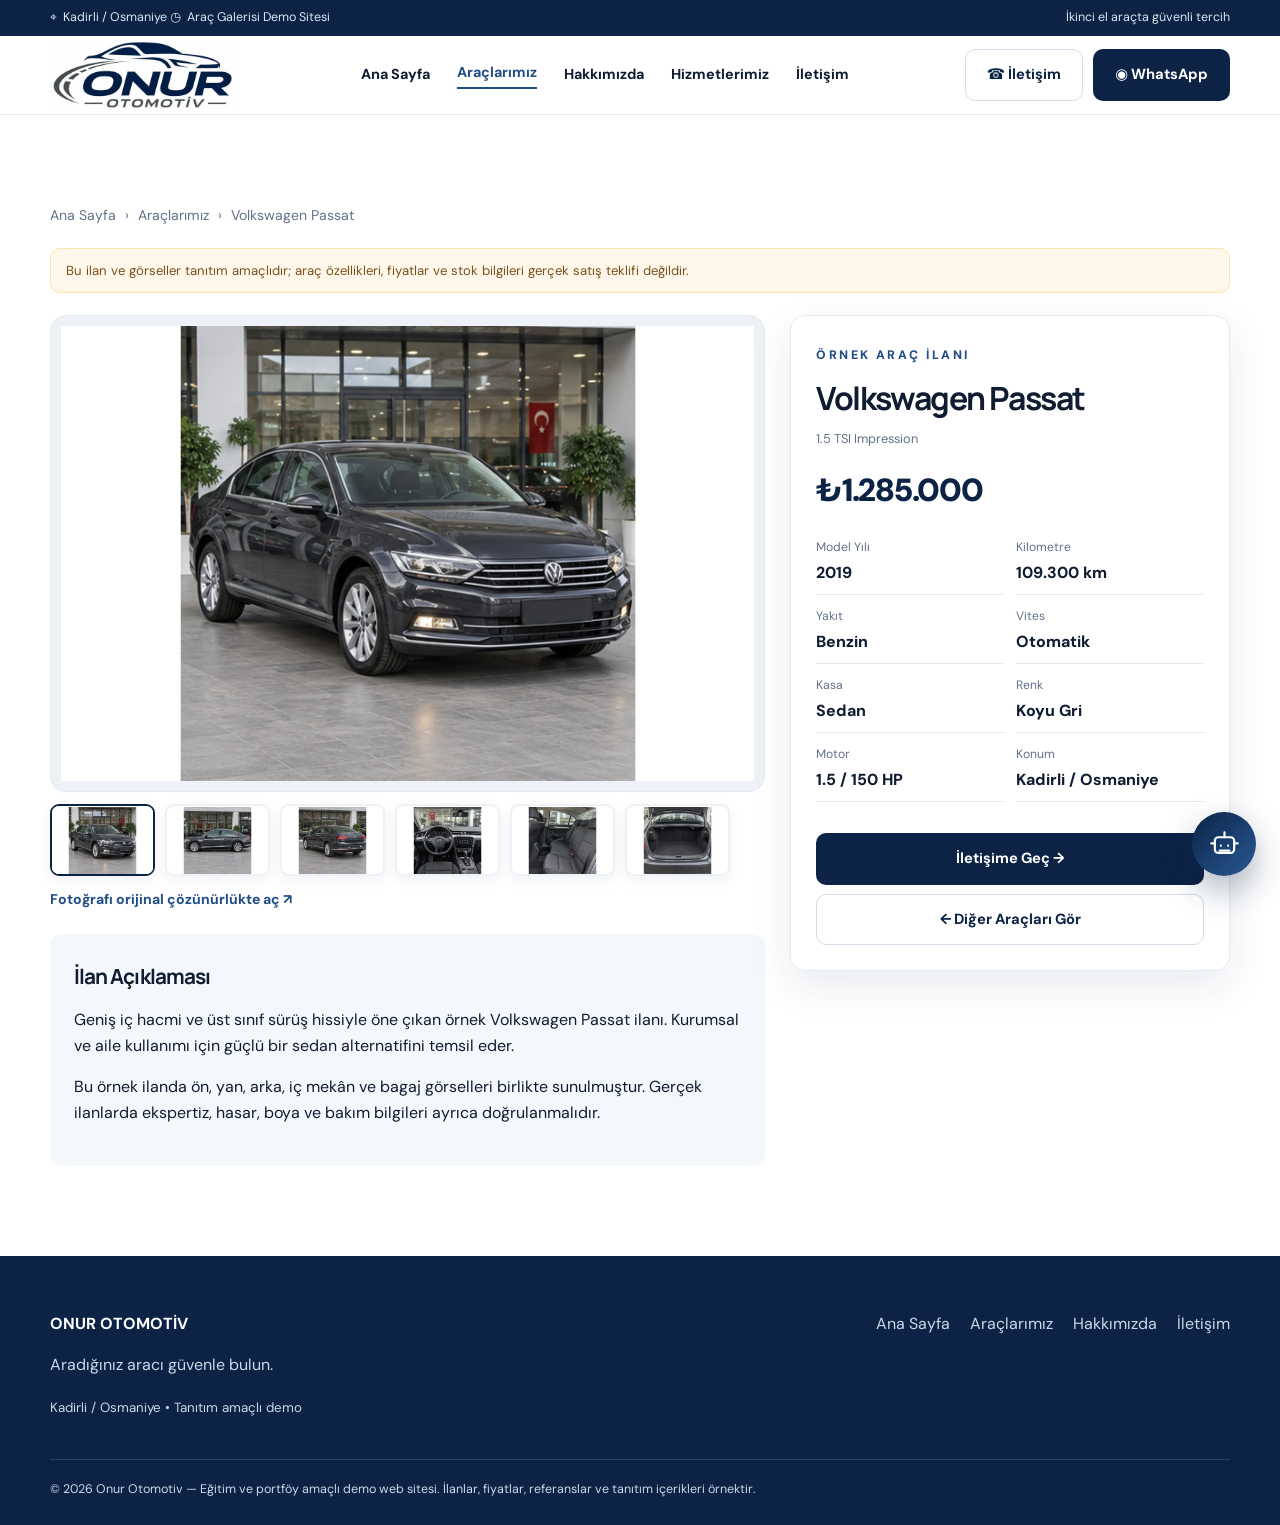
<file: onur-otomotiv/arac-volkswagen-passat-2019.html>
<!doctype html>
<!DOCTYPE html>

<!DOCTYPE html>

<!DOCTYPE html>

<html lang="tr"><head><title>2019 Volkswagen Passat 1.5 TSI Impression | Onur Otomotiv</title><meta content="2019 Volkswagen Passat 1.5 TSI Impression, 109.300 km, Benzin, Otomatik. Onur Otomotiv Kadirli örnek araç ilanı." name="description"/><meta charset="utf-8"/><meta content="width=device-width,initial-scale=1" name="viewport"/><meta content="#0c2346" name="theme-color"/><meta content="light" name="color-scheme"/><meta content="noindex,follow" name="robots"/><link href="assets/favicon.png" rel="icon" sizes="64x64" type="image/png"/><link href="https://fonts.googleapis.com" rel="preconnect"/><link crossorigin="" href="https://fonts.gstatic.com" rel="preconnect"/><link href="style.css" rel="stylesheet"/><link href="chatbot.css" rel="stylesheet"/><link href="assets/apple-touch-icon.png" rel="apple-touch-icon"/></head><body><div class="topbar"><div class="container topbar-inner"><span>⌖  Kadirli / Osmaniye <span>◷  Araç Galerisi Demo Sitesi</span></span><span>İkinci el araçta güvenli tercih</span></div></div>
<header class="header"><div class="container nav"><a aria-label="Onur Otomotiv ana sayfa" class="brand" href="index.html"><img alt="Onur Otomotiv logosu" height="72" src="assets/onur-logo.webp" width="185"/></a><nav aria-label="Ana menü" class="links" id="main-links"><a data-page="index" href="index.html">Ana Sayfa</a><a class="active" data-page="araclar" href="araclar.html">Araçlarımız</a><a href="index.html#hakkimizda">Hakkımızda</a><a href="index.html#hizmetler">Hizmetlerimiz</a><a data-page="iletisim" href="iletisim.html">İletişim</a></nav><div class="nav-actions"><a class="btn btn-outline" data-phone="" href="iletisim.html">☎ İletişim</a><a class="btn btn-primary" data-whatsapp="" href="iletisim.html">◉ WhatsApp</a></div><button aria-controls="main-links" aria-expanded="false" aria-label="Menüyü aç" class="menu-btn" id="menu-toggle" type="button">☰</button></div></header><main><section class="section"><div class="container" data-car-id="volkswagen-passat-2019" id="detail-root"><nav aria-label="Sayfa yolu" class="breadcrumbs"><a href="index.html">Ana Sayfa</a><span>›</span><a href="araclar.html">Araçlarımız</a><span>›</span><span aria-current="page">Volkswagen Passat</span></nav>
<div class="demo-notice">Bu ilan ve görseller tanıtım amaçlıdır; araç özellikleri, fiyatlar ve stok bilgileri gerçek satış teklifi değildir.</div>
<div class="detail-grid">
<section aria-label="Volkswagen Passat araç fotoğrafları" class="detail-gallery">
<div class="main-photo-wrap"><img alt="2019 Volkswagen Passat 1.5 TSI Impression ön görünüm" class="main-photo" decoding="async" fetchpriority="high" height="1024" id="big-car-photo" src="assets/cars/volkswagen-passat-gray-front-1536.webp" width="1536"/></div>
<div aria-label="Fotoğraf seçimi" class="thumbs"><button aria-label="Ön Görünüm" aria-pressed="true" class="current" data-alt="2019 Volkswagen Passat 1.5 TSI Impression ön görünüm" data-photo="assets/cars/volkswagen-passat-gray-front-1536.webp" type="button"><img alt="" height="80" loading="lazy" src="assets/cars/volkswagen-passat-gray-front-640.webp" width="120"/></button><button aria-label="Yan Görünüm" aria-pressed="false" data-alt="2019 Volkswagen Passat 1.5 TSI Impression yan görünüm" data-photo="assets/cars/volkswagen-passat-gray-side-1536.webp" type="button"><img alt="" height="80" loading="lazy" src="assets/cars/volkswagen-passat-gray-side-640.webp" width="120"/></button><button aria-label="Arka Görünüm" aria-pressed="false" data-alt="2019 Volkswagen Passat 1.5 TSI Impression arka görünüm" data-photo="assets/cars/volkswagen-passat-gray-rear-1536.webp" type="button"><img alt="" height="80" loading="lazy" src="assets/cars/volkswagen-passat-gray-rear-640.webp" width="120"/></button><button aria-label="Ön Konsol" aria-pressed="false" data-alt="2019 Volkswagen Passat 1.5 TSI Impression ön konsol" data-photo="assets/cars/volkswagen-passat-gray-cockpit-1536.webp" type="button"><img alt="" height="80" loading="lazy" src="assets/cars/volkswagen-passat-gray-cockpit-640.webp" width="120"/></button><button aria-label="Arka Koltuk" aria-pressed="false" data-alt="2019 Volkswagen Passat 1.5 TSI Impression arka koltuk" data-photo="assets/cars/volkswagen-passat-gray-rear-seat-1536.webp" type="button"><img alt="" height="80" loading="lazy" src="assets/cars/volkswagen-passat-gray-rear-seat-640.webp" width="120"/></button><button aria-label="Bagaj" aria-pressed="false" data-alt="2019 Volkswagen Passat 1.5 TSI Impression bagaj" data-photo="assets/cars/volkswagen-passat-gray-trunk-1536.webp" type="button"><img alt="" height="80" loading="lazy" src="assets/cars/volkswagen-passat-gray-trunk-640.webp" width="120"/></button></div>
<a class="photo-open" href="assets/cars/volkswagen-passat-gray-front-1536.webp" id="full-photo-link" rel="noopener noreferrer" target="_blank">Fotoğrafı orijinal çözünürlükte aç ↗</a>
<div class="detail-description"><h2>İlan Açıklaması</h2><p>Geniş iç hacmi ve üst sınıf sürüş hissiyle öne çıkan örnek Volkswagen Passat ilanı. Kurumsal ve aile kullanımı için güçlü bir sedan alternatifini temsil eder.</p><p>Bu örnek ilanda ön, yan, arka, iç mekân ve bagaj görselleri birlikte sunulmuştur. Gerçek ilanlarda ekspertiz, hasar, boya ve bakım bilgileri doğrulanmalıdır.</p></div>
</section>
<aside class="detail-box"><span class="eyebrow">Örnek Araç İlanı</span><h1>Volkswagen Passat</h1><p class="trim">1.5 TSI Impression</p><strong class="price">₺1.285.000</strong>
<dl class="detail-specs"><div><dt>Model Yılı</dt><dd>2019</dd></div><div><dt>Kilometre</dt><dd>109.300 km</dd></div><div><dt>Yakıt</dt><dd>Benzin</dd></div><div><dt>Vites</dt><dd>Otomatik</dd></div><div><dt>Kasa</dt><dd>Sedan</dd></div><div><dt>Renk</dt><dd>Koyu Gri</dd></div><div><dt>Motor</dt><dd>1.5 / 150 HP</dd></div><div><dt>Konum</dt><dd>Kadirli / Osmaniye</dd></div></dl><a class="btn btn-primary" href="iletisim.html">İletişime Geç →</a><a class="btn btn-outline" href="araclar.html">← Diğer Araçları Gör</a>
</aside></div></div></section></main><footer class="footer"><div class="container"><div class="footer-grid"><div><strong>ONUR OTOMOTİV</strong><p>Aradığınız aracı güvenle bulun.</p><small>Kadirli / Osmaniye • Tanıtım amaçlı demo</small></div><nav aria-label="Alt menü" class="footer-links"><a href="index.html">Ana Sayfa</a><a href="araclar.html">Araçlarımız</a><a href="index.html#hakkimizda">Hakkımızda</a><a href="iletisim.html">İletişim</a></nav></div><div class="copyright">© 2026 Onur Otomotiv — Eğitim ve portföy amaçlı demo web sitesi. İlanlar, fiyatlar, referanslar ve tanıtım içerikleri örnektir.</div></div></footer><script defer="" src="data.js"></script><script defer="" src="app.js"></script><div class="chatbot" id="onur-chatbot"><button aria-controls="onur-chat-panel" aria-expanded="false" aria-label="Onur Asistan sohbetini aç" class="chat-launch" type="button"><svg aria-hidden="true" viewbox="0 0 24 24"><rect height="13" rx="3" width="16" x="4" y="6"></rect><path d="M12 2v4M9 13h.01M15 13h.01M8 17h8M1 11h3M20 11h3"></path></svg></button><section aria-label="Onur Asistan sohbet penceresi" class="chat-panel" hidden="" id="onur-chat-panel" role="dialog"><div class="chat-header"><div aria-hidden="true" class="chat-avatar"><svg viewbox="0 0 24 24"><rect height="13" rx="3" width="16" x="4" y="6"></rect><path d="M12 2v4M9 13h.01M15 13h.01M8 17h8"></path></svg></div><div class="chat-header-title"><strong>Onur Asistan</strong><small>Akıllı araç danışmanı · Demo</small></div><button aria-label="Sohbeti kapat" class="chat-close" type="button">×</button></div><div aria-label="Sohbet mesajları" aria-live="off" class="chat-messages" role="log"></div><div aria-label="Örnek sorular" class="chat-suggestions"></div><form class="chat-compose"><label class="sr-only" for="chat-text-input">Mesajınızı yazın</label><input autocomplete="off" class="chat-input" id="chat-text-input" maxlength="500" placeholder="Sorunuzu buraya yazın..." required="" type="text"/><button aria-label="Mesajı gönder" type="submit"><svg aria-hidden="true" viewbox="0 0 24 24"><path d="m3 11 18-8-8 18-2-8-8-2Z"></path><path d="m11 13 10-10"></path></svg></button></form><span aria-live="polite" class="chat-live"></span></section></div><script defer="True" src="chatbot.js"></script></body></html>
</file>
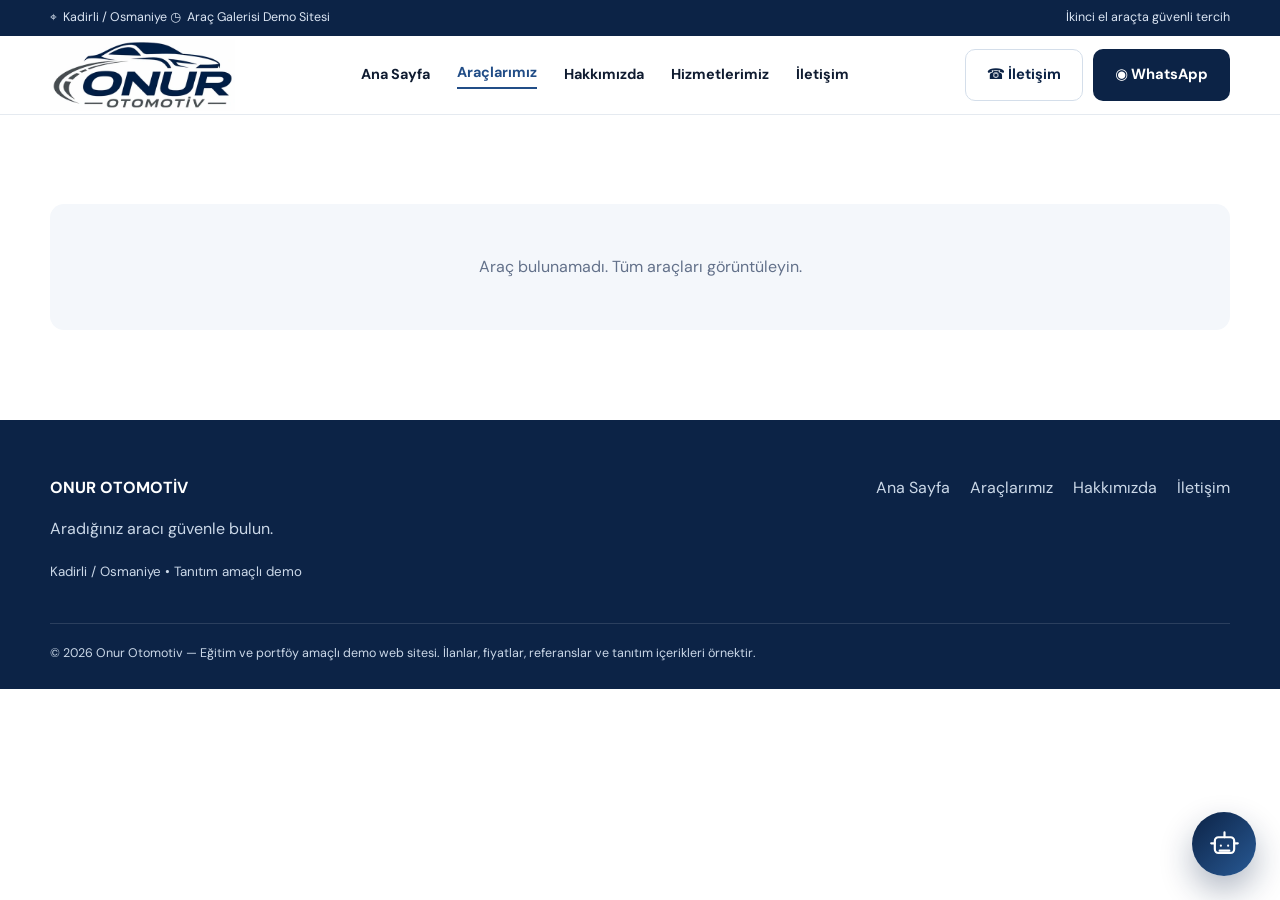
<file: onur-otomotiv/arac.html>
<!doctype html>
<!DOCTYPE html>

<!DOCTYPE html>

<html lang="tr"><head><title>İkinci El Araç Detayı | Onur Otomotiv</title><meta content="Onur Otomotiv araç detayları ve örnek ilan özellikleri." name="description"/><meta charset="utf-8"/><meta content="width=device-width,initial-scale=1" name="viewport"/><meta content="#0c2346" name="theme-color"/><meta content="light" name="color-scheme"/><meta content="noindex,follow" name="robots"/><link href="assets/favicon.png" rel="icon" sizes="64x64" type="image/png"/><link href="https://fonts.googleapis.com" rel="preconnect"/><link crossorigin="" href="https://fonts.gstatic.com" rel="preconnect"/><link href="style.css" rel="stylesheet"/><link href="chatbot.css" rel="stylesheet"/><link href="assets/apple-touch-icon.png" rel="apple-touch-icon"/></head><body><div class="topbar"><div class="container topbar-inner"><span>⌖  Kadirli / Osmaniye <span>◷  Araç Galerisi Demo Sitesi</span></span><span>İkinci el araçta güvenli tercih</span></div></div>
<header class="header"><div class="container nav"><a aria-label="Onur Otomotiv ana sayfa" class="brand" href="index.html"><img alt="Onur Otomotiv logosu" height="72" src="assets/onur-logo.webp" width="185"/></a><nav aria-label="Ana menü" class="links" id="main-links"><a data-page="index" href="index.html">Ana Sayfa</a><a class="active" data-page="araclar" href="araclar.html">Araçlarımız</a><a href="index.html#hakkimizda">Hakkımızda</a><a href="index.html#hizmetler">Hizmetlerimiz</a><a data-page="iletisim" href="iletisim.html">İletişim</a></nav><div class="nav-actions"><a class="btn btn-outline" data-phone="" href="iletisim.html">☎ İletişim</a><a class="btn btn-primary" data-whatsapp="" href="iletisim.html">◉ WhatsApp</a></div><button aria-controls="main-links" aria-expanded="false" aria-label="Menüyü aç" class="menu-btn" id="menu-toggle" type="button">☰</button></div></header><main><section class="section"><div class="container" id="detail-root"></div></section></main><footer class="footer"><div class="container"><div class="footer-grid"><div><strong>ONUR OTOMOTİV</strong><p>Aradığınız aracı güvenle bulun.</p><small>Kadirli / Osmaniye • Tanıtım amaçlı demo</small></div><nav aria-label="Alt menü" class="footer-links"><a href="index.html">Ana Sayfa</a><a href="araclar.html">Araçlarımız</a><a href="index.html#hakkimizda">Hakkımızda</a><a href="iletisim.html">İletişim</a></nav></div><div class="copyright">© 2026 Onur Otomotiv — Eğitim ve portföy amaçlı demo web sitesi. İlanlar, fiyatlar, referanslar ve tanıtım içerikleri örnektir.</div></div></footer><script defer="" src="data.js"></script><script defer="" src="app.js"></script><div class="chatbot" id="onur-chatbot"><button aria-controls="onur-chat-panel" aria-expanded="false" aria-label="Onur Asistan sohbetini aç" class="chat-launch" type="button"><svg aria-hidden="true" viewbox="0 0 24 24"><rect height="13" rx="3" width="16" x="4" y="6"></rect><path d="M12 2v4M9 13h.01M15 13h.01M8 17h8M1 11h3M20 11h3"></path></svg></button><section aria-label="Onur Asistan sohbet penceresi" class="chat-panel" hidden="" id="onur-chat-panel" role="dialog"><div class="chat-header"><div aria-hidden="true" class="chat-avatar"><svg viewbox="0 0 24 24"><rect height="13" rx="3" width="16" x="4" y="6"></rect><path d="M12 2v4M9 13h.01M15 13h.01M8 17h8"></path></svg></div><div class="chat-header-title"><strong>Onur Asistan</strong><small>Akıllı araç danışmanı · Demo</small></div><button aria-label="Sohbeti kapat" class="chat-close" type="button">×</button></div><div aria-label="Sohbet mesajları" aria-live="off" class="chat-messages" role="log"></div><div aria-label="Örnek sorular" class="chat-suggestions"></div><form class="chat-compose"><label class="sr-only" for="chat-text-input">Mesajınızı yazın</label><input autocomplete="off" class="chat-input" id="chat-text-input" maxlength="500" placeholder="Sorunuzu buraya yazın..." required="" type="text"/><button aria-label="Mesajı gönder" type="submit"><svg aria-hidden="true" viewbox="0 0 24 24"><path d="m3 11 18-8-8 18-2-8-8-2Z"></path><path d="m11 13 10-10"></path></svg></button></form><span aria-live="polite" class="chat-live"></span></section></div><script defer="True" src="chatbot.js"></script></body></html>
</file>
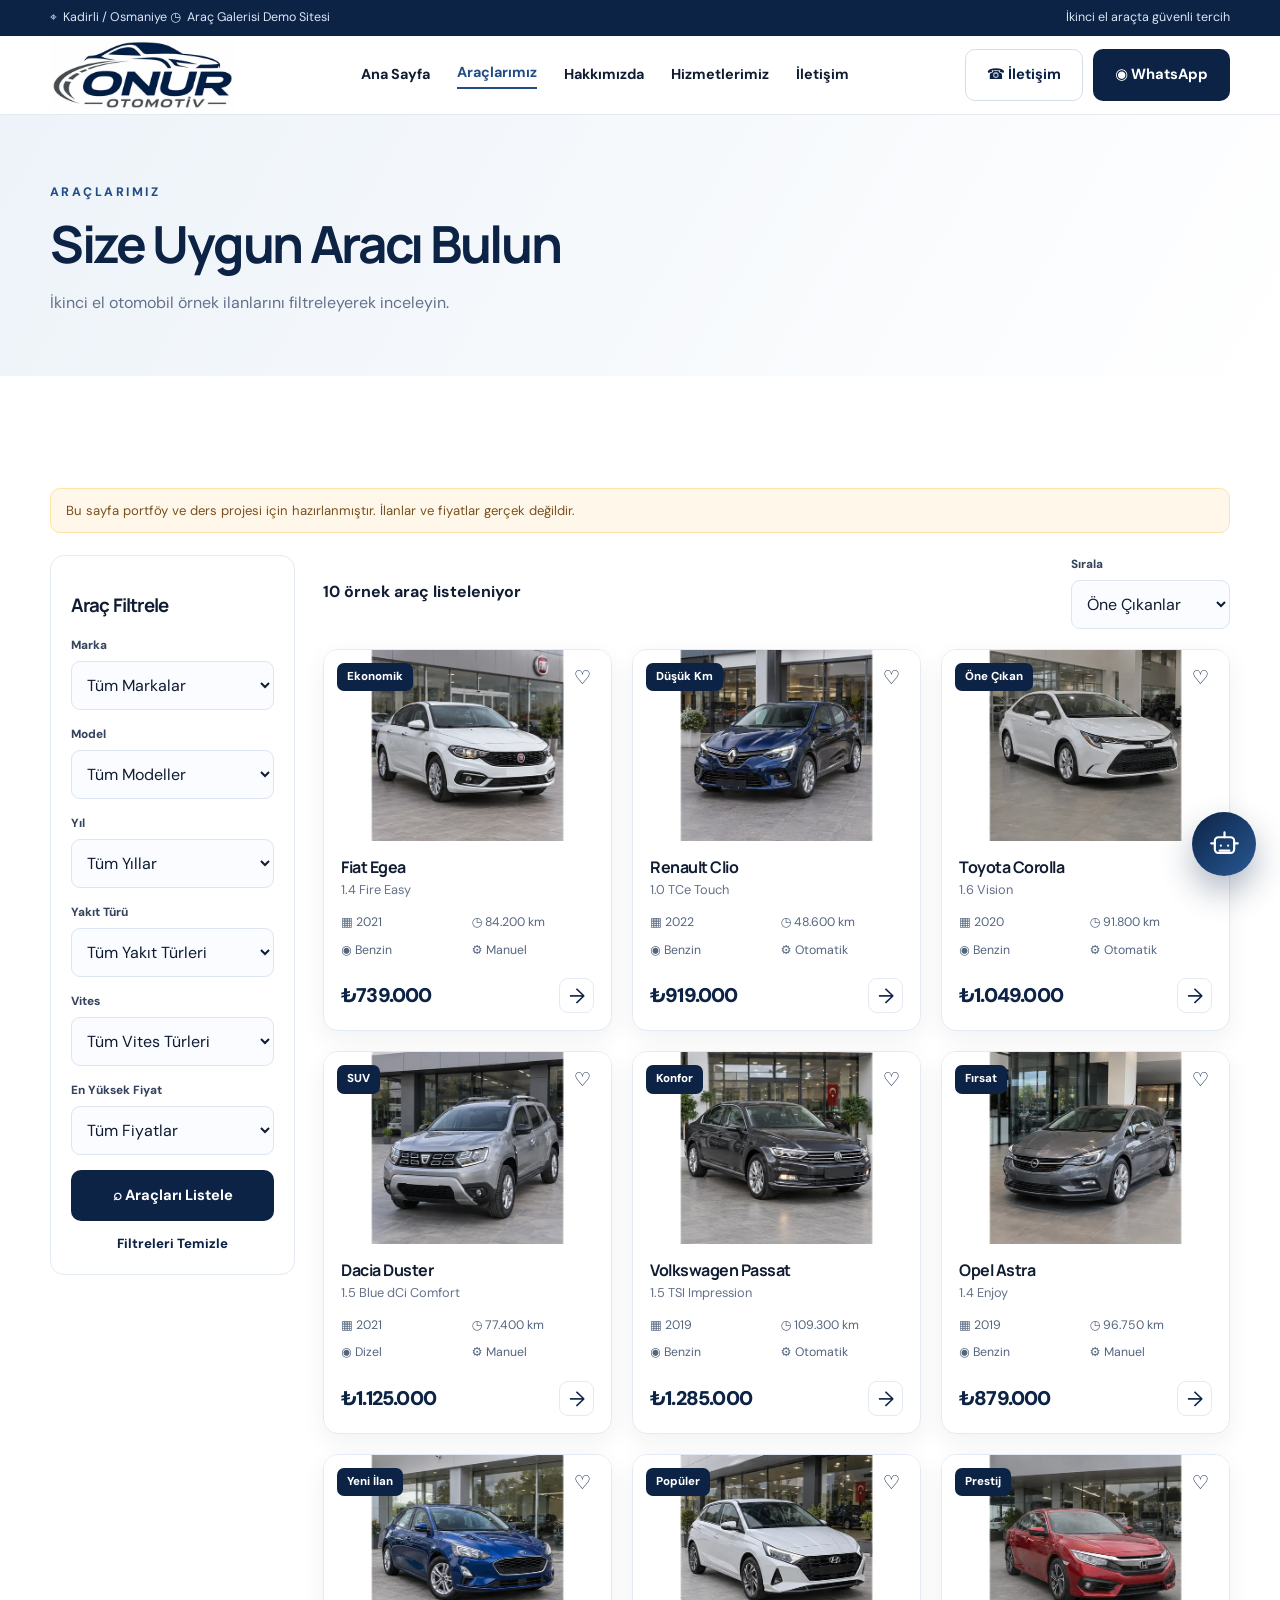
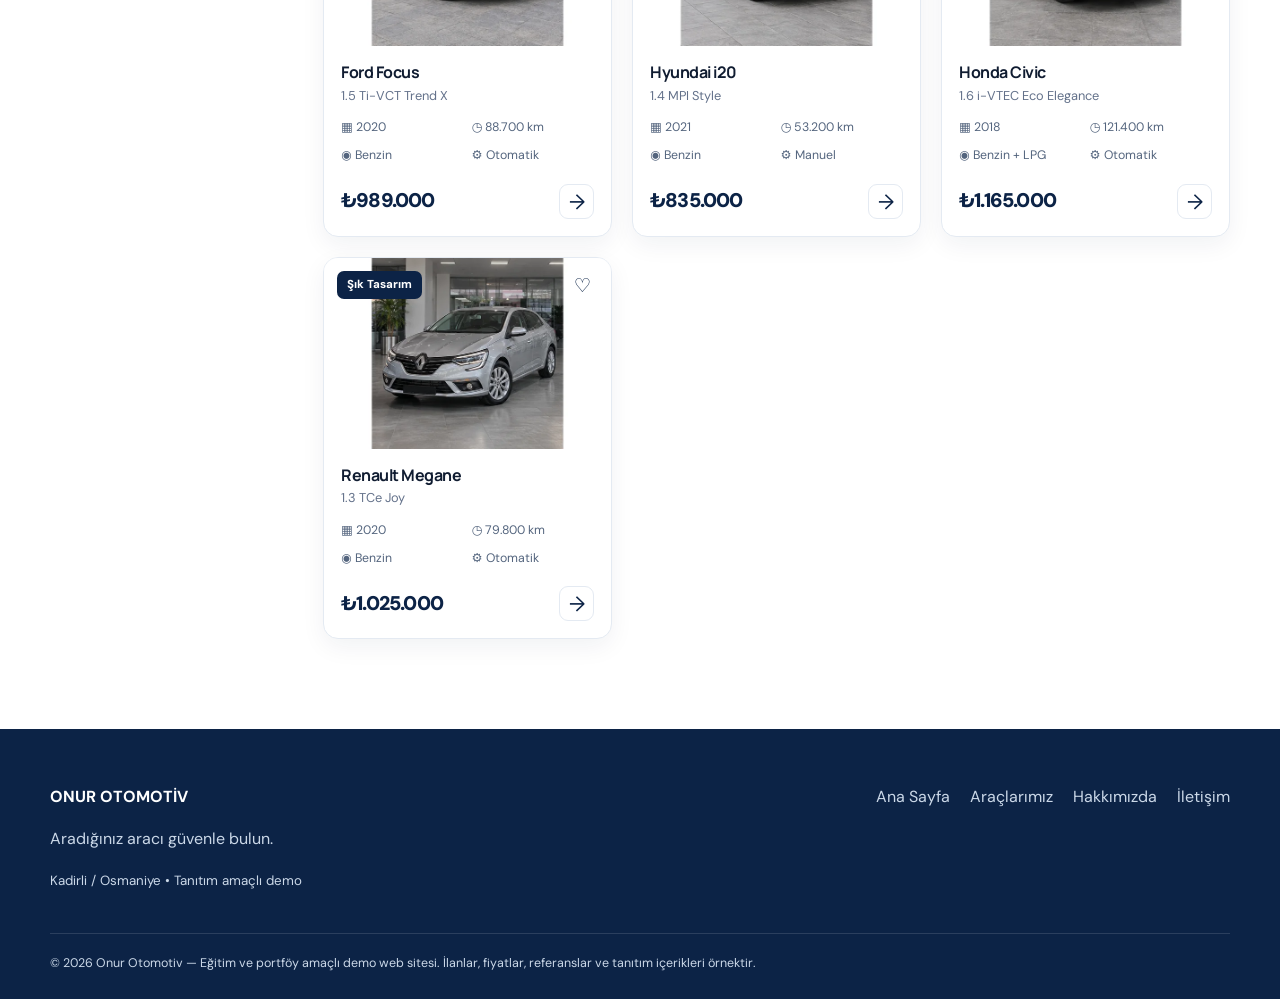
<file: onur-otomotiv/araclar.html>
<!doctype html>
<!DOCTYPE html>

<!DOCTYPE html>

<html lang="tr"><head><title>Araçlarımız | Onur Otomotiv</title><meta content="Onur Otomotiv Kadirli ikinci el araç örnek ilanlarını inceleyin. Marka, model, yıl, yakıt, vites ve fiyat filtreleriyle 12 aracı karşılaştırın." name="description"/><meta charset="utf-8"/><meta content="width=device-width,initial-scale=1" name="viewport"/><meta content="#0c2346" name="theme-color"/><meta content="light" name="color-scheme"/><meta content="index,follow" name="robots"/><link href="assets/favicon.png" rel="icon" sizes="64x64" type="image/png"/><link href="https://fonts.googleapis.com" rel="preconnect"/><link crossorigin="" href="https://fonts.gstatic.com" rel="preconnect"/><link href="style.css" rel="stylesheet"/><link href="chatbot.css" rel="stylesheet"/><link href="assets/apple-touch-icon.png" rel="apple-touch-icon"/></head><body><div class="topbar"><div class="container topbar-inner"><span>⌖  Kadirli / Osmaniye <span>◷  Araç Galerisi Demo Sitesi</span></span><span>İkinci el araçta güvenli tercih</span></div></div>
<header class="header"><div class="container nav"><a aria-label="Onur Otomotiv ana sayfa" class="brand" href="index.html"><img alt="Onur Otomotiv logosu" height="72" src="assets/onur-logo.webp" width="185"/></a><nav aria-label="Ana menü" class="links" id="main-links"><a data-page="index" href="index.html">Ana Sayfa</a><a class="active" data-page="araclar" href="araclar.html">Araçlarımız</a><a href="index.html#hakkimizda">Hakkımızda</a><a href="index.html#hizmetler">Hizmetlerimiz</a><a data-page="iletisim" href="iletisim.html">İletişim</a></nav><div class="nav-actions"><a class="btn btn-outline" data-phone="" href="iletisim.html">☎ İletişim</a><a class="btn btn-primary" data-whatsapp="" href="iletisim.html">◉ WhatsApp</a></div><button aria-controls="main-links" aria-expanded="false" aria-label="Menüyü aç" class="menu-btn" id="menu-toggle" type="button">☰</button></div></header><main><section class="page-hero"><div class="container"><span class="eyebrow">Araçlarımız</span><h1>Size Uygun Aracı Bulun</h1><p>İkinci el otomobil örnek ilanlarını filtreleyerek inceleyin.</p></div></section><section class="section"><div class="container"><div class="demo-notice">Bu sayfa portföy ve ders projesi için hazırlanmıştır. İlanlar ve fiyatlar gerçek değildir.</div><div class="listing-layout"><form class="filter-panel" id="listing-filter"><h3>Araç Filtrele</h3><div class="field"><label for="f-brand">Marka</label><select id="f-brand" name="brand"></select></div><div class="field"><label for="f-model">Model</label><select id="f-model" name="model"></select></div><div class="field"><label for="f-year">Yıl</label><select id="f-year" name="year"></select></div><div class="field"><label for="f-fuel">Yakıt Türü</label><select id="f-fuel" name="fuel"></select></div><div class="field"><label for="f-gear">Vites</label><select id="f-gear" name="gear"></select></div><div class="field"><label for="f-max">En Yüksek Fiyat</label><select id="f-max" name="maxPrice"><option value="">Tüm Fiyatlar</option><option value="800000">800.000 ₺</option><option value="1000000">1.000.000 ₺</option><option value="1200000">1.200.000 ₺</option></select></div><button class="btn btn-primary" style="width:100%" type="submit">⌕ Araçları Listele</button><a class="text-link" href="araclar.html" style="display:block;text-align:center;margin-top:12px;font-size:.83rem">Filtreleri Temizle</a></form><div><div class="listing-top"><strong id="results-count">Araçlar yükleniyor...</strong><div class="field"><label for="sort-cars">Sırala</label><select id="sort-cars"><option value="new">Öne Çıkanlar</option><option value="cheap">Önce Ucuz</option><option value="expensive">Önce Pahalı</option><option value="km">Önce Düşük Km</option></select></div></div><div class="cards listing-cards" id="listing-cards"><article class="car-card reveal"><div class="car-image"><a aria-label="Fiat Egea detayları" class="car-image-link" href="arac-fiat-egea-2021.html"><img alt="2021 Fiat Egea 1.4 Fire Easy ön görünüm" decoding="async" height="427" loading="lazy" sizes="(max-width:520px) calc(100vw - 36px), (max-width:780px) 48vw, (max-width:1140px) 33vw, 285px" src="assets/cars/fiat-egea-white-front-640.webp" srcset="assets/cars/fiat-egea-white-front-640.webp 640w, assets/cars/fiat-egea-white-front-1536.webp 1536w" width="640"/></a><span class="pill">Ekonomik</span><button aria-label="Favorilere ekle" aria-pressed="false" class="fav" data-fav="fiat-egea-2021" type="button">♡</button></div><div class="car-info"><h3><a href="arac-fiat-egea-2021.html">Fiat Egea</a></h3><p class="trim">1.4 Fire Easy</p><div class="specs"><span>▦ 2021</span><span>◷ 84.200 km</span><span>◉ Benzin</span><span>⚙ Manuel</span></div><div class="car-bottom"><strong class="price">₺739.000</strong><a aria-label="Araç detayını aç" class="round-link" href="arac-fiat-egea-2021.html">→</a></div></div></article><article class="car-card reveal"><div class="car-image"><a aria-label="Renault Clio detayları" class="car-image-link" href="arac-renault-clio-2022.html"><img alt="2022 Renault Clio 1.0 TCe Touch ön görünüm" decoding="async" height="427" loading="lazy" sizes="(max-width:520px) calc(100vw - 36px), (max-width:780px) 48vw, (max-width:1140px) 33vw, 285px" src="assets/cars/renault-clio-blue-front-640.webp" srcset="assets/cars/renault-clio-blue-front-640.webp 640w, assets/cars/renault-clio-blue-front-1536.webp 1536w" width="640"/></a><span class="pill">Düşük Km</span><button aria-label="Favorilere ekle" aria-pressed="false" class="fav" data-fav="renault-clio-2022" type="button">♡</button></div><div class="car-info"><h3><a href="arac-renault-clio-2022.html">Renault Clio</a></h3><p class="trim">1.0 TCe Touch</p><div class="specs"><span>▦ 2022</span><span>◷ 48.600 km</span><span>◉ Benzin</span><span>⚙ Otomatik</span></div><div class="car-bottom"><strong class="price">₺919.000</strong><a aria-label="Araç detayını aç" class="round-link" href="arac-renault-clio-2022.html">→</a></div></div></article><article class="car-card reveal"><div class="car-image"><a aria-label="Toyota Corolla detayları" class="car-image-link" href="arac-toyota-corolla-2020.html"><img alt="2020 Toyota Corolla 1.6 Vision ön görünüm" decoding="async" height="427" loading="lazy" sizes="(max-width:520px) calc(100vw - 36px), (max-width:780px) 48vw, (max-width:1140px) 33vw, 285px" src="assets/cars/toyota-corolla-white-front-640.webp" srcset="assets/cars/toyota-corolla-white-front-640.webp 640w, assets/cars/toyota-corolla-white-front-1536.webp 1536w" width="640"/></a><span class="pill">Öne Çıkan</span><button aria-label="Favorilere ekle" aria-pressed="false" class="fav" data-fav="toyota-corolla-2020" type="button">♡</button></div><div class="car-info"><h3><a href="arac-toyota-corolla-2020.html">Toyota Corolla</a></h3><p class="trim">1.6 Vision</p><div class="specs"><span>▦ 2020</span><span>◷ 91.800 km</span><span>◉ Benzin</span><span>⚙ Otomatik</span></div><div class="car-bottom"><strong class="price">₺1.049.000</strong><a aria-label="Araç detayını aç" class="round-link" href="arac-toyota-corolla-2020.html">→</a></div></div></article><article class="car-card reveal"><div class="car-image"><a aria-label="Dacia Duster detayları" class="car-image-link" href="arac-dacia-duster-2021.html"><img alt="2021 Dacia Duster 1.5 Blue dCi Comfort ön görünüm" decoding="async" height="427" loading="lazy" sizes="(max-width:520px) calc(100vw - 36px), (max-width:780px) 48vw, (max-width:1140px) 33vw, 285px" src="assets/cars/dacia-duster-silver-front-640.webp" srcset="assets/cars/dacia-duster-silver-front-640.webp 640w, assets/cars/dacia-duster-silver-front-1536.webp 1536w" width="640"/></a><span class="pill">SUV</span><button aria-label="Favorilere ekle" aria-pressed="false" class="fav" data-fav="dacia-duster-2021" type="button">♡</button></div><div class="car-info"><h3><a href="arac-dacia-duster-2021.html">Dacia Duster</a></h3><p class="trim">1.5 Blue dCi Comfort</p><div class="specs"><span>▦ 2021</span><span>◷ 77.400 km</span><span>◉ Dizel</span><span>⚙ Manuel</span></div><div class="car-bottom"><strong class="price">₺1.125.000</strong><a aria-label="Araç detayını aç" class="round-link" href="arac-dacia-duster-2021.html">→</a></div></div></article><article class="car-card reveal"><div class="car-image"><a aria-label="Volkswagen Passat detayları" class="car-image-link" href="arac-volkswagen-passat-2019.html"><img alt="2019 Volkswagen Passat 1.5 TSI Impression ön görünüm" decoding="async" height="427" loading="lazy" sizes="(max-width:520px) calc(100vw - 36px), (max-width:780px) 48vw, (max-width:1140px) 33vw, 285px" src="assets/cars/volkswagen-passat-gray-front-640.webp" srcset="assets/cars/volkswagen-passat-gray-front-640.webp 640w, assets/cars/volkswagen-passat-gray-front-1536.webp 1536w" width="640"/></a><span class="pill">Konfor</span><button aria-label="Favorilere ekle" aria-pressed="false" class="fav" data-fav="volkswagen-passat-2019" type="button">♡</button></div><div class="car-info"><h3><a href="arac-volkswagen-passat-2019.html">Volkswagen Passat</a></h3><p class="trim">1.5 TSI Impression</p><div class="specs"><span>▦ 2019</span><span>◷ 109.300 km</span><span>◉ Benzin</span><span>⚙ Otomatik</span></div><div class="car-bottom"><strong class="price">₺1.285.000</strong><a aria-label="Araç detayını aç" class="round-link" href="arac-volkswagen-passat-2019.html">→</a></div></div></article><article class="car-card reveal"><div class="car-image"><a aria-label="Opel Astra detayları" class="car-image-link" href="arac-opel-astra-2019.html"><img alt="2019 Opel Astra 1.4 Enjoy ön görünüm" decoding="async" height="427" loading="lazy" sizes="(max-width:520px) calc(100vw - 36px), (max-width:780px) 48vw, (max-width:1140px) 33vw, 285px" src="assets/cars/opel-astra-gray-front-640.webp" srcset="assets/cars/opel-astra-gray-front-640.webp 640w, assets/cars/opel-astra-gray-front-1536.webp 1536w" width="640"/></a><span class="pill">Fırsat</span><button aria-label="Favorilere ekle" aria-pressed="false" class="fav" data-fav="opel-astra-2019" type="button">♡</button></div><div class="car-info"><h3><a href="arac-opel-astra-2019.html">Opel Astra</a></h3><p class="trim">1.4 Enjoy</p><div class="specs"><span>▦ 2019</span><span>◷ 96.750 km</span><span>◉ Benzin</span><span>⚙ Manuel</span></div><div class="car-bottom"><strong class="price">₺879.000</strong><a aria-label="Araç detayını aç" class="round-link" href="arac-opel-astra-2019.html">→</a></div></div></article><article class="car-card reveal"><div class="car-image"><a aria-label="Ford Focus detayları" class="car-image-link" href="arac-ford-focus-2020.html"><img alt="2020 Ford Focus 1.5 Ti-VCT Trend X ön görünüm" decoding="async" height="427" loading="lazy" sizes="(max-width:520px) calc(100vw - 36px), (max-width:780px) 48vw, (max-width:1140px) 33vw, 285px" src="assets/cars/ford-focus-blue-front-640.webp" srcset="assets/cars/ford-focus-blue-front-640.webp 640w, assets/cars/ford-focus-blue-front-1536.webp 1536w" width="640"/></a><span class="pill">Yeni İlan</span><button aria-label="Favorilere ekle" aria-pressed="false" class="fav" data-fav="ford-focus-2020" type="button">♡</button></div><div class="car-info"><h3><a href="arac-ford-focus-2020.html">Ford Focus</a></h3><p class="trim">1.5 Ti-VCT Trend X</p><div class="specs"><span>▦ 2020</span><span>◷ 88.700 km</span><span>◉ Benzin</span><span>⚙ Otomatik</span></div><div class="car-bottom"><strong class="price">₺989.000</strong><a aria-label="Araç detayını aç" class="round-link" href="arac-ford-focus-2020.html">→</a></div></div></article><article class="car-card reveal"><div class="car-image"><a aria-label="Hyundai i20 detayları" class="car-image-link" href="arac-hyundai-i20-2021.html"><img alt="2021 Hyundai i20 1.4 MPI Style ön görünüm" decoding="async" height="427" loading="lazy" sizes="(max-width:520px) calc(100vw - 36px), (max-width:780px) 48vw, (max-width:1140px) 33vw, 285px" src="assets/cars/hyundai-i20-white-front-640.webp" srcset="assets/cars/hyundai-i20-white-front-640.webp 640w, assets/cars/hyundai-i20-white-front-1536.webp 1536w" width="640"/></a><span class="pill">Popüler</span><button aria-label="Favorilere ekle" aria-pressed="false" class="fav" data-fav="hyundai-i20-2021" type="button">♡</button></div><div class="car-info"><h3><a href="arac-hyundai-i20-2021.html">Hyundai i20</a></h3><p class="trim">1.4 MPI Style</p><div class="specs"><span>▦ 2021</span><span>◷ 53.200 km</span><span>◉ Benzin</span><span>⚙ Manuel</span></div><div class="car-bottom"><strong class="price">₺835.000</strong><a aria-label="Araç detayını aç" class="round-link" href="arac-hyundai-i20-2021.html">→</a></div></div></article><article class="car-card reveal"><div class="car-image"><a aria-label="Honda Civic detayları" class="car-image-link" href="arac-honda-civic-2018.html"><img alt="2018 Honda Civic 1.6 i-VTEC Eco Elegance ön görünüm" decoding="async" height="427" loading="lazy" sizes="(max-width:520px) calc(100vw - 36px), (max-width:780px) 48vw, (max-width:1140px) 33vw, 285px" src="assets/cars/honda-civic-red-front-640.webp" srcset="assets/cars/honda-civic-red-front-640.webp 640w, assets/cars/honda-civic-red-front-1536.webp 1536w" width="640"/></a><span class="pill">Prestij</span><button aria-label="Favorilere ekle" aria-pressed="false" class="fav" data-fav="honda-civic-2018" type="button">♡</button></div><div class="car-info"><h3><a href="arac-honda-civic-2018.html">Honda Civic</a></h3><p class="trim">1.6 i-VTEC Eco Elegance</p><div class="specs"><span>▦ 2018</span><span>◷ 121.400 km</span><span>◉ Benzin + LPG</span><span>⚙ Otomatik</span></div><div class="car-bottom"><strong class="price">₺1.165.000</strong><a aria-label="Araç detayını aç" class="round-link" href="arac-honda-civic-2018.html">→</a></div></div></article><article class="car-card reveal"><div class="car-image"><a aria-label="Renault Megane detayları" class="car-image-link" href="arac-renault-megane-2020.html"><img alt="2020 Renault Megane 1.3 TCe Joy ön görünüm" decoding="async" height="427" loading="lazy" sizes="(max-width:520px) calc(100vw - 36px), (max-width:780px) 48vw, (max-width:1140px) 33vw, 285px" src="assets/cars/renault-megane-silver-front-640.webp" srcset="assets/cars/renault-megane-silver-front-640.webp 640w, assets/cars/renault-megane-silver-front-1536.webp 1536w" width="640"/></a><span class="pill">Şık Tasarım</span><button aria-label="Favorilere ekle" aria-pressed="false" class="fav" data-fav="renault-megane-2020" type="button">♡</button></div><div class="car-info"><h3><a href="arac-renault-megane-2020.html">Renault Megane</a></h3><p class="trim">1.3 TCe Joy</p><div class="specs"><span>▦ 2020</span><span>◷ 79.800 km</span><span>◉ Benzin</span><span>⚙ Otomatik</span></div><div class="car-bottom"><strong class="price">₺1.025.000</strong><a aria-label="Araç detayını aç" class="round-link" href="arac-renault-megane-2020.html">→</a></div></div></article></div></div></div></div></section></main><footer class="footer"><div class="container"><div class="footer-grid"><div><strong>ONUR OTOMOTİV</strong><p>Aradığınız aracı güvenle bulun.</p><small>Kadirli / Osmaniye • Tanıtım amaçlı demo</small></div><nav aria-label="Alt menü" class="footer-links"><a href="index.html">Ana Sayfa</a><a href="araclar.html">Araçlarımız</a><a href="index.html#hakkimizda">Hakkımızda</a><a href="iletisim.html">İletişim</a></nav></div><div class="copyright">© 2026 Onur Otomotiv — Eğitim ve portföy amaçlı demo web sitesi. İlanlar, fiyatlar, referanslar ve tanıtım içerikleri örnektir.</div></div></footer><script defer="" src="data.js"></script><script defer="" src="app.js"></script><div class="chatbot" id="onur-chatbot"><button aria-controls="onur-chat-panel" aria-expanded="false" aria-label="Onur Asistan sohbetini aç" class="chat-launch" type="button"><svg aria-hidden="true" viewbox="0 0 24 24"><rect height="13" rx="3" width="16" x="4" y="6"></rect><path d="M12 2v4M9 13h.01M15 13h.01M8 17h8M1 11h3M20 11h3"></path></svg></button><section aria-label="Onur Asistan sohbet penceresi" class="chat-panel" hidden="" id="onur-chat-panel" role="dialog"><div class="chat-header"><div aria-hidden="true" class="chat-avatar"><svg viewbox="0 0 24 24"><rect height="13" rx="3" width="16" x="4" y="6"></rect><path d="M12 2v4M9 13h.01M15 13h.01M8 17h8"></path></svg></div><div class="chat-header-title"><strong>Onur Asistan</strong><small>Akıllı araç danışmanı · Demo</small></div><button aria-label="Sohbeti kapat" class="chat-close" type="button">×</button></div><div aria-label="Sohbet mesajları" aria-live="off" class="chat-messages" role="log"></div><div aria-label="Örnek sorular" class="chat-suggestions"></div><form class="chat-compose"><label class="sr-only" for="chat-text-input">Mesajınızı yazın</label><input autocomplete="off" class="chat-input" id="chat-text-input" maxlength="500" placeholder="Sorunuzu buraya yazın..." required="" type="text"/><button aria-label="Mesajı gönder" type="submit"><svg aria-hidden="true" viewbox="0 0 24 24"><path d="m3 11 18-8-8 18-2-8-8-2Z"></path><path d="m11 13 10-10"></path></svg></button></form><span aria-live="polite" class="chat-live"></span></section></div><script defer="True" src="chatbot.js"></script></body></html>
</file>
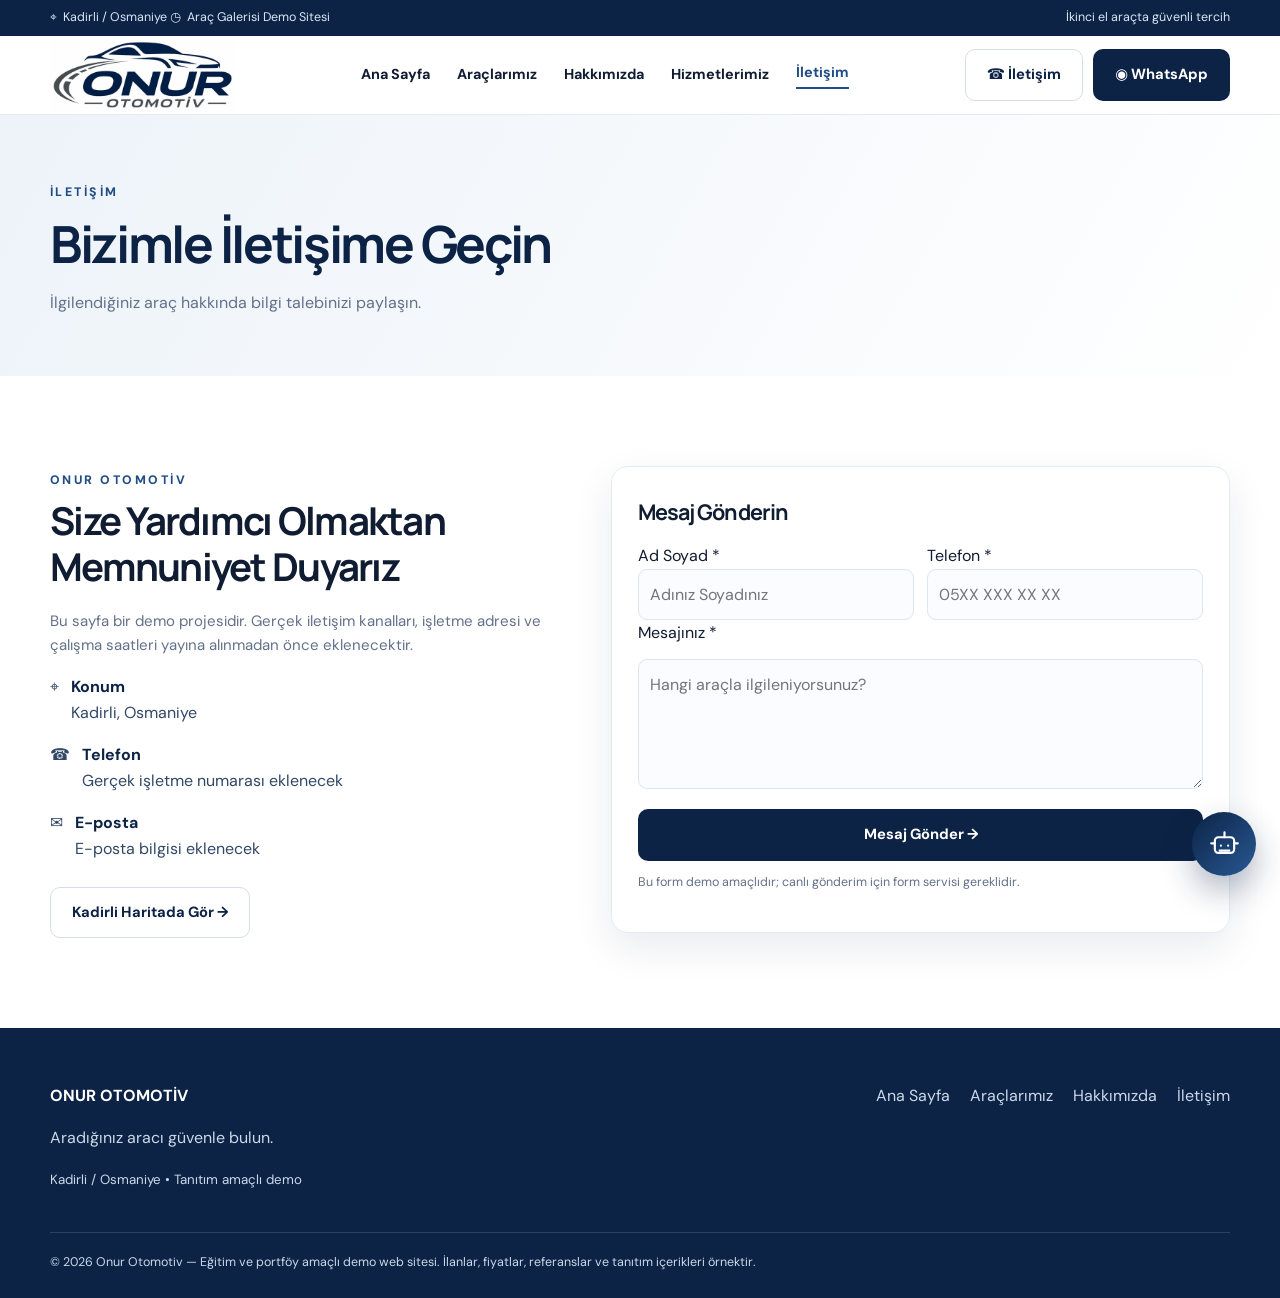
<file: onur-otomotiv/iletisim.html>
<!doctype html>
<!DOCTYPE html>

<!DOCTYPE html>

<html lang="tr"><head><title>İletişim | Onur Otomotiv</title><meta content="Onur Otomotiv Kadirli / Osmaniye iletişim sayfası ve demo bilgi formu." name="description"/><meta charset="utf-8"/><meta content="width=device-width,initial-scale=1" name="viewport"/><meta content="#0c2346" name="theme-color"/><meta content="light" name="color-scheme"/><meta content="index,follow" name="robots"/><link href="assets/favicon.png" rel="icon" sizes="64x64" type="image/png"/><link href="https://fonts.googleapis.com" rel="preconnect"/><link crossorigin="" href="https://fonts.gstatic.com" rel="preconnect"/><link href="style.css" rel="stylesheet"/><link href="chatbot.css" rel="stylesheet"/><link href="assets/apple-touch-icon.png" rel="apple-touch-icon"/></head><body><div class="topbar"><div class="container topbar-inner"><span>⌖  Kadirli / Osmaniye <span>◷  Araç Galerisi Demo Sitesi</span></span><span>İkinci el araçta güvenli tercih</span></div></div>
<header class="header"><div class="container nav"><a aria-label="Onur Otomotiv ana sayfa" class="brand" href="index.html"><img alt="Onur Otomotiv logosu" height="72" src="assets/onur-logo.webp" width="185"/></a><nav aria-label="Ana menü" class="links" id="main-links"><a data-page="index" href="index.html">Ana Sayfa</a><a data-page="araclar" href="araclar.html">Araçlarımız</a><a href="index.html#hakkimizda">Hakkımızda</a><a href="index.html#hizmetler">Hizmetlerimiz</a><a class="active" data-page="iletisim" href="iletisim.html">İletişim</a></nav><div class="nav-actions"><a class="btn btn-outline" data-phone="" href="iletisim.html">☎ İletişim</a><a class="btn btn-primary" data-whatsapp="" href="iletisim.html">◉ WhatsApp</a></div><button aria-controls="main-links" aria-expanded="false" aria-label="Menüyü aç" class="menu-btn" id="menu-toggle" type="button">☰</button></div></header><main><section class="page-hero"><div class="container"><span class="eyebrow">İletişim</span><h1>Bizimle İletişime Geçin</h1><p>İlgilendiğiniz araç hakkında bilgi talebinizi paylaşın.</p></div></section><section class="section"><div class="container contact-grid"><div class="reveal"><span class="eyebrow">Onur Otomotiv</span><h2>Size Yardımcı Olmaktan Memnuniyet Duyarız</h2><p class="contact-sub">Bu sayfa bir demo projesidir. Gerçek iletişim kanalları, işletme adresi ve çalışma saatleri yayına alınmadan önce eklenecektir.</p><div class="contact-detail"><span>⌖</span><div><strong>Konum</strong><br/>Kadirli, Osmaniye</div></div><div class="contact-detail"><span>☎</span><div><strong>Telefon</strong><br/>Gerçek işletme numarası eklenecek</div></div><div class="contact-detail"><span>✉</span><div><strong>E-posta</strong><br/><span data-email="">E-posta bilgisi eklenecek</span></div></div><div style="margin-top:25px"><a class="btn btn-outline" href="https://www.openstreetmap.org/search?query=Kadirli%20Osmaniye" rel="noopener noreferrer" target="_blank">Kadirli Haritada Gör →</a></div></div><form class="contact-form reveal" id="contact-form"><h2 style="font-size:1.35rem">Mesaj Gönderin</h2><div class="form-grid"><div><label for="your-name">Ad Soyad *</label><input autocomplete="name" id="your-name" maxlength="100" name="name" placeholder="Adınız Soyadınız" required=""/></div><div><label for="your-phone">Telefon *</label><input autocomplete="tel" id="your-phone" maxlength="24" name="phone" placeholder="05XX XXX XX XX" required="" type="tel"/></div></div><label for="your-message">Mesajınız *</label><textarea id="your-message" maxlength="1500" name="message" placeholder="Hangi araçla ilgileniyorsunuz?" required=""></textarea><button class="btn btn-primary" type="submit">Mesaj Gönder →</button><p class="form-message" id="form-message" role="status">Bu form demo amaçlıdır; canlı gönderim için form servisi gereklidir.</p></form></div></section></main><footer class="footer"><div class="container"><div class="footer-grid"><div><strong>ONUR OTOMOTİV</strong><p>Aradığınız aracı güvenle bulun.</p><small>Kadirli / Osmaniye • Tanıtım amaçlı demo</small></div><nav aria-label="Alt menü" class="footer-links"><a href="index.html">Ana Sayfa</a><a href="araclar.html">Araçlarımız</a><a href="index.html#hakkimizda">Hakkımızda</a><a href="iletisim.html">İletişim</a></nav></div><div class="copyright">© 2026 Onur Otomotiv — Eğitim ve portföy amaçlı demo web sitesi. İlanlar, fiyatlar, referanslar ve tanıtım içerikleri örnektir.</div></div></footer><script defer="" src="data.js"></script><script defer="" src="app.js"></script><div class="chatbot" id="onur-chatbot"><button aria-controls="onur-chat-panel" aria-expanded="false" aria-label="Onur Asistan sohbetini aç" class="chat-launch" type="button"><svg aria-hidden="true" viewbox="0 0 24 24"><rect height="13" rx="3" width="16" x="4" y="6"></rect><path d="M12 2v4M9 13h.01M15 13h.01M8 17h8M1 11h3M20 11h3"></path></svg></button><section aria-label="Onur Asistan sohbet penceresi" class="chat-panel" hidden="" id="onur-chat-panel" role="dialog"><div class="chat-header"><div aria-hidden="true" class="chat-avatar"><svg viewbox="0 0 24 24"><rect height="13" rx="3" width="16" x="4" y="6"></rect><path d="M12 2v4M9 13h.01M15 13h.01M8 17h8"></path></svg></div><div class="chat-header-title"><strong>Onur Asistan</strong><small>Akıllı araç danışmanı · Demo</small></div><button aria-label="Sohbeti kapat" class="chat-close" type="button">×</button></div><div aria-label="Sohbet mesajları" aria-live="off" class="chat-messages" role="log"></div><div aria-label="Örnek sorular" class="chat-suggestions"></div><form class="chat-compose"><label class="sr-only" for="chat-text-input">Mesajınızı yazın</label><input autocomplete="off" class="chat-input" id="chat-text-input" maxlength="500" placeholder="Sorunuzu buraya yazın..." required="" type="text"/><button aria-label="Mesajı gönder" type="submit"><svg aria-hidden="true" viewbox="0 0 24 24"><path d="m3 11 18-8-8 18-2-8-8-2Z"></path><path d="m11 13 10-10"></path></svg></button></form><span aria-live="polite" class="chat-live"></span></section></div><script defer="True" src="chatbot.js"></script></body></html>
</file>
<file: onur-otomotiv/style.css>
@import url('https://fonts.googleapis.com/css2?family=DM+Sans:wght@400;500;600;700;800&family=Manrope:wght@400;500;600;700;800&display=swap');
:root{--navy:#0c2346;--navy2:#193b6a;--blue:#214d87;--ink:#101c31;--muted:#63718a;--pale:#f4f7fb;--border:#e4eaf2;--white:#fff;--shadow:0 15px 40px rgba(13,38,77,.09);--radius:17px}*{box-sizing:border-box}html{scroll-behavior:smooth;scroll-padding-top:95px}body{margin:0;font-family:'DM Sans',system-ui,sans-serif;color:var(--ink);background:#fff;line-height:1.6}h1,h2,h3{font-family:Manrope,sans-serif;line-height:1.22;letter-spacing:-.045em}h1{font-size:clamp(2.45rem,5.2vw,4.8rem)}h2{font-size:clamp(1.75rem,3vw,2.65rem);margin:.4rem 0 1.1rem}a{text-decoration:none;color:inherit}button,input,select,textarea{font:inherit}button{cursor:pointer}img{display:block;max-width:100%}.container{width:min(1180px,calc(100% - 40px));margin:auto}.topbar{background:var(--navy);color:#dbe5f3;font-size:.78rem}.topbar-inner{display:flex;justify-content:space-between;gap:12px;padding:8px 0}.topbar span+span{margin-left:22px}.header{position:sticky;top:0;background:rgba(255,255,255,.96);backdrop-filter:blur(15px);z-index:50;box-shadow:0 1px 0 #e5eaf0}.nav{min-height:78px;display:flex;align-items:center;justify-content:space-between;gap:20px}.brand{display:flex;align-items:center;flex-shrink:0;max-width:195px}.brand img{width:185px;max-height:65px;object-fit:contain;transition:transform .35s ease,filter .35s ease}.brand:hover img,.brand:focus-visible img{transform:scale(1.08);filter:drop-shadow(0 4px 8px rgba(0,35,80,.15))}.links{display:flex;align-items:center;gap:27px}.links a{font-size:.9rem;font-weight:700;transition:color .25s}.links a:hover,.links a.active{color:var(--blue)}.links a.active::after{content:'';display:block;height:2px;background:var(--blue);margin-top:3px}.nav-actions{display:flex;gap:10px}.btn{display:inline-flex;align-items:center;justify-content:center;gap:10px;border-radius:10px;padding:13px 21px;border:1px solid transparent;font-weight:700;font-size:.92rem;transition:transform .3s ease,background .3s ease,box-shadow .3s ease,color .3s ease;white-space:nowrap}.btn:hover{transform:translateY(-3px);box-shadow:0 10px 23px rgba(0,27,66,.17)}.btn-primary{background:var(--navy);color:#fff}.btn-primary:hover{background:var(--navy2)}.btn-outline{border-color:#d4deea;color:var(--navy);background:#fff}.btn-white{background:#fff;color:var(--navy)}.btn-glass{border-color:rgba(255,255,255,.7);color:#fff;background:rgba(255,255,255,.12);backdrop-filter:blur(10px)}.menu-btn{display:none;border:0;background:#edf3f9;color:var(--navy);padding:8px 12px;border-radius:9px;font-size:1.4rem}.hero{height:min(76vh,700px);min-height:560px;position:relative;color:white;overflow:hidden;background:#26374c}.hero video,.hero-poster{position:absolute;inset:0;width:100%;height:100%;object-fit:cover}.hero video{z-index:1}.hero-poster{z-index:0}.hero:after{content:'';position:absolute;inset:0;z-index:2;background:linear-gradient(90deg,rgba(5,18,39,.83) 0%,rgba(5,18,39,.57) 43%,rgba(5,18,39,.12) 100%)}.hero-content{position:relative;z-index:3;display:flex;flex-direction:column;justify-content:center;align-items:flex-start;height:100%;max-width:1180px}.eyebrow{font-size:.77rem;text-transform:uppercase;letter-spacing:.2em;font-weight:800;color:var(--blue)}.hero .eyebrow{color:#f0f5ff}.hero h1{max-width:690px;margin:20px 0}.hero h1 span{color:#fff}.hero p{max-width:500px;color:#f1f4fa;font-size:1.09rem;margin:0 0 26px}.hero-actions{display:flex;gap:13px;flex-wrap:wrap}.hero-mini{display:flex;gap:25px;margin-top:45px;color:#eef3fb;font-size:.87rem}.hero-mini span{display:flex;align-items:center;gap:8px}.hero-mini b{font-size:1.4rem}.search-wrap{position:relative;z-index:4;margin-top:-42px}.search-box{background:white;padding:22px;box-shadow:var(--shadow);border:1px solid var(--border);border-radius:17px}.search-heading{font-size:1rem;font-weight:800;margin:0 0 15px;color:var(--navy)}.search-grid{display:grid;grid-template-columns:repeat(4,1fr) 1.3fr auto;gap:12px;align-items:end}.field label{display:block;font-size:.74rem;font-weight:800;margin:0 0 6px;color:#34445c}.field select,.field input,.contact-form input,.contact-form textarea{width:100%;min-width:0;border:1px solid #dce5f0;border-radius:9px;background:#fafcff;color:var(--ink);padding:12px 11px;outline:none}.field select:focus,.field input:focus,.contact-form :is(input,textarea):focus{border-color:#4369a1;box-shadow:0 0 0 3px rgba(54,101,166,.12)}.search-grid .btn{height:47px}.section{padding:90px 0}.section-head{display:flex;align-items:flex-end;justify-content:space-between;gap:16px;margin-bottom:28px}.section-head p{color:var(--muted);margin:0}.text-link{font-weight:800;color:var(--navy);white-space:nowrap}.text-link:hover{color:var(--blue)}.cards{display:grid;grid-template-columns:repeat(4,1fr);gap:20px}.car-card{background:#fff;border:1px solid var(--border);border-radius:15px;overflow:hidden;box-shadow:0 8px 24px rgba(15,39,70,.06);transition:transform .35s ease,box-shadow .35s ease}.car-card:hover{transform:translateY(-7px);box-shadow:0 20px 40px rgba(17,42,82,.16)}.car-image{aspect-ratio:1.55;position:relative;overflow:hidden;background:#eaf0f5}.car-image>img{height:100%;width:100%;object-fit:cover;transition:transform .6s cubic-bezier(.2,.8,.2,1)}.car-card:hover .car-image>img{transform:scale(1.07)}.pill{position:absolute;top:13px;left:13px;background:var(--navy);color:white;font-size:.72rem;font-weight:800;border-radius:7px;padding:5px 10px}.fav{position:absolute;right:11px;top:11px;border:none;border-radius:9px;background:#fff;color:var(--navy);width:35px;height:35px;font-size:1.2rem}.fav.is-fav{color:#d43e55}.car-info{padding:17px}.car-info h3{font-size:1rem;margin:0 0 3px;letter-spacing:-.03em}.trim{color:var(--muted);font-size:.8rem;margin:0 0 12px}.specs{display:grid;grid-template-columns:repeat(2,1fr);gap:8px;color:#54657e;font-size:.77rem}.car-bottom{margin-top:15px;display:flex;justify-content:space-between;align-items:center;gap:6px}.price{font-size:1.25rem;font-weight:900;color:var(--navy);letter-spacing:-.04em}.round-link{display:grid;place-items:center;border:1px solid var(--border);border-radius:9px;height:35px;width:35px;color:var(--navy);font-size:1.3rem;transition:background .25s,color .25s}.round-link:hover{background:var(--navy);color:white}.soft{background:var(--pale)}.benefits{display:grid;grid-template-columns:repeat(4,1fr);gap:17px}.benefit{padding:26px 22px;background:white;border:1px solid var(--border);border-radius:14px;transition:transform .3s}.benefit:hover{transform:translateY(-5px)}.benefit .symbol{font-size:2rem;color:var(--blue)}.benefit h3{font-size:1.02rem;margin:14px 0 5px}.benefit p,.about-copy p,.contact-sub{font-size:.94rem;color:var(--muted)}.about-grid{display:grid;grid-template-columns:1fr 1fr;gap:65px;align-items:center}.about-image{width:100%;height:375px;object-fit:cover;border-radius:16px;box-shadow:var(--shadow)}.stats{display:flex;gap:25px;flex-wrap:wrap;margin:25px 0}.stat strong{display:block;color:var(--navy);font:800 1.55rem Manrope}.stat small{color:var(--muted)}.contact-grid{display:grid;grid-template-columns:.9fr 1.1fr;gap:55px;align-items:start}.contact-detail{display:flex;align-items:flex-start;gap:12px;margin-top:17px;color:#314866}.contact-detail strong{color:var(--navy)}.contact-form{background:#fff;border:1px solid var(--border);padding:26px;border-radius:17px;box-shadow:var(--shadow)}.contact-form .form-grid{display:grid;grid-template-columns:1fr 1fr;gap:13px}.contact-form textarea{height:130px;resize:vertical;margin:13px 0}.contact-form .btn{width:100%}.form-message{color:var(--muted);font-size:.78rem}.footer{background:var(--navy);color:#cbd8e8;padding:55px 0 25px}.footer-grid{display:flex;justify-content:space-between;gap:35px;align-items:start}.footer strong{color:#fff}.footer a:hover{color:#fff}.footer-links{display:flex;gap:20px;flex-wrap:wrap}.copyright{border-top:1px solid rgba(255,255,255,.13);margin-top:40px;padding-top:20px;font-size:.78rem}.floating-wa{position:fixed;right:24px;bottom:24px;background:#20bd69;color:white;z-index:70;border-radius:50%;height:60px;width:60px;display:grid;place-items:center;font-size:1.75rem;box-shadow:0 10px 27px #1a7b3a55;transition:transform .3s}.floating-wa:hover{transform:scale(1.08)}.page-hero{background:linear-gradient(120deg,#edf3f9,#fff);padding:64px 0 44px}.page-hero h1{font-size:clamp(2.1rem,4vw,3.2rem);color:var(--navy);margin:8px 0}.page-hero p{color:var(--muted)}.listing-layout{display:grid;grid-template-columns:245px 1fr;gap:28px}.filter-panel{background:white;padding:20px;border-radius:14px;border:1px solid var(--border);height:max-content;position:sticky;top:100px}.filter-panel .field{margin-bottom:15px}.listing-top{display:flex;justify-content:space-between;align-items:center;margin-bottom:20px;gap:12px}.listing-cards{grid-template-columns:repeat(3,1fr)}.empty{padding:50px;text-align:center;background:var(--pale);border-radius:14px;color:var(--muted)}.detail-grid{display:grid;grid-template-columns:1.4fr .8fr;gap:25px}.main-photo-wrap{background:#f7f9fc;border:1px solid var(--border);border-radius:16px;padding:10px}.detail-gallery .main-photo{aspect-ratio:1.5;object-fit:contain;width:100%;border-radius:12px;background:#fff}.thumbs{display:flex;flex-wrap:wrap;gap:10px;margin-top:12px}.thumbs button{width:96px;height:72px;border:2px solid transparent;background:#fff;border-radius:10px;overflow:hidden;padding:0;box-shadow:0 4px 14px rgba(13,38,77,.06)}.thumbs button.current{border-color:var(--navy)}.thumbs img{width:100%;height:100%;object-fit:contain;background:#fff}.detail-box{border:1px solid var(--border);border-radius:15px;padding:25px;box-shadow:var(--shadow);height:max-content}.detail-box h2{font-size:1.7rem}.detail-box .price{font-size:2rem;display:block;margin:15px 0}.detail-specs{display:grid;grid-template-columns:1fr 1fr;gap:15px;margin:25px 0}.detail-specs div{border-bottom:1px solid var(--border);padding-bottom:9px}.detail-specs span{display:block;font-size:.76rem;color:var(--muted)}.detail-specs strong{font-size:.91rem}.detail-box .btn{width:100%;margin-top:9px}.detail-description{background:var(--pale);padding:24px;border-radius:12px;margin-top:20px}.demo-notice{background:#fff7e9;border:1px solid #ffe2a8;color:#78511e;border-radius:10px;padding:11px 15px;margin:22px 0;font-size:.82rem}.reveal{opacity:0;transform:translateY(24px);transition:opacity .7s ease,transform .7s ease}.reveal.visible{opacity:1;transform:none}.sr-only{position:absolute;width:1px;height:1px;overflow:hidden;clip:rect(0,0,0,0)}
@media(max-width:1100px){.links{gap:15px}.nav-actions .btn-outline{display:none}.cards{grid-template-columns:repeat(3,1fr)}.listing-cards{grid-template-columns:repeat(2,1fr)}.search-grid{grid-template-columns:repeat(3,1fr)}.search-grid .btn{height:auto}}@media(max-width:760px){.topbar span:nth-child(2),.topbar-inner>span:last-child{display:none}.container{width:min(100% - 28px,1180px)}.nav{min-height:70px}.brand img{width:150px}.menu-btn{display:block}.nav-actions{display:none}.links{display:none;position:absolute;left:0;right:0;top:70px;flex-direction:column;align-items:stretch;padding:20px;background:white;box-shadow:var(--shadow);gap:18px}.links.open{display:flex}.hero{height:630px;min-height:0}.hero:after{background:linear-gradient(90deg,rgba(5,18,39,.88),rgba(5,18,39,.35))}.hero h1{font-size:clamp(2.6rem,9vw,4.1rem)}.hero-mini{gap:15px;flex-wrap:wrap;margin-top:34px}.search-grid{grid-template-columns:repeat(2,1fr)}.search-grid .btn{grid-column:span 2}.section{padding:65px 0}.cards,.benefits{grid-template-columns:repeat(2,1fr)}.about-grid,.contact-grid,.detail-grid,.listing-layout{grid-template-columns:1fr}.filter-panel{position:static}.listing-cards{grid-template-columns:repeat(2,1fr)}.about-image{height:290px}.footer-grid{flex-direction:column}.section-head{align-items:start;flex-direction:column}}@media(max-width:490px){.topbar{font-size:.72rem}.hero{height:590px}.hero h1{font-size:2.5rem}.hero-mini{display:none}.hero-actions .btn{padding:12px 14px;font-size:.82rem}.search-grid{grid-template-columns:1fr}.search-grid .btn{grid-column:auto}.cards,.listing-cards,.benefits{grid-template-columns:1fr}.contact-form .form-grid{grid-template-columns:1fr}.section-head{margin-bottom:18px}.detail-specs{grid-template-columns:1fr 1fr}.price{font-size:1.25rem}}@media(prefers-reduced-motion:reduce){*,*::before,*::after{animation:none!important;transition:none!important;scroll-behavior:auto!important}.reveal{opacity:1;transform:none}}

/* Revizyon 2 — WebP fotoğraflar, otomatik videosuz açılış, responsive envanter. */
:root { --navy:#0c2346; --navy2:#193b6a; --blue:#214d87; }
html,body { overflow-x:clip; }
img { max-width:100%; }
:where(a,button,input,select,textarea):focus-visible { outline:3px solid #477dc6; outline-offset:3px; }
.brand { width:195px; min-width:0; overflow:visible; }
.brand img { display:block; width:185px; height:auto; max-height:72px; object-fit:contain; }
.hero-picture,.hero-picture .hero-poster { position:absolute; inset:0; width:100%; height:100%; }
.hero-picture { z-index:0; }
.hero-picture .hero-poster { object-fit:cover; object-position:50% center; }
.hero:after { z-index:1; background:linear-gradient(90deg,rgba(5,18,39,.84),rgba(5,18,39,.57) 43%,rgba(5,18,39,.12)); }
.hero-content { z-index:2; }
.cards { grid-template-columns:repeat(4,minmax(0,1fr)); }
.listing-cards { grid-template-columns:repeat(3,minmax(0,1fr)); }
.car-card { min-width:0; display:flex; flex-direction:column; }
.car-image { aspect-ratio:3 / 2; background:#edf2f7; position:relative; overflow:hidden; }
.car-image .car-image-link { display:flex; align-items:center; justify-content:center; width:100%; height:100%; overflow:hidden; }
.car-image .car-image-link img {
  display:block; width:100%; height:100%; object-fit:contain; object-position:center;
  max-height:100%; max-width:100%; transform:none; transition:filter .3s ease;
}
.car-card:hover .car-image .car-image-link img { transform:none; filter:brightness(1.035); }
.car-image .fav { z-index:2; }
.car-info { flex:1; display:flex; flex-direction:column; }
.car-info h3 a:hover { color:var(--blue); }
.car-bottom { margin-top:auto; padding-top:18px; flex-wrap:wrap; }
.car-bottom .price { font-size:clamp(1.05rem,1.55vw,1.24rem); }
.specs { grid-template-columns:repeat(2,minmax(0,1fr)); }
.specs span { min-width:0; }
.main-photo-wrap {
  width:100%; aspect-ratio:3 / 2; background:#eef2f6; border:1px solid var(--border);
  display:flex; align-items:center; justify-content:center; overflow:hidden; border-radius:16px;
}
.detail-gallery .main-photo {
  width:100%; height:100%; display:block; object-fit:contain; object-position:center;
  aspect-ratio:auto; border-radius:0; image-rendering:auto;
}
.detail-grid { grid-template-columns:minmax(0,1.35fr) minmax(285px,.83fr); align-items:start; }
.detail-grid>*,.listing-layout>*,.about-grid>* { min-width:0; }
.detail-box h1 { font-size:clamp(1.6rem,3vw,2rem); margin:12px 0; line-height:1.2; }
.detail-specs { margin:22px 0; gap:12px; }
.detail-specs dt { font-size:.76rem; color:var(--muted); }
.detail-specs dd { font-weight:750; margin:2px 0 0; overflow-wrap:anywhere; }
.thumbs { flex-wrap:wrap; }
.thumbs button { width:105px; height:72px; border-radius:9px; background:#eef2f6; cursor:pointer; }
.thumbs img { width:100%; height:100%; object-fit:contain; }
.photo-open { display:inline-block; color:var(--blue); font-weight:700; margin-top:12px; font-size:.88rem; }
.photo-open:hover { text-decoration:underline; }
.breadcrumbs { display:flex; gap:9px; align-items:center; flex-wrap:wrap; margin:0 0 20px; color:#63718a; font-size:.88rem; }
.breadcrumbs a:hover { color:var(--blue); text-decoration:underline; }
.detail-description { margin-top:22px; }
.detail-description h2 { font-size:1.3rem; }
.js-motion .reveal { opacity:0; transform:translateY(18px); transition:opacity .65s ease,transform .65s ease; }
.js-motion .reveal.visible { opacity:1; transform:none; }

@media(max-width:1160px) {
  .container { width:min(100% - 38px,1180px); }
  .nav { gap:14px; }
  .links { gap:15px; }
  .nav-actions .btn { padding:11px 12px; font-size:.83rem; }
  .search-grid { grid-template-columns:repeat(3,minmax(0,1fr)); }
  .search-grid .btn { min-height:46px; }
  .cards { grid-template-columns:repeat(3,minmax(0,1fr)); }
  .listing-cards { grid-template-columns:repeat(2,minmax(0,1fr)); }
}
@media(max-width:1050px) {
  .header .nav { position:relative; }
  .menu-btn { display:block; margin-left:auto; min-width:44px; min-height:44px; }
  .links {
    display:none; position:absolute; top:100%; left:0; right:0; background:white;
    z-index:51; padding:16px 18px 20px; box-shadow:0 16px 25px rgba(13,38,77,.14);
    border:1px solid var(--border); border-radius:0 0 14px 14px;
    flex-direction:column; align-items:stretch; gap:13px;
  }
  .links.open { display:flex; }
  .links a { padding:7px 6px; }
  .nav-actions { margin-left:auto; }
  .detail-grid { grid-template-columns:minmax(0,1fr) minmax(270px,.85fr); }
}
@media(max-width:840px) {
  .nav-actions { display:none; }
  .cards { grid-template-columns:repeat(2,minmax(0,1fr)); }
  .listing-layout { grid-template-columns:1fr; }
  .filter-panel { position:static; display:grid; grid-template-columns:repeat(2,minmax(0,1fr)); gap:0 14px; }
  .filter-panel h3,.filter-panel>.btn,.filter-panel>button { grid-column:1/-1; }
  .filter-panel .field { min-width:0; }
  .listing-cards { grid-template-columns:repeat(2,minmax(0,1fr)); }
  .detail-grid,.about-grid,.contact-grid { grid-template-columns:1fr; }
  .detail-box { max-width:none; }
  .search-wrap { margin-top:-22px; }
  .hero { min-height:540px; height:65svh; max-height:650px; }
  .hero h1 { font-size:clamp(2.25rem,6.5vw,3.8rem); }
}
@media(max-width:620px) {
  .topbar { font-size:.7rem; }
  .topbar-inner { gap:0; padding:6px 0; }
  .topbar-inner>span:last-child { display:none; }
  .topbar span+span { display:none; }
  .container { width:calc(100% - 28px); }
  .nav { min-height:70px; }
  .brand { width:164px; }
  .brand img { width:160px; }
  .hero { min-height:525px; height:auto; }
  .hero-content { padding:65px 0 72px; min-height:525px; }
  .hero:after { background:linear-gradient(90deg,rgba(5,18,39,.91),rgba(5,18,39,.48)); }
  .hero-picture .hero-poster { object-position:56% center; }
  .hero h1 { font-size:clamp(2.2rem,9vw,3.1rem); margin:14px 0; }
  .hero p { font-size:.96rem; line-height:1.55; }
  .hero-mini { margin-top:24px; gap:9px 16px; font-size:.76rem; }
  .hero-actions { gap:9px; }
  .hero-actions .btn { padding:12px 14px; font-size:.81rem; }
  .search-wrap { margin-top:-18px; }
  .search-box { padding:16px; border-radius:14px; }
  .search-grid { grid-template-columns:repeat(2,minmax(0,1fr)); gap:10px; }
  .search-grid .btn { grid-column:1/-1; }
  .section { padding:57px 0; }
  .cards,.listing-cards,.benefits { grid-template-columns:repeat(2,minmax(0,1fr)); gap:13px; }
  .car-info { padding:12px; }
  .car-info h3 { font-size:.92rem; }
  .specs { gap:5px; font-size:.72rem; }
  .car-bottom .price { font-size:1.04rem; }
  .listing-top { flex-direction:column; align-items:stretch; }
  .listing-top select { width:100%; }
  .about-grid { gap:28px; }
  .about-image { height:auto; aspect-ratio:3/2; }
  .detail-specs { grid-template-columns:repeat(2,minmax(0,1fr)); }
  .contact-form { padding:18px; }
  .footer { padding:40px 0 20px; }
  .footer-links { gap:12px; }
}
@media(max-width:460px) {
  .hero { min-height:540px; }
  .hero-content { min-height:540px; }
  .hero-mini { display:none; }
  .hero h1 { font-size:clamp(2.1rem,9vw,2.55rem); }
  .search-grid { grid-template-columns:1fr; }
  .search-grid .btn { grid-column:auto; }
  .cards,.listing-cards,.benefits { grid-template-columns:1fr; gap:17px; }
  .car-image { aspect-ratio:3/2; }
  .car-info { padding:17px; }
  .car-info h3 { font-size:1.08rem; }
  .specs { font-size:.84rem; }
  .car-bottom .price { font-size:1.3rem; }
  .filter-panel { display:block; }
  .contact-form .form-grid { grid-template-columns:1fr; }
  .page-hero { padding:44px 0 28px; }
  .detail-specs { grid-template-columns:1fr 1fr; }
  .hero-actions .btn { width:100%; justify-content:center; }
  .hero-actions { width:100%; max-width:295px; }
  .floating-wa { width:53px; height:53px; right:14px; bottom:14px; }
}
@media(prefers-reduced-motion:reduce) {
  .js-motion .reveal,.js-motion .reveal.visible { opacity:1; transform:none; }
  .car-card:hover,.benefit:hover,.btn:hover { transform:none; }
}

/* Content stays visible even without JavaScript or scrolling; the entrance effect is progressive enhancement. */
.reveal,.js-motion .reveal { opacity:1; transform:none; transition:none; }
@keyframes soft-enter { from { opacity:.84; transform:translateY(12px); } to { opacity:1; transform:none; } }
.js-motion .reveal.visible { animation:soft-enter .62s cubic-bezier(.2,.75,.2,1) both; }
@media(prefers-reduced-motion:reduce) { .js-motion .reveal.visible { animation:none; } }
</file>
<file: onur-otomotiv/chatbot.css>
/* Accessible Onur Asistan widget; isolated from existing page layout. */
.chatbot{position:fixed;right:24px;bottom:24px;z-index:1000;font-family:'DM Sans',system-ui,sans-serif;color:#14243d}
.chat-launch{width:64px;height:64px;display:flex;align-items:center;justify-content:center;border:0;border-radius:50%;color:#fff;background:linear-gradient(135deg,#0c2346,#285994);box-shadow:0 15px 33px rgba(12,35,70,.32);cursor:pointer;transition:transform .25s ease,box-shadow .25s ease}
.chat-launch:hover,.chat-launch:focus-visible{transform:scale(1.06);box-shadow:0 17px 36px rgba(12,35,70,.42)}
.chat-launch svg{width:29px;height:29px;fill:none;stroke:currentColor;stroke-width:1.8;stroke-linecap:round;stroke-linejoin:round}
.chat-launch:focus-visible,.chat-close:focus-visible,.chat-prompt:focus-visible,.chat-compose button:focus-visible,.chat-input:focus-visible{outline:3px solid #5aa8ff;outline-offset:2px}
.chat-panel{position:absolute;right:0;bottom:79px;width:min(380px,calc(100vw - 28px));height:min(600px,calc(100dvh - 115px));border:1px solid #dce5f0;border-radius:18px;box-shadow:0 25px 70px rgba(12,35,70,.24);background:#fff;overflow:hidden;display:flex;flex-direction:column}
.chat-panel[hidden]{display:none!important}
.chat-header{background:linear-gradient(120deg,#0c2346,#1b4378);color:#fff;padding:16px;display:flex;align-items:center;gap:11px;flex:0 0 auto}
.chat-avatar{display:grid;place-items:center;width:39px;height:39px;border-radius:12px;background:rgba(255,255,255,.14);flex:0 0 auto}
.chat-avatar svg{width:25px;height:25px;stroke:#fff;fill:none;stroke-width:1.8}
.chat-header-title{flex:1;min-width:0;line-height:1.3}.chat-header-title strong{display:block;font-size:1rem}.chat-header-title small{font-size:.74rem;color:#d5e6fb}
.chat-close{border:0;background:rgba(255,255,255,.12);width:30px;height:30px;border-radius:9px;color:#fff;font-size:23px;line-height:1;cursor:pointer}
.chat-messages{flex:1;overflow-y:auto;overscroll-behavior:contain;background:#f5f8fc;padding:16px 13px;display:flex;flex-direction:column;gap:12px;scrollbar-width:thin}
.chat-message{padding:11px 13px;border-radius:14px;max-width:92%;font-size:.84rem;line-height:1.55;overflow-wrap:anywhere;box-shadow:0 2px 7px rgba(13,38,77,.04)}
.chat-message p{margin:0 0 8px}.chat-message p:last-child{margin-bottom:0}
.chat-bot{align-self:flex-start;background:#fff;color:#23364f;border-bottom-left-radius:4px;border:1px solid #e4eaf2}
.chat-user{align-self:flex-end;background:#0c2346;color:#fff;border-bottom-right-radius:4px;white-space:pre-wrap}
.chat-message a{color:#174a91;font-weight:750;text-decoration:underline;text-underline-offset:2px}
.chat-disclaimer{display:block;margin-top:9px;color:#66778f;line-height:1.4;font-size:.68rem}
.chat-car{display:grid;grid-template-columns:1fr auto;gap:1px 9px;text-decoration:none!important;color:#172d4d!important;border:1px solid #dce6f2;background:#f9fbfe;border-radius:10px;padding:10px;margin:7px 0}
.chat-car:hover{background:#edf5ff}.chat-car-title{grid-column:1;font-weight:800;font-size:.8rem}.chat-car-sub{grid-column:1;font-size:.7rem;color:#64738a;font-weight:400}.chat-car strong{grid-column:1;font-size:.8rem;color:#0c2346}.chat-arrow{grid-column:2;grid-row:1/4;align-self:center;color:#1e5aa0;font-size:1.1rem}
.chat-all{display:block;margin-top:8px;font-size:.78rem}
.chat-suggestions{display:flex;gap:7px;flex-wrap:wrap;padding:11px 13px;max-height:105px;overflow-y:auto;background:#fff;border-top:1px solid #e8edf4}
.chat-prompt{border:1px solid #cbd8e7;border-radius:20px;background:#fff;color:#164474;font-size:.7rem;font-weight:700;padding:7px 10px;cursor:pointer;transition:background .2s ease,border-color .2s ease}
.chat-prompt:hover{background:#eff6ff;border-color:#7599c4}
.chat-compose{display:flex;gap:8px;padding:12px;background:#fff;border-top:1px solid #e8edf4}
.chat-input{min-width:0;flex:1;border:1px solid #d9e3ee;border-radius:24px;padding:10px 13px;font-size:.82rem;color:#1b2e4a;outline:none;background:#fff}
.chat-compose button{display:grid;place-items:center;width:40px;height:40px;flex:0 0 40px;border-radius:50%;background:#0c2346;color:#fff;border:0;cursor:pointer}
.chat-compose button:hover{background:#285994}.chat-compose button svg{width:19px;height:19px;stroke:currentColor;fill:none;stroke-width:2;stroke-linecap:round;stroke-linejoin:round}
.chat-live{position:absolute;width:1px;height:1px;overflow:hidden;clip:rect(0 0 0 0)}
@media(max-width:520px){.chatbot{right:12px;bottom:12px}.chat-launch{width:56px;height:56px}.chat-panel{bottom:66px;width:calc(100vw - 24px);height:min(610px,calc(100dvh - 95px));border-radius:15px}.chat-suggestions{max-height:98px}}
@media(prefers-reduced-motion:reduce){.chat-launch,.chat-prompt{transition:none}.chat-launch:hover{transform:none}}
</file>
